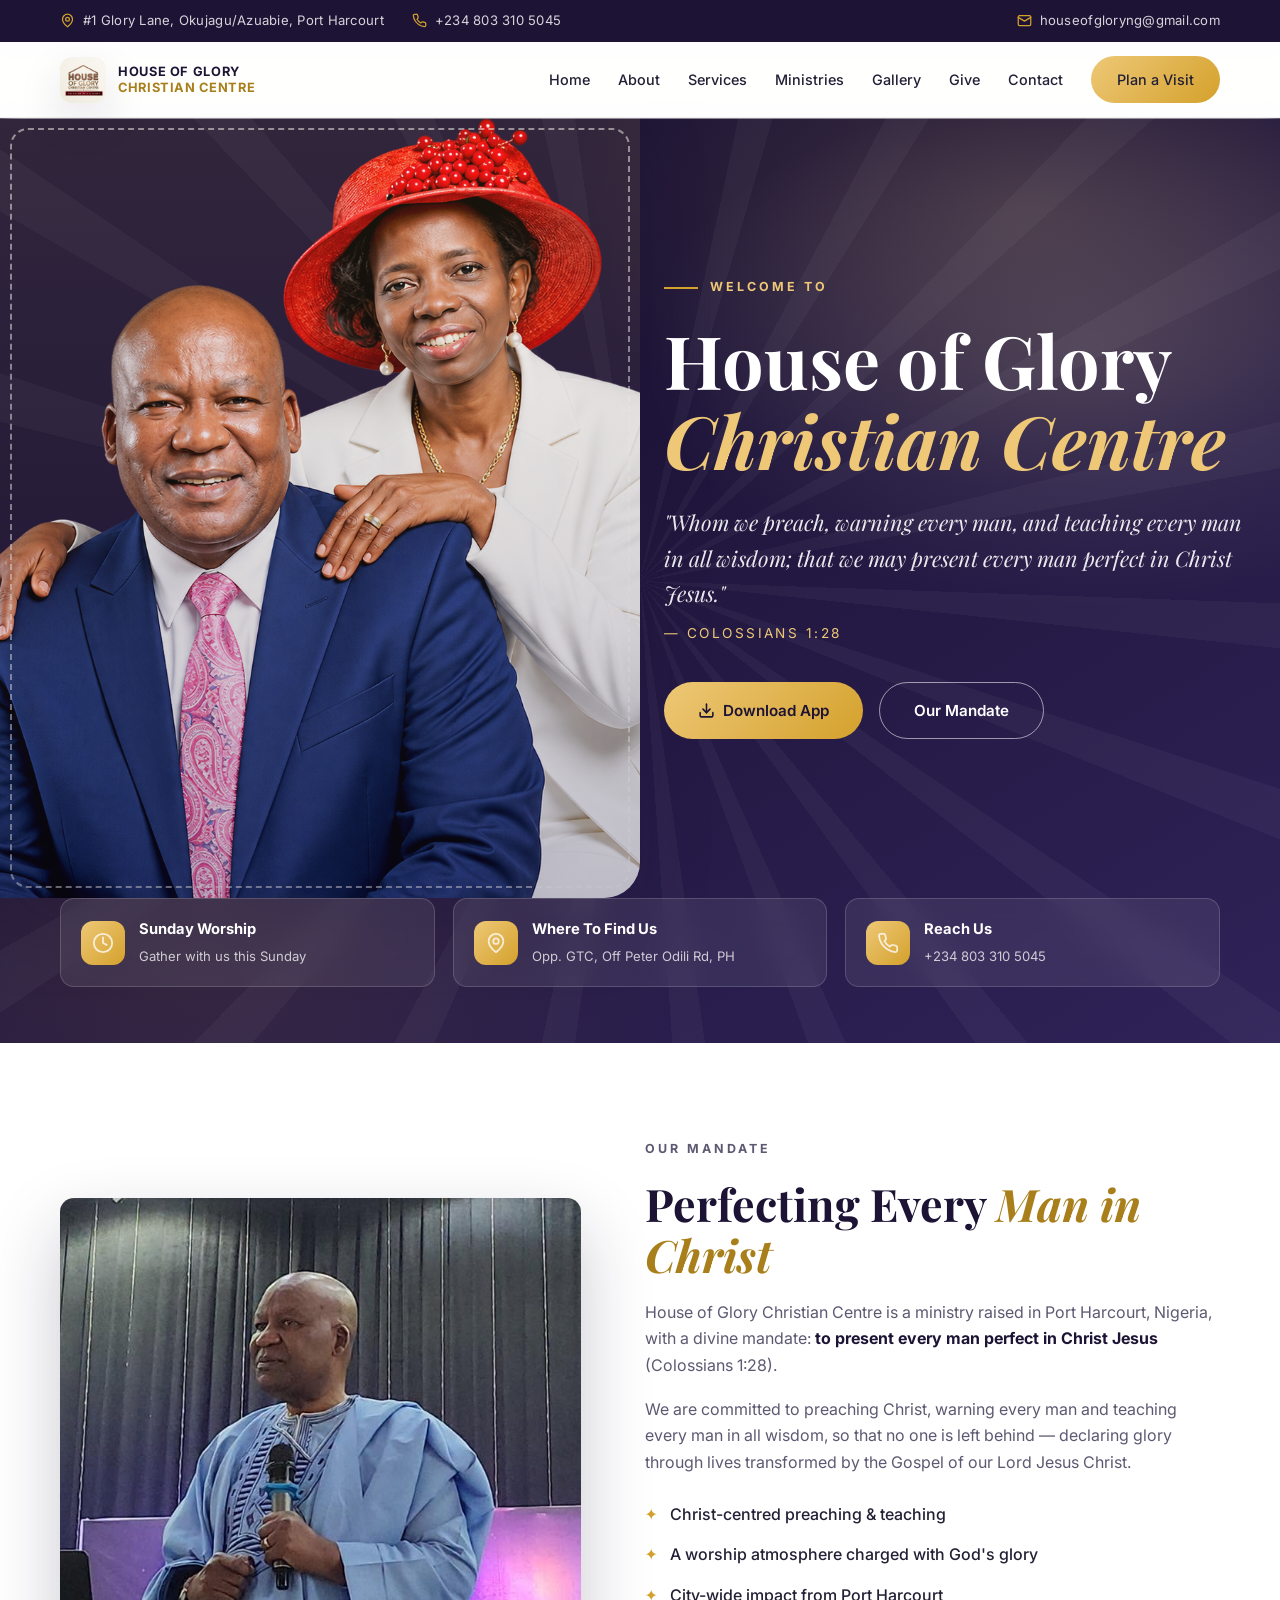
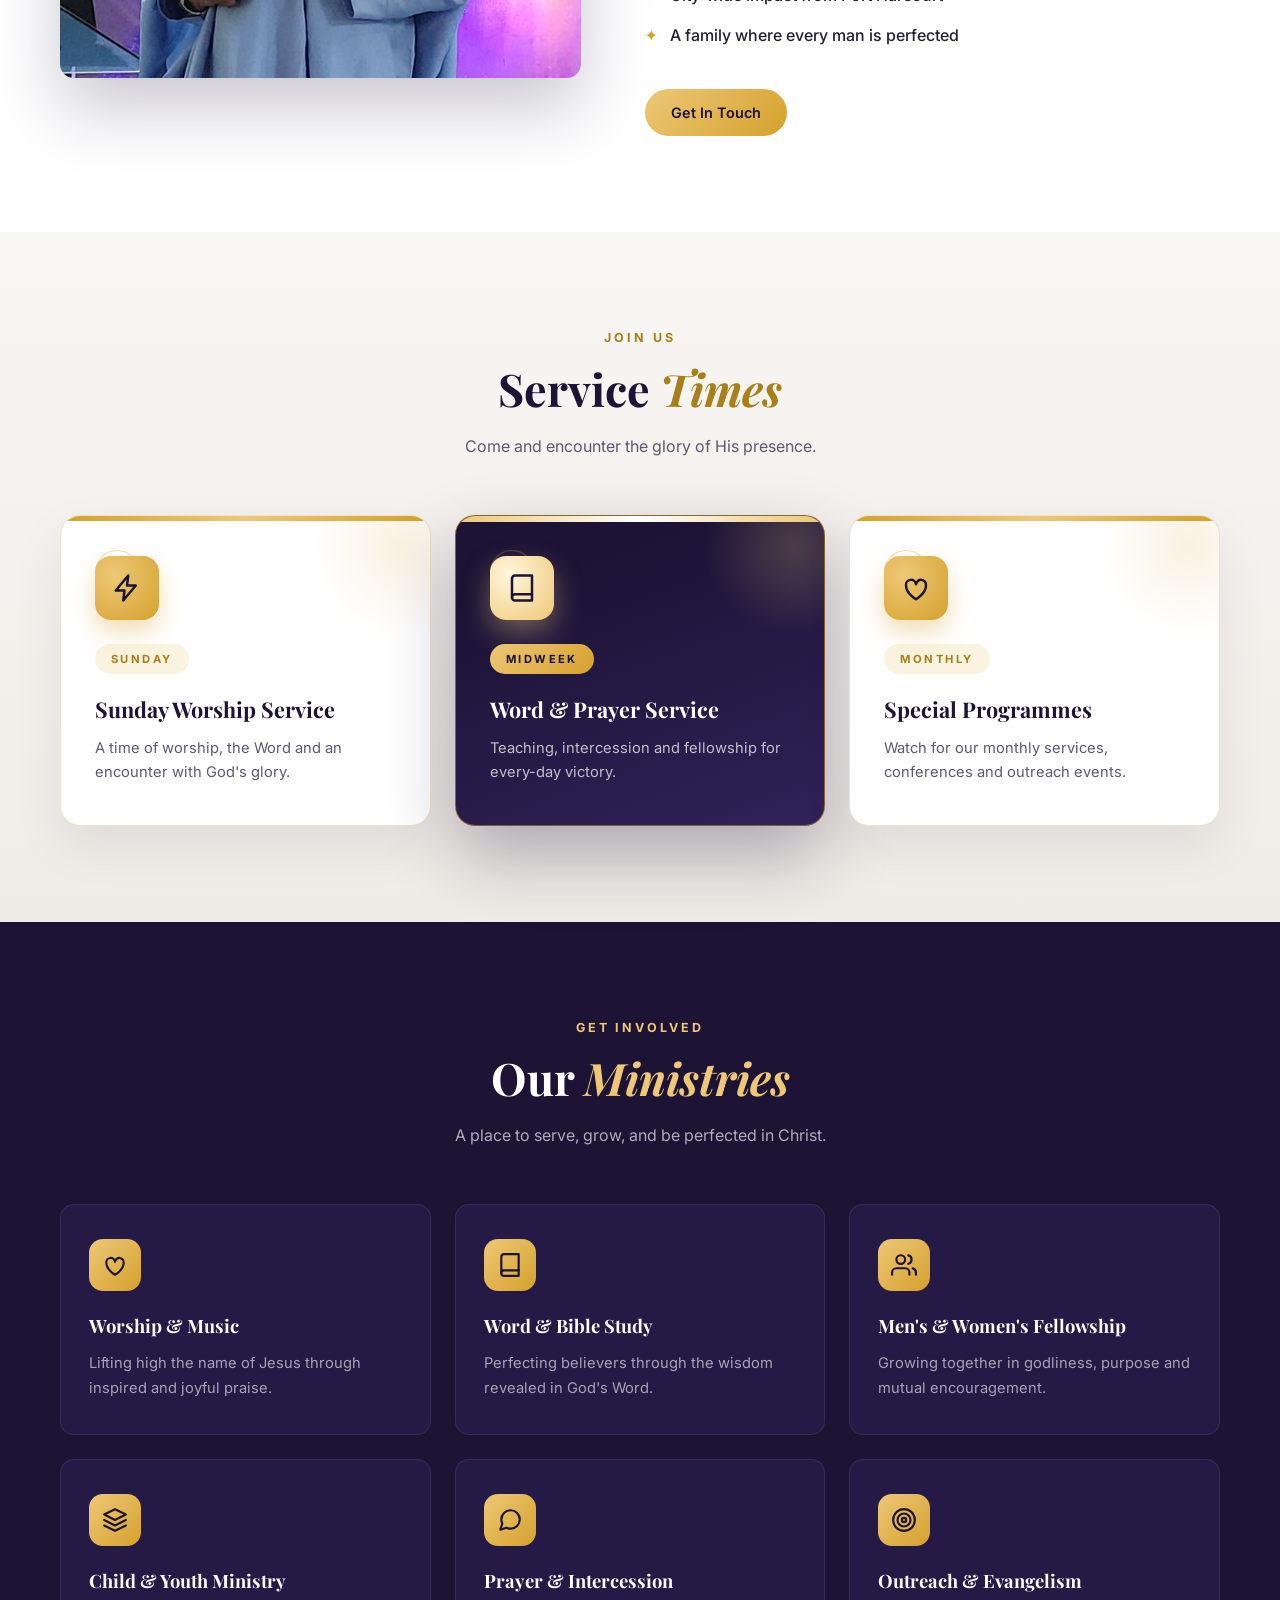
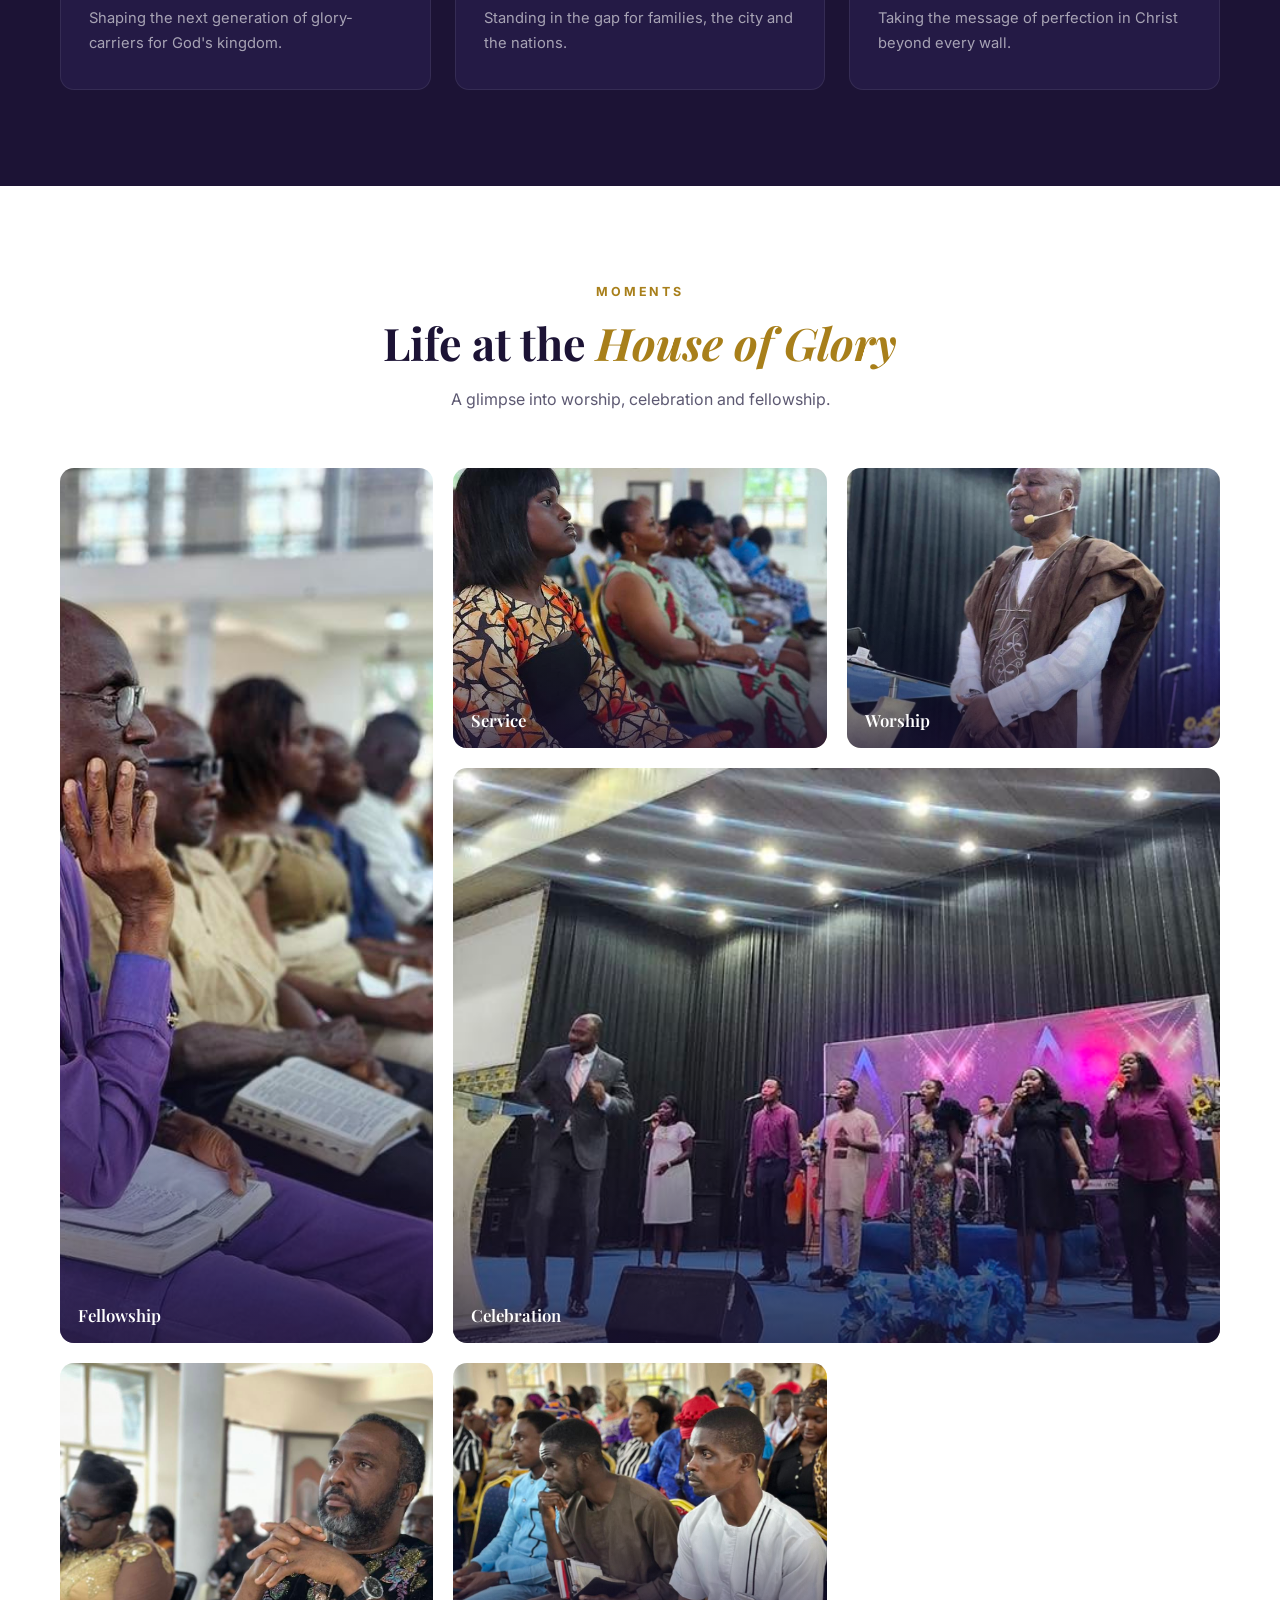
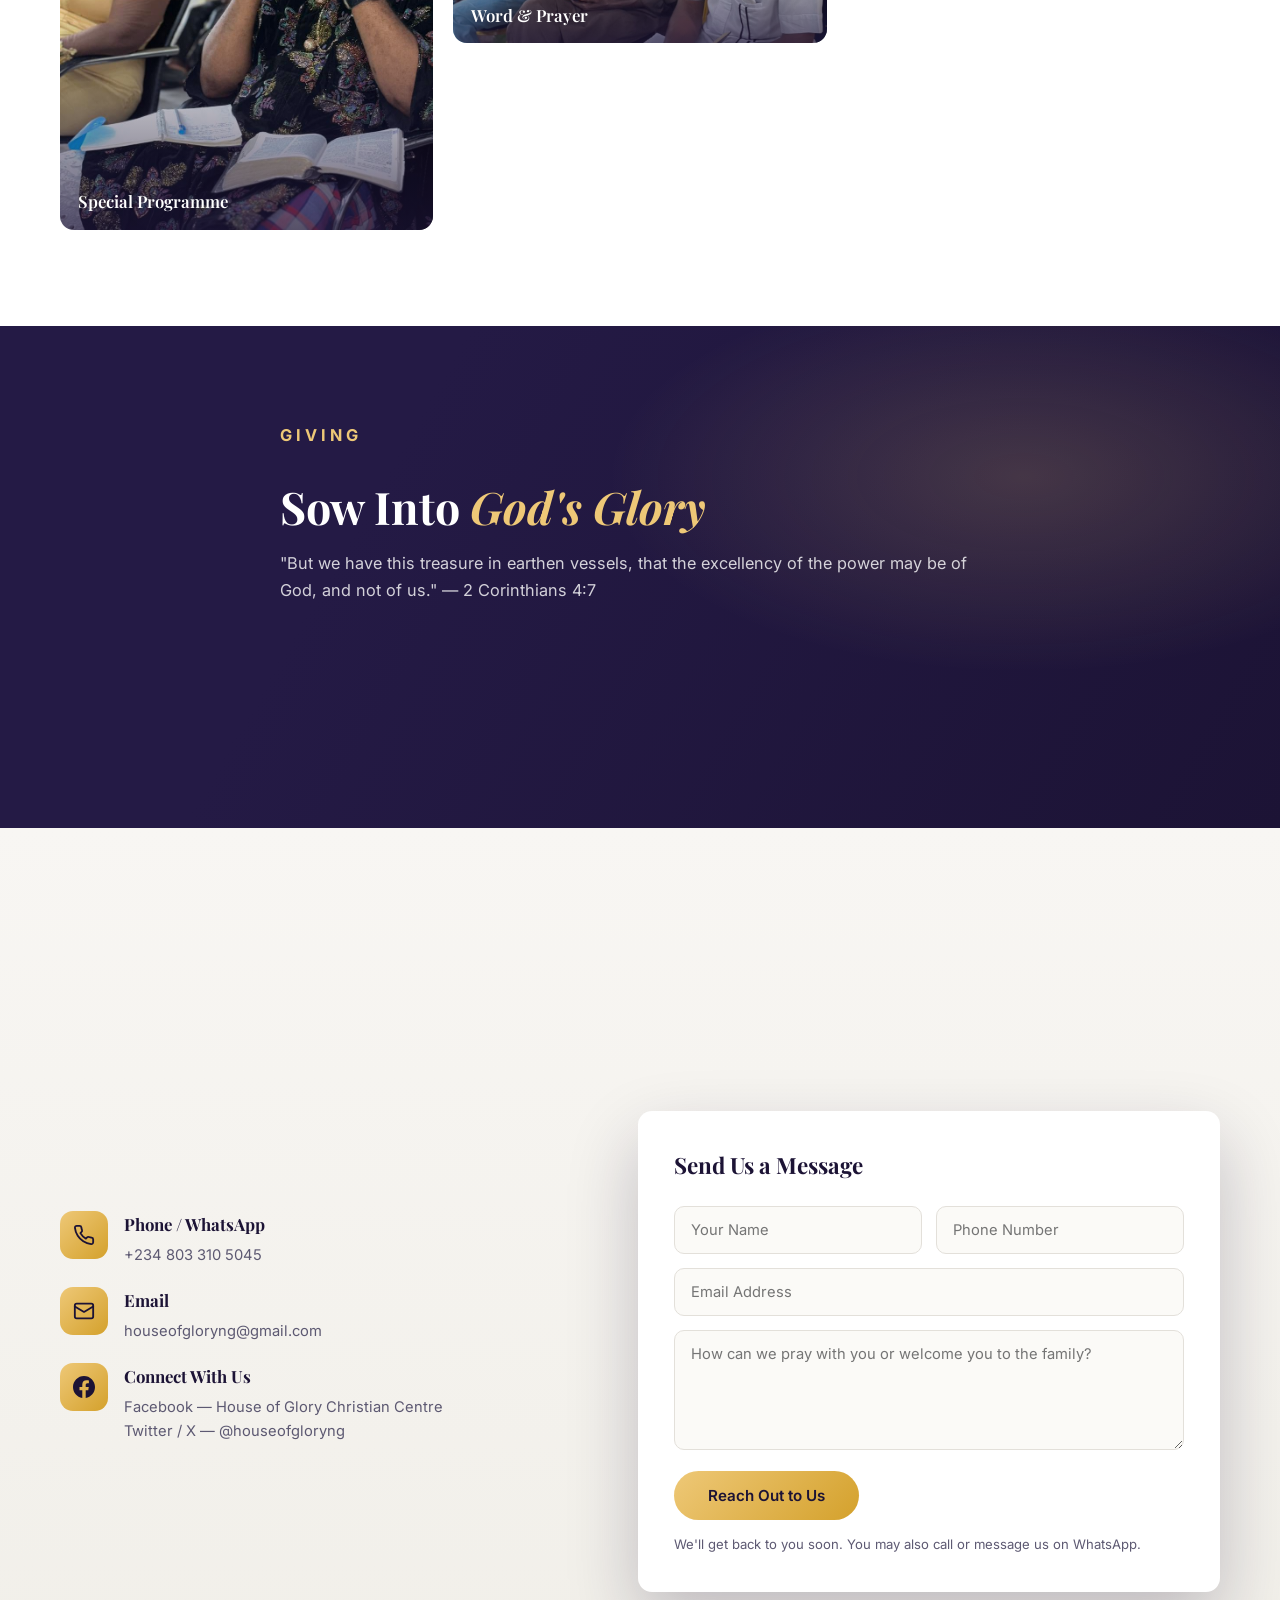
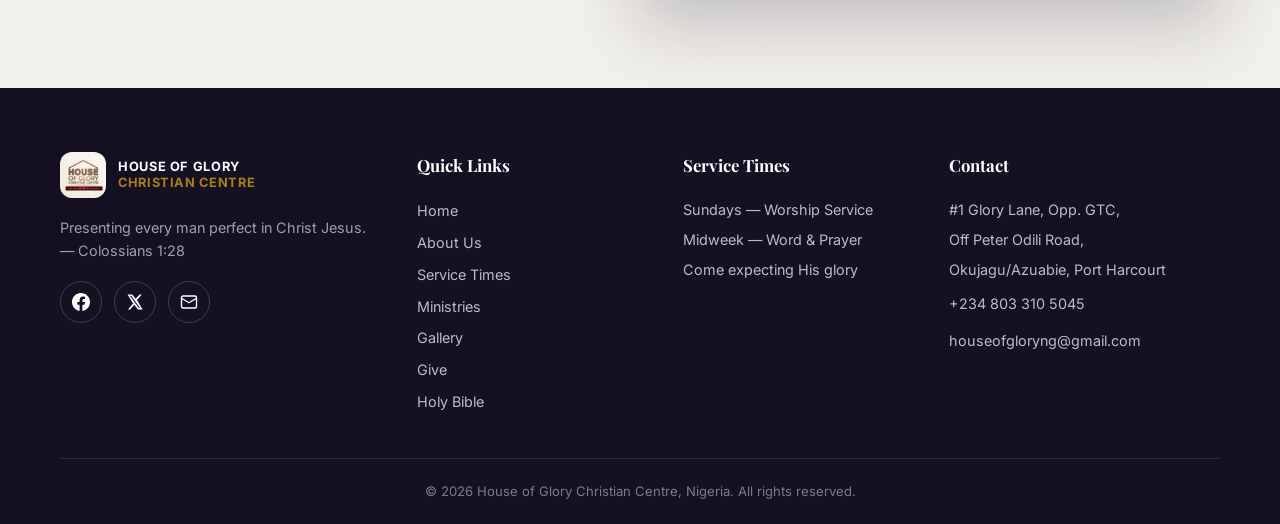
<file: index.html>
<!DOCTYPE html>
<html lang="en">
<head>
  <meta charset="UTF-8" />
  <meta name="viewport" content="width=device-width, initial-scale=1.0" />
  <title>House of Glory Christian Centre | Port Harcourt</title>
  <link rel="icon" type="image/jpeg" href="logo.jpg" />
  <meta name="description" content="House of Glory Christian Centre, Port Harcourt. Presenting every man perfect in Christ Jesus — Colossians 1:28. Join us for worship in Port Harcourt, Nigeria." />
  <meta name="theme-color" content="#1c1335" />
  <link rel="manifest" href="manifest.json" />
  <link rel="apple-touch-icon" href="apple-touch-icon.png" />
  <link rel="apple-touch-startup-image" href="img/splash/apple-splash-1320x2868.jpg" media="(device-width: 440px) and (device-height: 956px) and (-webkit-device-pixel-ratio: 3)">
  <link rel="apple-touch-startup-image" href="img/splash/apple-splash-1290x2796.jpg" media="(device-width: 430px) and (device-height: 932px) and (-webkit-device-pixel-ratio: 3)">
  <link rel="apple-touch-startup-image" href="img/splash/apple-splash-1284x2778.jpg" media="(device-width: 428px) and (device-height: 926px) and (-webkit-device-pixel-ratio: 3)">
  <link rel="apple-touch-startup-image" href="img/splash/apple-splash-1242x2688.jpg" media="(device-width: 414px) and (device-height: 896px) and (-webkit-device-pixel-ratio: 3)">
  <link rel="apple-touch-startup-image" href="img/splash/apple-splash-1179x2556.jpg" media="(device-width: 393px) and (device-height: 852px) and (-webkit-device-pixel-ratio: 3)">
  <link rel="apple-touch-startup-image" href="img/splash/apple-splash-1170x2532.jpg" media="(device-width: 390px) and (device-height: 844px) and (-webkit-device-pixel-ratio: 3)">
  <link rel="apple-touch-startup-image" href="img/splash/apple-splash-1125x2436.jpg" media="(device-width: 375px) and (device-height: 812px) and (-webkit-device-pixel-ratio: 3)">
  <link rel="apple-touch-startup-image" href="img/splash/apple-splash-828x1792.jpg" media="(device-width: 414px) and (device-height: 896px) and (-webkit-device-pixel-ratio: 2)">
  <link rel="apple-touch-startup-image" href="img/splash/apple-splash-750x1334.jpg" media="(device-width: 375px) and (device-height: 667px) and (-webkit-device-pixel-ratio: 2)">
  <link rel="apple-touch-startup-image" href="img/splash/apple-splash-2048x2732.jpg" media="(device-width: 1024px) and (device-height: 1366px) and (-webkit-device-pixel-ratio: 2)">
  <link rel="apple-touch-startup-image" href="img/splash/apple-splash-1668x2388.jpg" media="(device-width: 834px) and (device-height: 1194px) and (-webkit-device-pixel-ratio: 2)">
  <link rel="apple-touch-startup-image" href="img/splash/apple-splash-1640x2360.jpg" media="(device-width: 820px) and (device-height: 1180px) and (-webkit-device-pixel-ratio: 2)">
  <link rel="apple-touch-startup-image" href="img/splash/apple-splash-1536x2048.jpg" media="(device-width: 768px) and (device-height: 1024px) and (-webkit-device-pixel-ratio: 2)">
  <meta name="mobile-web-app-capable" content="yes">
  <meta name="apple-mobile-web-app-capable" content="yes">
  <meta name="apple-mobile-web-app-status-bar-style" content="black-translucent">
  <meta name="apple-mobile-web-app-title" content="House of Glory">
  <link rel="preconnect" href="https://fonts.googleapis.com" />
  <link rel="preconnect" href="https://fonts.gstatic.com" crossorigin />
  <link href="https://fonts.googleapis.com/css2?family=Playfair+Display:ital,wght@0,500;0,700;1,500&family=Inter:wght@300;400;500;600;700&display=swap" rel="stylesheet" />
  <link rel="stylesheet" href="css/styles.css" />
</head>
<body>

  <!-- Top bar -->
  <div class="topbar">
    <div class="container topbar-inner">
      <div class="topbar-item">
        <svg viewBox="0 0 24 24" fill="none" stroke="currentColor" stroke-width="2" stroke-linecap="round" stroke-linejoin="round"><path d="M20 10c0 6-8 12-8 12s-8-6-8-12a8 8 0 0 1 16 0Z"/><circle cx="12" cy="10" r="3"/></svg>
        <span>#1 Glory Lane, Okujagu/Azuabie, Port Harcourt</span>
      </div>
      <div class="topbar-item">
        <svg viewBox="0 0 24 24" fill="none" stroke="currentColor" stroke-width="2" stroke-linecap="round" stroke-linejoin="round"><path d="M22 16.92v3a2 2 0 0 1-2.18 2 19.79 19.79 0 0 1-8.63-3.07 19.5 19.5 0 0 1-6-6 19.79 19.79 0 0 1-3.07-8.67A2 2 0 0 1 4.11 2h3a2 2 0 0 1 2 1.72 12.84 12.84 0 0 0 .7 2.81 2 2 0 0 1-.45 2.11L8.09 9.91a16 16 0 0 0 6 6l1.27-1.27a2 2 0 0 1 2.11-.45 12.84 12.84 0 0 0 2.81.7A2 2 0 0 1 22 16.92z"/></svg>
        <span><a href="tel:+2348033105045">+234 803 310 5045</a></span>
      </div>
      <a class="topbar-item topbar-link" href="mailto:houseofgloryng@gmail.com">
        <svg viewBox="0 0 24 24" fill="none" stroke="currentColor" stroke-width="2" stroke-linecap="round" stroke-linejoin="round"><rect x="2" y="4" width="20" height="16" rx="2"/><path d="m22 7-10 6L2 7"/></svg>
        <span>houseofgloryng@gmail.com</span>
      </a>
    </div>
  </div>

  <!-- Navigation -->
  <header class="nav" id="nav">
    <div class="container nav-inner">
      <a href="index.html" class="brand">
        <img src="logo.jpg" alt="House of Glory Christian Centre logo" class="brand-logo" />
        <span class="brand-text">House of Glory<br /><em>Christian Centre</em></span>
      </a>
      <nav class="nav-links" id="navLinks">
        <a href="index.html">Home</a>
        <a href="about.html">About</a>
        <a href="services.html">Services</a>
        <a href="ministries.html">Ministries</a>
        <a href="gallery.html">Gallery</a>
        <a href="give.html">Give</a>
        <a href="contact.html">Contact</a>
        <a href="contact.html" class="btn btn-primary nav-cta">Plan a Visit</a>
      </nav>
      <button class="nav-toggle" id="navToggle" aria-label="Toggle navigation">
        <span></span><span></span><span></span>
      </button>
    </div>
  </header>

  <!-- Hero -->
  <section class="hero" id="home">
    <div class="hero-rays" aria-hidden="true"></div>
    <div class="hero-glow" aria-hidden="true"></div>
    <div class="container hero-grid">
      <div class="hero-media reveal">
        <img src="images/h.png" alt="Pastor and his wife at House of Glory Christian Centre" />
      </div>
      <div class="hero-content">
        <p class="hero-eyebrow reveal">Welcome to</p>
        <h1 class="hero-title reveal">
          House of Glory <br /><em>Christian Centre</em>
        </h1>
        <p class="hero-scripture reveal">
          "Whom we preach, warning every man, and teaching every man in all wisdom;
          that we may present every man perfect in Christ Jesus."
        </p>
        <p class="hero-reference reveal">— Colossians 1:28</p>
        <div class="hero-actions reveal">
          <a href="#" class="btn btn-primary btn-lg" data-install-app aria-haspopup="dialog">
            <svg width="17" height="17" viewBox="0 0 24 24" fill="none" stroke="currentColor" stroke-width="2.2" stroke-linecap="round" stroke-linejoin="round"><path d="M21 15v4a2 2 0 0 1-2 2H5a2 2 0 0 1-2-2v-4"/><path d="M7 10l5 5 5-5"/><path d="M12 15V3"/></svg>
            Download App
          </a>
          <a href="about.html" class="btn btn-ghost btn-lg">Our Mandate</a>
        </div>
      </div>
    </div>
    <div class="container hero-ticker reveal">
      <div class="ticker-card">
        <span class="ticker-icon">
          <svg viewBox="0 0 24 24" fill="none" stroke="currentColor" stroke-width="2" stroke-linecap="round" stroke-linejoin="round"><circle cx="12" cy="12" r="10"/><polyline points="12 6 12 12 16 14"/></svg>
        </span>
        <div>
          <strong>Sunday Worship</strong>
          <span>Gather with us this Sunday</span>
        </div>
      </div>
      <div class="ticker-card">
        <span class="ticker-icon">
          <svg viewBox="0 0 24 24" fill="none" stroke="currentColor" stroke-width="2" stroke-linecap="round" stroke-linejoin="round"><path d="M20 10c0 6-8 12-8 12s-8-6-8-12a8 8 0 0 1 16 0Z"/><circle cx="12" cy="10" r="3"/></svg>
        </span>
        <div>
          <strong>Where To Find Us</strong>
          <span>Opp. GTC, Off Peter Odili Rd, PH</span>
        </div>
      </div>
      <div class="ticker-card">
        <span class="ticker-icon">
          <svg viewBox="0 0 24 24" fill="none" stroke="currentColor" stroke-width="2" stroke-linecap="round" stroke-linejoin="round"><path d="M22 16.92v3a2 2 0 0 1-2.18 2 19.79 19.79 0 0 1-8.63-3.07 19.5 19.5 0 0 1-6-6 19.79 19.79 0 0 1-3.07-8.67A2 2 0 0 1 4.11 2h3a2 2 0 0 1 2 1.72 12.84 12.84 0 0 0 .7 2.81 2 2 0 0 1-.45 2.11L8.09 9.91a16 16 0 0 0 6 6l1.27-1.27a2 2 0 0 1 2.11-.45 12.84 12.84 0 0 0 2.81.7A2 2 0 0 1 22 16.92z"/></svg>
        </span>
        <div>
          <strong>Reach Us</strong>
          <span>+234 803 310 5045</span>
        </div>
      </div>
    </div>
  </section>

  <!-- About / Mandate -->
  <section class="about section" id="about">
    <div class="container about-grid">
      <div class="about-visual reveal">
        <img src="1.jpg" alt="House of Glory Christian Centre" loading="lazy" />
      </div>
      <div class="about-text">
        <p class="section-eyebrow reveal">Our Mandate</p>
        <h2 class="section-title reveal">Perfecting Every <em>Man in Christ</em></h2>
        <p class="reveal">
          House of Glory Christian Centre is a ministry raised in Port Harcourt,
          Nigeria, with a divine mandate: <strong>to present every man perfect in Christ Jesus</strong> (Colossians 1:28).
        </p>
        <p class="reveal">
          We are committed to preaching Christ, warning every man and teaching every man
          in all wisdom, so that no one is left behind — declaring glory through lives
          transformed by the Gospel of our Lord Jesus Christ.
        </p>
        <ul class="about-list">
          <li class="reveal"><span>✦</span> Christ-centred preaching &amp; teaching</li>
          <li class="reveal"><span>✦</span> A worship atmosphere charged with God's glory</li>
          <li class="reveal"><span>✦</span> City-wide impact from Port Harcourt</li>
          <li class="reveal"><span>✦</span> A family where every man is perfected</li>
        </ul>
        <a href="about.html" class="btn btn-primary reveal">Get In Touch</a>
      </div>
    </div>
  </section>

  <!-- Services -->
  <section class="services section" id="services">
    <div class="container">
      <div class="section-head center">
        <p class="section-eyebrow reveal">Join Us</p>
        <h2 class="section-title reveal">Service <em>Times</em></h2>
        <p class="section-sub reveal">Come and encounter the glory of His presence.</p>
      </div>
      <div class="services-grid">
        <article class="service-card reveal">
          <span class="card-ornament" aria-hidden="true"></span>
          <span class="card-icon">
            <svg viewBox="0 0 24 24" fill="none" stroke="currentColor" stroke-width="2" stroke-linecap="round" stroke-linejoin="round"><path d="M13 2 3 14h7l-1 8 10-12h-7l1-8Z"/></svg>
          </span>
          <span class="service-day">Sunday</span>
          <h3>Sunday Worship Service</h3>
          <p class="service-desc">A time of worship, the Word and an encounter with God's glory.</p>
        </article>
        <article class="service-card featured reveal">
          <span class="card-ornament" aria-hidden="true"></span>
          <span class="card-icon">
            <svg viewBox="0 0 24 24" fill="none" stroke="currentColor" stroke-width="2" stroke-linecap="round" stroke-linejoin="round"><path d="M4 19.5A2.5 2.5 0 0 1 6.5 17H20V2H6.5A2.5 2.5 0 0 0 4 4.5v15z"/><path d="M4 19.5A2.5 2.5 0 0 0 6.5 22H20v-5"/></svg>
          </span>
          <span class="service-day">Midweek</span>
          <h3>Word &amp; Prayer Service</h3>
          <p class="service-desc">Teaching, intercession and fellowship for every-day victory.</p>
        </article>
        <article class="service-card reveal">
          <span class="card-ornament" aria-hidden="true"></span>
          <span class="card-icon">
            <svg viewBox="0 0 24 24" fill="none" stroke="currentColor" stroke-width="2" stroke-linecap="round" stroke-linejoin="round"><path d="M12 21s-8-4.5-8-11a4 4 0 0 1 8-1 4 4 0 0 1 8 1c0 6.5-8 11-8 11Z"/></svg>
          </span>
          <span class="service-day">Monthly</span>
          <h3>Special Programmes</h3>
          <p class="service-desc">Watch for our monthly services, conferences and outreach events.</p>
        </article>
      </div>
    </div>
  </section>

  <!-- Ministries -->
  <section class="ministries section" id="ministries">
    <div class="container">
      <div class="section-head center">
        <p class="section-eyebrow reveal">Get Involved</p>
        <h2 class="section-title reveal">Our <em>Ministries</em></h2>
        <p class="section-sub reveal">A place to serve, grow, and be perfected in Christ.</p>
      </div>
      <div class="ministries-grid">
        <article class="ministry reveal">
          <span class="ministry-icon">
            <svg viewBox="0 0 24 24" fill="none" stroke="currentColor" stroke-width="2" stroke-linecap="round" stroke-linejoin="round"><path d="M12 21s-8-4.5-8-11a4 4 0 0 1 8-1 4 4 0 0 1 8 1c0 6.5-8 11-8 11Z"/></svg>
          </span>
          <h3>Worship &amp; Music</h3>
          <p>Lifting high the name of Jesus through inspired and joyful praise.</p>
        </article>
        <article class="ministry reveal">
          <span class="ministry-icon">
            <svg viewBox="0 0 24 24" fill="none" stroke="currentColor" stroke-width="2" stroke-linecap="round" stroke-linejoin="round"><path d="M4 19.5A2.5 2.5 0 0 1 6.5 17H20V2H6.5A2.5 2.5 0 0 0 4 4.5v15z"/><path d="M4 19.5A2.5 2.5 0 0 0 6.5 22H20v-5"/></svg>
          </span>
          <h3>Word &amp; Bible Study</h3>
          <p>Perfecting believers through the wisdom revealed in God's Word.</p>
        </article>
        <article class="ministry reveal">
          <span class="ministry-icon">
            <svg viewBox="0 0 24 24" fill="none" stroke="currentColor" stroke-width="2" stroke-linecap="round" stroke-linejoin="round"><path d="M17 21v-2a4 4 0 0 0-4-4H5a4 4 0 0 0-4 4v2"/><circle cx="9" cy="7" r="4"/><path d="M23 21v-2a4 4 0 0 0-3-3.87"/><path d="M16 3.13a4 4 0 0 1 0 7.75"/></svg>
          </span>
          <h3>Men's &amp; Women's Fellowship</h3>
          <p>Growing together in godliness, purpose and mutual encouragement.</p>
        </article>
        <article class="ministry reveal">
          <span class="ministry-icon">
            <svg viewBox="0 0 24 24" fill="none" stroke="currentColor" stroke-width="2" stroke-linecap="round" stroke-linejoin="round"><path d="M12 2 2 7l10 5 10-5-10-5Z"/><path d="M2 17l10 5 10-5"/><path d="M2 12l10 5 10-5"/></svg>
          </span>
          <h3>Child &amp; Youth Ministry</h3>
          <p>Shaping the next generation of glory-carriers for God's kingdom.</p>
        </article>
        <article class="ministry reveal">
          <span class="ministry-icon">
            <svg viewBox="0 0 24 24" fill="none" stroke="currentColor" stroke-width="2" stroke-linecap="round" stroke-linejoin="round"><path d="M21 11.5a8.38 8.38 0 0 1-8.5 8.5 8.5 8.5 0 0 1-3.8-.9L3 21l1.9-5.7a8.38 8.38 0 0 1-.9-3.8 8.5 8.5 0 0 1 8.5-8.5 8.38 8.38 0 0 1 8.5 8.5Z"/></svg>
          </span>
          <h3>Prayer &amp; Intercession</h3>
          <p>Standing in the gap for families, the city and the nations.</p>
        </article>
        <article class="ministry reveal">
          <span class="ministry-icon">
            <svg viewBox="0 0 24 24" fill="none" stroke="currentColor" stroke-width="2" stroke-linecap="round" stroke-linejoin="round"><circle cx="12" cy="12" r="10"/><circle cx="12" cy="12" r="6"/><circle cx="12" cy="12" r="2"/></svg>
          </span>
          <h3>Outreach &amp; Evangelism</h3>
          <p>Taking the message of perfection in Christ beyond every wall.</p>
        </article>
      </div>
    </div>
  </section>

  <!-- Gallery -->
  <section class="gallery section" id="gallery">
    <div class="container">
      <div class="section-head center">
        <p class="section-eyebrow reveal">Moments</p>
        <h2 class="section-title reveal">Life at the <em>House of Glory</em></h2>
        <p class="section-sub reveal">A glimpse into worship, celebration and fellowship.</p>
      </div>
      <div class="gallery-grid">
        <figure class="gallery-item tall reveal">
          <img src="2.jpg" alt="Fellowship at House of Glory Christian Centre" loading="lazy" />
          <figcaption>Fellowship</figcaption>
        </figure>
        <figure class="gallery-item reveal">
          <img src="3.jpg" alt="Church gathering" loading="lazy" />
          <figcaption>Service</figcaption>
        </figure>
        <figure class="gallery-item wide reveal">
          <img src="5.jpg" alt="Celebration at House of Glory" loading="lazy" />
          <figcaption>Celebration</figcaption>
        </figure>
        <figure class="gallery-item tall reveal">
          <img src="6.jpg" alt="Special programme at House of Glory" loading="lazy" />
          <figcaption>Special Programme</figcaption>
        </figure>
        <figure class="gallery-item reveal">
          <img src="7.jpg" alt="Worship at House of Glory" loading="lazy" />
          <figcaption>Worship</figcaption>
        </figure>
        <figure class="gallery-item reveal">
          <img src="8.jpg" alt="Bible study at House of Glory" loading="lazy" />
          <figcaption>Word &amp; Prayer</figcaption>
        </figure>
      </div>
    </div>
  </section>

  <!-- Quote / Give -->
  <section class="give section" id="give">
    <div class="give-glow" aria-hidden="true"></div>
    <div class="container give-inner">
      <p class="section-eyebrow reveal">Giving</p>
      <h2 class="section-title light reveal">Sow Into <em>God's Glory</em></h2>
      <p class="reveal">
        "But we have this treasure in earthen vessels, that the excellency of the
        power may be of God, and not of us." — 2 Corinthians 4:7
      </p>
      <form class="give-form reveal" id="giveForm">
        <select name="offering" required>
          <option value="">Select an offering</option>
          <option>Sunday Tithe</option>
          <option>First Fruit / Thanksgiving</option>
          <option>Building &amp; Project Partnership</option>
          <option>Mission &amp; Outreach</option>
          <option>Seed of Faith</option>
        </select>
        <button type="submit" class="btn btn-primary btn-lg">Proceed to Give</button>
      </form>
      <p class="give-note reveal" id="giveNote">Kindly contact the church office for our official giving account details.</p>
    </div>
  </section>

  <!-- Contact -->
  <section class="contact section" id="contact">
    <div class="container">
      <div class="section-head center">
        <p class="section-eyebrow reveal">Reach Us</p>
        <h2 class="section-title reveal">Visit &amp; <em>Contact</em></h2>
        <p class="section-sub reveal">We would be honoured to welcome you to the House of Glory.</p>
      </div>
      <div class="contact-grid">
        <div class="contact-info">
          <div class="contact-item reveal">
            <span class="contact-icon">
              <svg viewBox="0 0 24 24" fill="none" stroke="currentColor" stroke-width="2" stroke-linecap="round" stroke-linejoin="round"><path d="M20 10c0 6-8 12-8 12s-8-6-8-12a8 8 0 0 1 16 0Z"/><circle cx="12" cy="10" r="3"/></svg>
            </span>
            <div>
              <h4>Address</h4>
              <p>#1 Glory Lane, Opp. GTC, Off Peter Odili Road, Okujagu/Azuabie, Port Harcourt, Rivers State, Nigeria</p>
            </div>
          </div>
          <div class="contact-item reveal">
            <span class="contact-icon">
              <svg viewBox="0 0 24 24" fill="none" stroke="currentColor" stroke-width="2" stroke-linecap="round" stroke-linejoin="round"><path d="M22 16.92v3a2 2 0 0 1-2.18 2 19.79 19.79 0 0 1-8.63-3.07 19.5 19.5 0 0 1-6-6 19.79 19.79 0 0 1-3.07-8.67A2 2 0 0 1 4.11 2h3a2 2 0 0 1 2 1.72 12.84 12.84 0 0 0 .7 2.81 2 2 0 0 1-.45 2.11L8.09 9.91a16 16 0 0 0 6 6l1.27-1.27a2 2 0 0 1 2.11-.45 12.84 12.84 0 0 0 2.81.7A2 2 0 0 1 22 16.92z"/></svg>
            </span>
            <div>
              <h4>Phone / WhatsApp</h4>
              <p><a href="tel:+2348033105045">+234 803 310 5045</a></p>
            </div>
          </div>
          <div class="contact-item reveal">
            <span class="contact-icon">
              <svg viewBox="0 0 24 24" fill="none" stroke="currentColor" stroke-width="2" stroke-linecap="round" stroke-linejoin="round"><rect x="2" y="4" width="20" height="16" rx="2"/><path d="m22 7-10 6L2 7"/></svg>
            </span>
            <div>
              <h4>Email</h4>
              <p><a href="mailto:houseofgloryng@gmail.com">houseofgloryng@gmail.com</a></p>
            </div>
          </div>
          <div class="contact-item reveal">
            <span class="contact-icon">
              <svg viewBox="0 0 24 24" fill="currentColor"><path d="M24 12.07C24 5.41 18.63 0 12 0S0 5.41 0 12.07C0 18.1 4.39 23.09 10.13 24v-8.44H7.08v-3.49h3.05V9.41c0-3.02 1.79-4.69 4.53-4.69 1.31 0 2.68.24 2.68.24v2.97h-1.51c-1.49 0-1.96.93-1.96 1.89v2.25h3.33l-.53 3.49h-2.8V24C19.61 23.09 24 18.1 24 12.07z"/></svg>
            </span>
            <div>
              <h4>Connect With Us</h4>
              <p><a href="https://web.facebook.com/houseofgloryng/" target="_blank" rel="noopener">Facebook — House of Glory Christian Centre</a></p>
              <p><a href="https://twitter.com/houseofgloryng" target="_blank" rel="noopener">Twitter / X — @houseofgloryng</a></p>
            </div>
          </div>
        </div>
        <form class="contact-form reveal" id="contactForm">
          <h3>Send Us a Message</h3>
          <div class="form-row">
            <input type="text" name="name" placeholder="Your Name" required />
            <input type="tel" name="phone" placeholder="Phone Number" />
          </div>
          <input type="email" name="email" placeholder="Email Address" required />
          <textarea name="message" rows="5" placeholder="How can we pray with you or welcome you to the family?" required></textarea>
          <button type="submit" class="btn btn-primary btn-lg">Reach Out to Us</button>
          <p class="form-note" id="formNote">We'll get back to you soon. You may also call or message us on WhatsApp.</p>
        </form>
      </div>
    </div>
  </section>

  <!-- Footer -->
  <footer class="footer">
    <div class="container footer-grid">
      <div class="footer-brand">
        <a href="index.html" class="brand">
          <img src="logo.jpg" alt="House of Glory Christian Centre logo" class="brand-logo" />
          <span class="brand-text">House of Glory<br /><em>Christian Centre</em></span>
        </a>
        <p>Presenting every man perfect in Christ Jesus. — Colossians 1:28</p>
        <div class="footer-social">
          <a href="https://web.facebook.com/houseofgloryng/" target="_blank" rel="noopener" aria-label="Facebook">
            <svg viewBox="0 0 24 24" fill="currentColor"><path d="M24 12.07C24 5.41 18.63 0 12 0S0 5.41 0 12.07C0 18.1 4.39 23.09 10.13 24v-8.44H7.08v-3.49h3.05V9.41c0-3.02 1.79-4.69 4.53-4.69 1.31 0 2.68.24 2.68.24v2.97h-1.51c-1.49 0-1.96.93-1.96 1.89v2.25h3.33l-.53 3.49h-2.8V24C19.61 23.09 24 18.1 24 12.07z"/></svg>
          </a>
          <a href="https://twitter.com/houseofgloryng" target="_blank" rel="noopener" aria-label="Twitter">
            <svg viewBox="0 0 24 24" fill="currentColor"><path d="M18.2 2H21l-6.4 7.3L22.2 22h-6.3l-4.9-6.4L5.4 22H2.6l6.9-7.9L2 2h6.4l4.4 5.8L18.2 2Zm-1 18h1.6L6.9 3.8H5.2L17.2 20Z"/></svg>
          </a>
          <a href="mailto:houseofgloryng@gmail.com" aria-label="Email">
            <svg viewBox="0 0 24 24" fill="none" stroke="currentColor" stroke-width="1.8" stroke-linecap="round" stroke-linejoin="round"><rect x="2" y="4" width="20" height="16" rx="2"/><path d="m22 7-10 6L2 7"/></svg>
          </a>
        </div>
      </div>
      <div class="footer-col">
        <h4>Quick Links</h4>
        <a href="index.html">Home</a>
        <a href="about.html">About Us</a>
        <a href="services.html">Service Times</a>
        <a href="ministries.html">Ministries</a>
        <a href="gallery.html">Gallery</a>
        <a href="give.html">Give</a>
        <a href="bible.html">Holy Bible</a>
      </div>
      <div class="footer-col">
        <h4>Service Times</h4>
        <p>Sundays — Worship Service</p>
        <p>Midweek — Word &amp; Prayer</p>
        <p>Come expecting His glory</p>
      </div>
      <div class="footer-col">
        <h4>Contact</h4>
        <p>#1 Glory Lane, Opp. GTC,</p>
        <p>Off Peter Odili Road,</p>
        <p>Okujagu/Azuabie, Port Harcourt</p>
        <p><a href="tel:+2348033105045">+234 803 310 5045</a></p>
        <p><a href="mailto:houseofgloryng@gmail.com">houseofgloryng@gmail.com</a></p>
      </div>
    </div>
    <div class="container footer-bottom">
      <p>© <span id="year"></span> House of Glory Christian Centre, Nigeria. All rights reserved.</p>
    </div>
  </footer>

  <script src="js/main.js"></script>
</body>
</html>
</file>
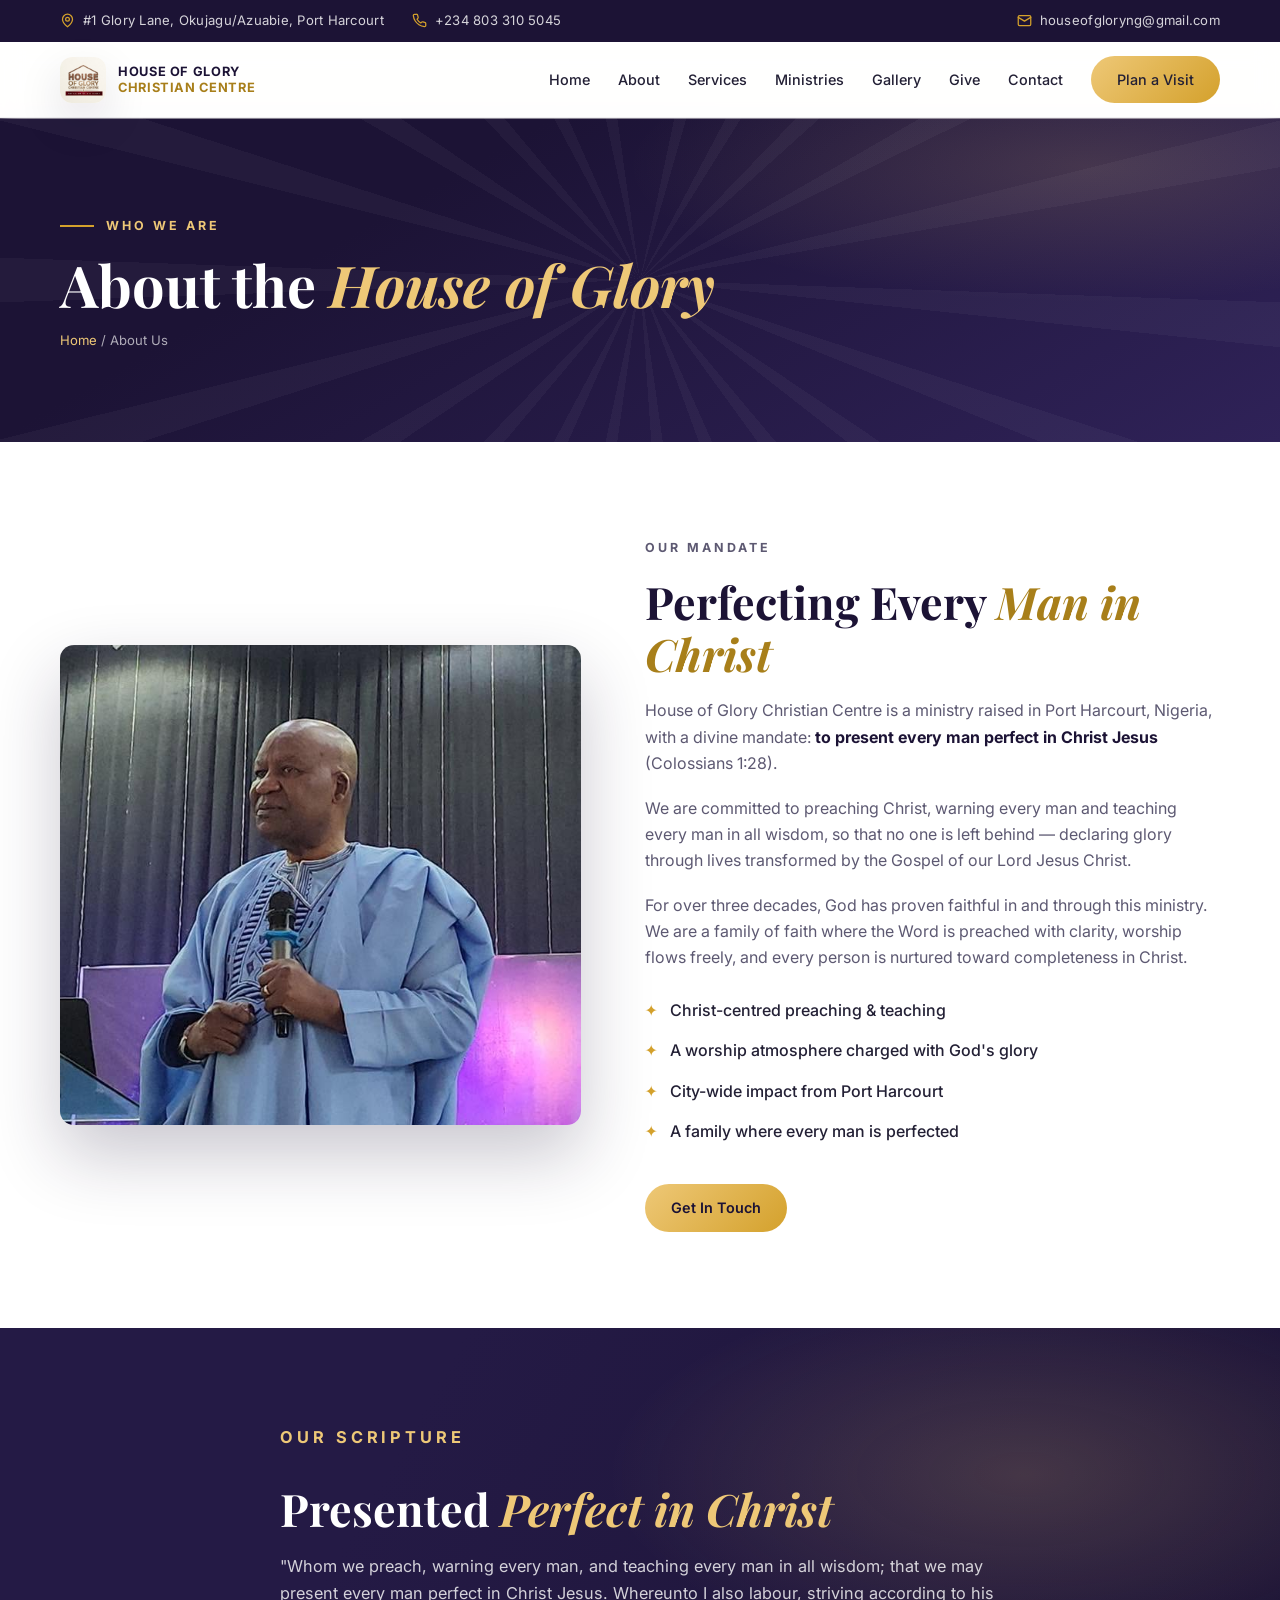
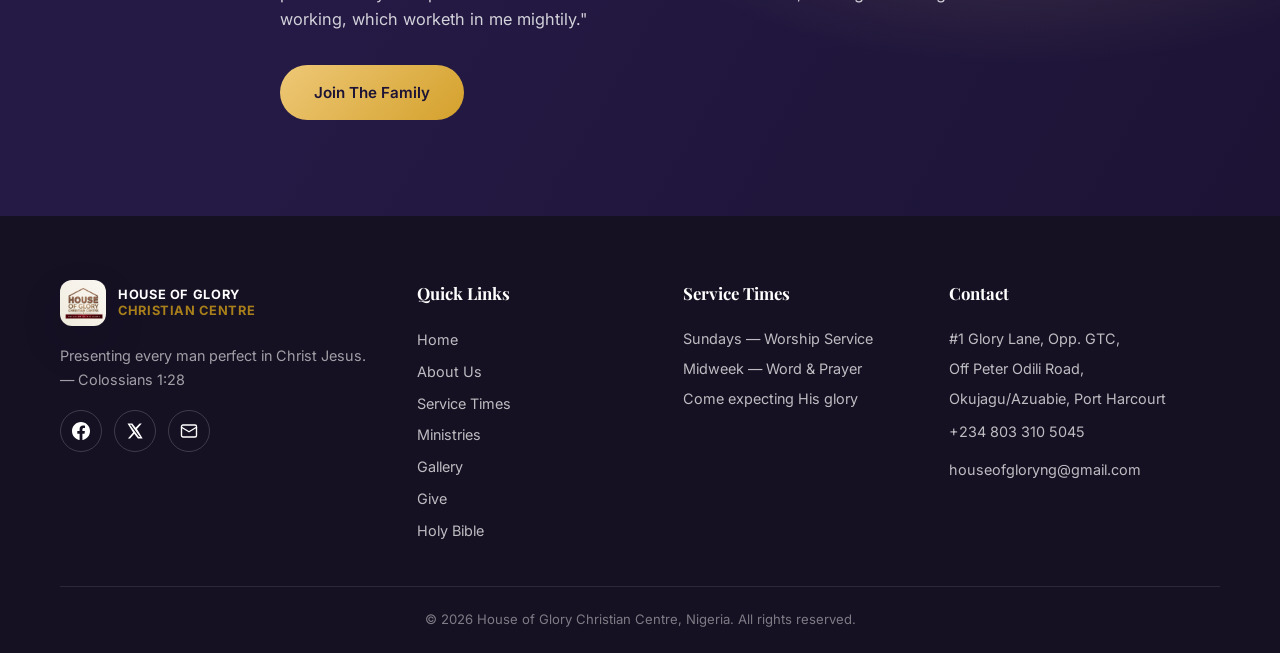
<file: about.html>
<!DOCTYPE html>
<html lang="en">
<head>
  <meta charset="UTF-8" />
  <meta name="viewport" content="width=device-width, initial-scale=1.0" />
  <title>About Us | House of Glory Christian Centre</title>
  <link rel="icon" type="image/jpeg" href="logo.jpg" />
  <meta name="description" content="Learn about House of Glory Christian Centre, Port Harcourt — our mandate to present every man perfect in Christ Jesus." />
  <meta name="theme-color" content="#1c1335" />
  <link rel="manifest" href="manifest.json" />
  <link rel="apple-touch-icon" href="apple-touch-icon.png" />
  <link rel="apple-touch-startup-image" href="img/splash/apple-splash-1320x2868.jpg" media="(device-width: 440px) and (device-height: 956px) and (-webkit-device-pixel-ratio: 3)">
  <link rel="apple-touch-startup-image" href="img/splash/apple-splash-1290x2796.jpg" media="(device-width: 430px) and (device-height: 932px) and (-webkit-device-pixel-ratio: 3)">
  <link rel="apple-touch-startup-image" href="img/splash/apple-splash-1284x2778.jpg" media="(device-width: 428px) and (device-height: 926px) and (-webkit-device-pixel-ratio: 3)">
  <link rel="apple-touch-startup-image" href="img/splash/apple-splash-1242x2688.jpg" media="(device-width: 414px) and (device-height: 896px) and (-webkit-device-pixel-ratio: 3)">
  <link rel="apple-touch-startup-image" href="img/splash/apple-splash-1179x2556.jpg" media="(device-width: 393px) and (device-height: 852px) and (-webkit-device-pixel-ratio: 3)">
  <link rel="apple-touch-startup-image" href="img/splash/apple-splash-1170x2532.jpg" media="(device-width: 390px) and (device-height: 844px) and (-webkit-device-pixel-ratio: 3)">
  <link rel="apple-touch-startup-image" href="img/splash/apple-splash-1125x2436.jpg" media="(device-width: 375px) and (device-height: 812px) and (-webkit-device-pixel-ratio: 3)">
  <link rel="apple-touch-startup-image" href="img/splash/apple-splash-828x1792.jpg" media="(device-width: 414px) and (device-height: 896px) and (-webkit-device-pixel-ratio: 2)">
  <link rel="apple-touch-startup-image" href="img/splash/apple-splash-750x1334.jpg" media="(device-width: 375px) and (device-height: 667px) and (-webkit-device-pixel-ratio: 2)">
  <link rel="apple-touch-startup-image" href="img/splash/apple-splash-2048x2732.jpg" media="(device-width: 1024px) and (device-height: 1366px) and (-webkit-device-pixel-ratio: 2)">
  <link rel="apple-touch-startup-image" href="img/splash/apple-splash-1668x2388.jpg" media="(device-width: 834px) and (device-height: 1194px) and (-webkit-device-pixel-ratio: 2)">
  <link rel="apple-touch-startup-image" href="img/splash/apple-splash-1640x2360.jpg" media="(device-width: 820px) and (device-height: 1180px) and (-webkit-device-pixel-ratio: 2)">
  <link rel="apple-touch-startup-image" href="img/splash/apple-splash-1536x2048.jpg" media="(device-width: 768px) and (device-height: 1024px) and (-webkit-device-pixel-ratio: 2)">
  <meta name="mobile-web-app-capable" content="yes">
  <meta name="apple-mobile-web-app-capable" content="yes">
  <meta name="apple-mobile-web-app-status-bar-style" content="black-translucent">
  <meta name="apple-mobile-web-app-title" content="House of Glory">  <link rel="preconnect" href="https://fonts.googleapis.com" />
  <link rel="preconnect" href="https://fonts.gstatic.com" crossorigin />
  <link href="https://fonts.googleapis.com/css2?family=Playfair+Display:ital,wght@0,500;0,700;1,500&family=Inter:wght@300;400;500;600;700&display=swap" rel="stylesheet" />
  <link rel="stylesheet" href="css/styles.css" />
</head>
<body>

  <!-- Top bar -->
  <div class="topbar">
    <div class="container topbar-inner">
      <div class="topbar-item">
        <svg viewBox="0 0 24 24" fill="none" stroke="currentColor" stroke-width="2" stroke-linecap="round" stroke-linejoin="round"><path d="M20 10c0 6-8 12-8 12s-8-6-8-12a8 8 0 0 1 16 0Z"/><circle cx="12" cy="10" r="3"/></svg>
        <span>#1 Glory Lane, Okujagu/Azuabie, Port Harcourt</span>
      </div>
      <div class="topbar-item">
        <svg viewBox="0 0 24 24" fill="none" stroke="currentColor" stroke-width="2" stroke-linecap="round" stroke-linejoin="round"><path d="M22 16.92v3a2 2 0 0 1-2.18 2 19.79 19.79 0 0 1-8.63-3.07 19.5 19.5 0 0 1-6-6 19.79 19.79 0 0 1-3.07-8.67A2 2 0 0 1 4.11 2h3a2 2 0 0 1 2 1.72 12.84 12.84 0 0 0 .7 2.81 2 2 0 0 1-.45 2.11L8.09 9.91a16 16 0 0 0 6 6l1.27-1.27a2 2 0 0 1 2.11-.45 12.84 12.84 0 0 0 2.81.7A2 2 0 0 1 22 16.92z"/></svg>
        <span><a href="tel:+2348033105045">+234 803 310 5045</a></span>
      </div>
      <a class="topbar-item topbar-link" href="mailto:houseofgloryng@gmail.com">
        <svg viewBox="0 0 24 24" fill="none" stroke="currentColor" stroke-width="2" stroke-linecap="round" stroke-linejoin="round"><rect x="2" y="4" width="20" height="16" rx="2"/><path d="m22 7-10 6L2 7"/></svg>
        <span>houseofgloryng@gmail.com</span>
      </a>
    </div>
  </div>

  <!-- Navigation -->
  <header class="nav" id="nav">
    <div class="container nav-inner">
      <a href="index.html" class="brand">
        <img src="logo.jpg" alt="House of Glory Christian Centre logo" class="brand-logo" />
        <span class="brand-text">House of Glory<br /><em>Christian Centre</em></span>
      </a>
      <nav class="nav-links" id="navLinks">
        <a href="index.html">Home</a>
        <a href="about.html">About</a>
        <a href="services.html">Services</a>
        <a href="ministries.html">Ministries</a>
        <a href="gallery.html">Gallery</a>
        <a href="give.html">Give</a>
        <a href="contact.html">Contact</a>
        <a href="contact.html" class="btn btn-primary nav-cta">Plan a Visit</a>
      </nav>
      <button class="nav-toggle" id="navToggle" aria-label="Toggle navigation">
        <span></span><span></span><span></span>
      </button>
    </div>
  </header>

  <!-- Page hero -->
  <section class="page-hero">
    <div class="hero-rays" aria-hidden="true"></div>
    <div class="container page-hero-inner">
      <p class="page-eyebrow reveal">Who We Are</p>
      <h1 class="page-title reveal">About the <em>House of Glory</em></h1>
      <p class="page-crumb reveal"><a href="index.html">Home</a> / About Us</p>
    </div>
  </section>

  <!-- About -->
  <section class="about section">
    <div class="container about-grid">
      <div class="about-visual reveal">
        <img src="1.jpg" alt="House of Glory Christian Centre" loading="lazy" />
      </div>
      <div class="about-text">
        <p class="section-eyebrow reveal">Our Mandate</p>
        <h2 class="section-title reveal">Perfecting Every <em>Man in Christ</em></h2>
        <p class="reveal">
          House of Glory Christian Centre is a ministry raised in Port Harcourt,
          Nigeria, with a divine mandate: <strong>to present every man perfect in Christ Jesus</strong> (Colossians 1:28).
        </p>
        <p class="reveal">
          We are committed to preaching Christ, warning every man and teaching every man
          in all wisdom, so that no one is left behind — declaring glory through lives
          transformed by the Gospel of our Lord Jesus Christ.
        </p>
        <p class="reveal">
          For over three decades, God has proven faithful in and through this ministry.
          We are a family of faith where the Word is preached with clarity, worship
          flows freely, and every person is nurtured toward completeness in Christ.
        </p>
        <ul class="about-list">
          <li class="reveal"><span>✦</span> Christ-centred preaching &amp; teaching</li>
          <li class="reveal"><span>✦</span> A worship atmosphere charged with God's glory</li>
          <li class="reveal"><span>✦</span> City-wide impact from Port Harcourt</li>
          <li class="reveal"><span>✦</span> A family where every man is perfected</li>
        </ul>
        <a href="contact.html" class="btn btn-primary reveal">Get In Touch</a>
      </div>
    </div>
  </section>

  <!-- Mandate quote -->
  <section class="give section">
    <div class="give-glow" aria-hidden="true"></div>
    <div class="container give-inner">
      <p class="section-eyebrow reveal">Our Scripture</p>
      <h2 class="section-title light reveal">Presented <em>Perfect in Christ</em></h2>
      <p class="reveal">
        "Whom we preach, warning every man, and teaching every man in all wisdom;
        that we may present every man perfect in Christ Jesus. Whereunto I also labour,
        striving according to his working, which worketh in me mightily."
      </p>
      <a href="contact.html" class="btn btn-primary btn-lg reveal">Join The Family</a>
    </div>
  </section>

  <!-- Footer -->
  <footer class="footer">
    <div class="container footer-grid">
      <div class="footer-brand">
        <a href="index.html" class="brand">
          <img src="logo.jpg" alt="House of Glory Christian Centre logo" class="brand-logo" />
          <span class="brand-text">House of Glory<br /><em>Christian Centre</em></span>
        </a>
        <p>Presenting every man perfect in Christ Jesus. — Colossians 1:28</p>
        <div class="footer-social">
          <a href="https://web.facebook.com/houseofgloryng/" target="_blank" rel="noopener" aria-label="Facebook">
            <svg viewBox="0 0 24 24" fill="currentColor"><path d="M24 12.07C24 5.41 18.63 0 12 0S0 5.41 0 12.07C0 18.1 4.39 23.09 10.13 24v-8.44H7.08v-3.49h3.05V9.41c0-3.02 1.79-4.69 4.53-4.69 1.31 0 2.68.24 2.68.24v2.97h-1.51c-1.49 0-1.96.93-1.96 1.89v2.25h3.33l-.53 3.49h-2.8V24C19.61 23.09 24 18.1 24 12.07z"/></svg>
          </a>
          <a href="https://twitter.com/houseofgloryng" target="_blank" rel="noopener" aria-label="Twitter">
            <svg viewBox="0 0 24 24" fill="currentColor"><path d="M18.2 2H21l-6.4 7.3L22.2 22h-6.3l-4.9-6.4L5.4 22H2.6l6.9-7.9L2 2h6.4l4.4 5.8L18.2 2Zm-1 18h1.6L6.9 3.8H5.2L17.2 20Z"/></svg>
          </a>
          <a href="mailto:houseofgloryng@gmail.com" aria-label="Email">
            <svg viewBox="0 0 24 24" fill="none" stroke="currentColor" stroke-width="1.8" stroke-linecap="round" stroke-linejoin="round"><rect x="2" y="4" width="20" height="16" rx="2"/><path d="m22 7-10 6L2 7"/></svg>
          </a>
        </div>
      </div>
      <div class="footer-col">
        <h4>Quick Links</h4>
        <a href="index.html">Home</a>
        <a href="about.html">About Us</a>
        <a href="services.html">Service Times</a>
        <a href="ministries.html">Ministries</a>
        <a href="gallery.html">Gallery</a>
        <a href="give.html">Give</a>
        <a href="bible.html">Holy Bible</a>
      </div>
      <div class="footer-col">
        <h4>Service Times</h4>
        <p>Sundays — Worship Service</p>
        <p>Midweek — Word &amp; Prayer</p>
        <p>Come expecting His glory</p>
      </div>
      <div class="footer-col">
        <h4>Contact</h4>
        <p>#1 Glory Lane, Opp. GTC,</p>
        <p>Off Peter Odili Road,</p>
        <p>Okujagu/Azuabie, Port Harcourt</p>
        <p><a href="tel:+2348033105045">+234 803 310 5045</a></p>
        <p><a href="mailto:houseofgloryng@gmail.com">houseofgloryng@gmail.com</a></p>
      </div>
    </div>
    <div class="container footer-bottom">
      <p>© <span id="year"></span> House of Glory Christian Centre, Nigeria. All rights reserved.</p>
    </div>
  </footer>

  <script src="js/main.js"></script>
</body>
</html>
</file>
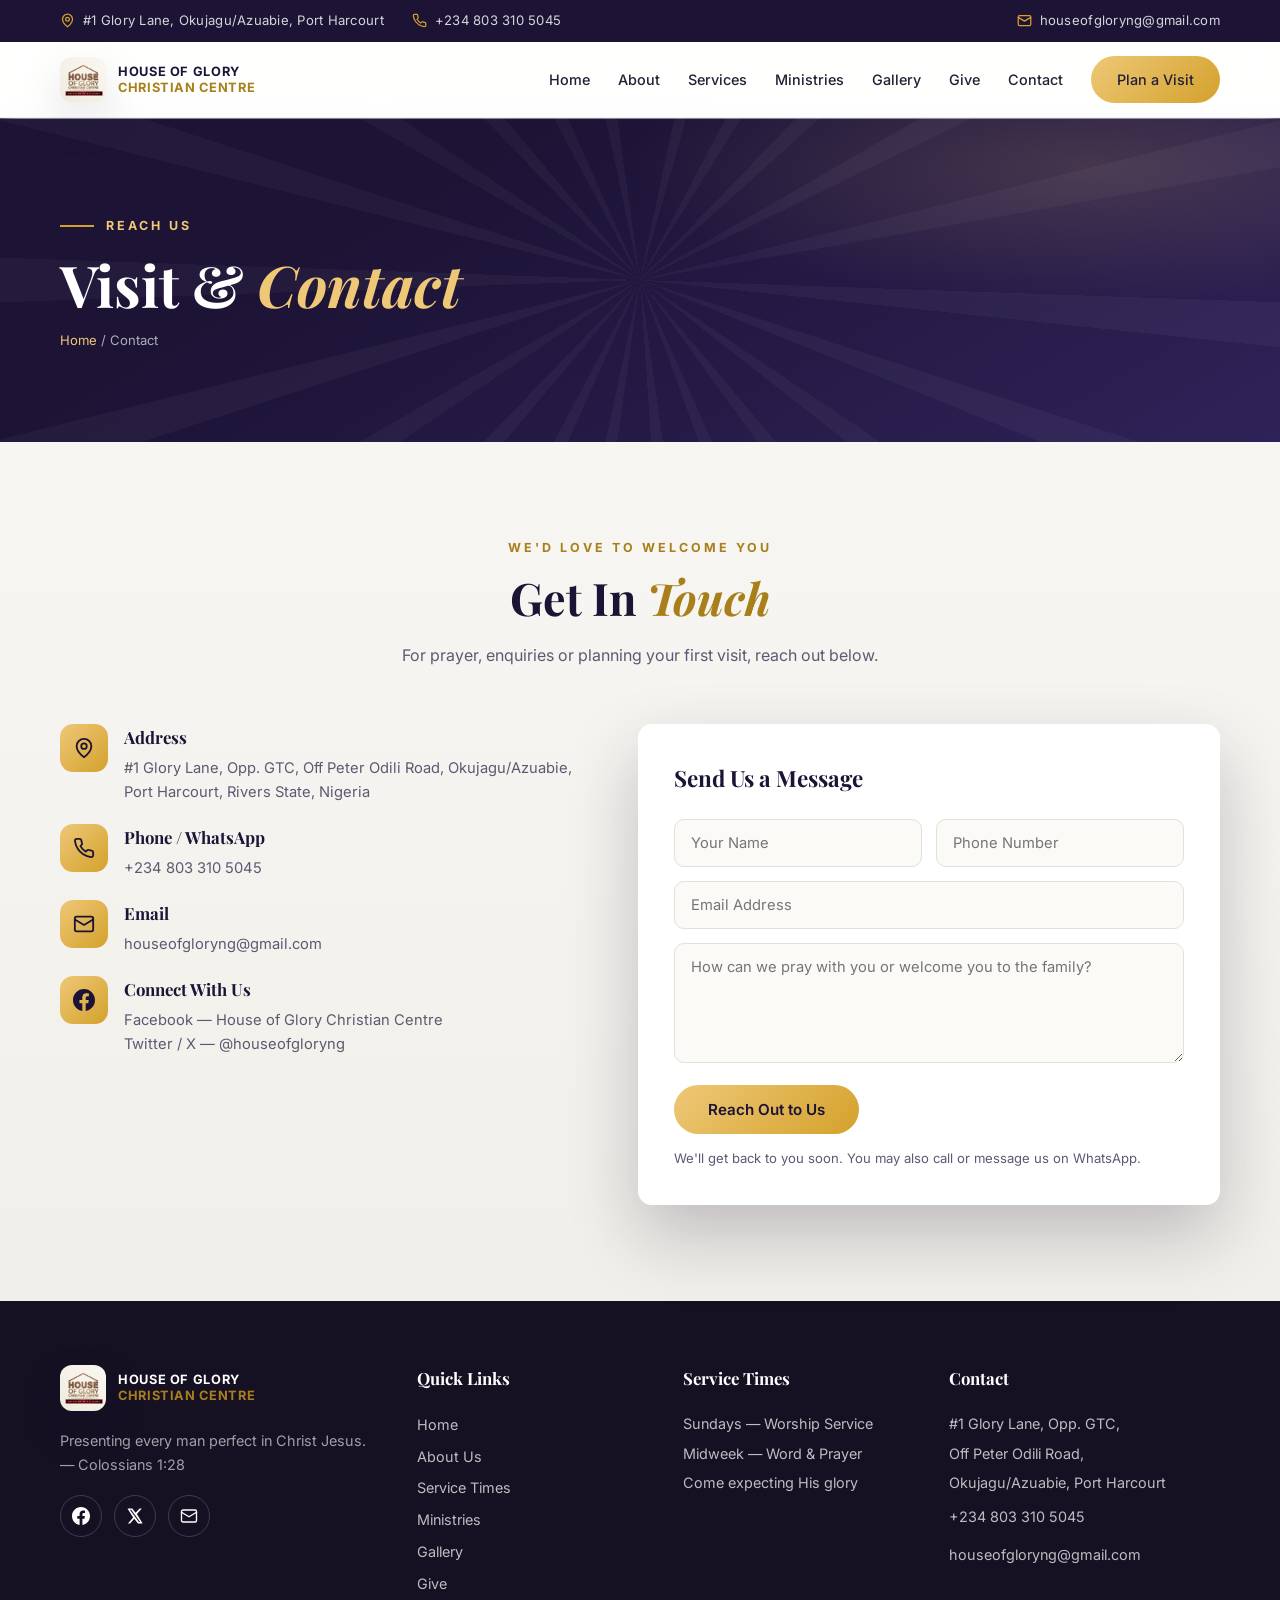
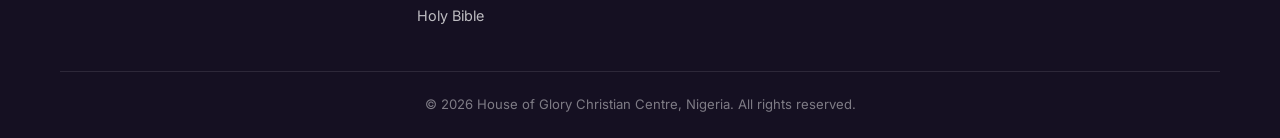
<file: contact.html>
<!DOCTYPE html>
<html lang="en">
<head>
  <meta charset="UTF-8" />
  <meta name="viewport" content="width=device-width, initial-scale=1.0" />
  <title>Contact | House of Glory Christian Centre</title>
  <link rel="icon" type="image/jpeg" href="logo.jpg" />
  <meta name="description" content="Visit or contact House of Glory Christian Centre at #1 Glory Lane, Okujagu/Azuabie, Port Harcourt. We would love to welcome you." />
  <meta name="theme-color" content="#1c1335" />
  <link rel="manifest" href="manifest.json" />
  <link rel="apple-touch-icon" href="apple-touch-icon.png" />
  <link rel="apple-touch-startup-image" href="img/splash/apple-splash-1320x2868.jpg" media="(device-width: 440px) and (device-height: 956px) and (-webkit-device-pixel-ratio: 3)">
  <link rel="apple-touch-startup-image" href="img/splash/apple-splash-1290x2796.jpg" media="(device-width: 430px) and (device-height: 932px) and (-webkit-device-pixel-ratio: 3)">
  <link rel="apple-touch-startup-image" href="img/splash/apple-splash-1284x2778.jpg" media="(device-width: 428px) and (device-height: 926px) and (-webkit-device-pixel-ratio: 3)">
  <link rel="apple-touch-startup-image" href="img/splash/apple-splash-1242x2688.jpg" media="(device-width: 414px) and (device-height: 896px) and (-webkit-device-pixel-ratio: 3)">
  <link rel="apple-touch-startup-image" href="img/splash/apple-splash-1179x2556.jpg" media="(device-width: 393px) and (device-height: 852px) and (-webkit-device-pixel-ratio: 3)">
  <link rel="apple-touch-startup-image" href="img/splash/apple-splash-1170x2532.jpg" media="(device-width: 390px) and (device-height: 844px) and (-webkit-device-pixel-ratio: 3)">
  <link rel="apple-touch-startup-image" href="img/splash/apple-splash-1125x2436.jpg" media="(device-width: 375px) and (device-height: 812px) and (-webkit-device-pixel-ratio: 3)">
  <link rel="apple-touch-startup-image" href="img/splash/apple-splash-828x1792.jpg" media="(device-width: 414px) and (device-height: 896px) and (-webkit-device-pixel-ratio: 2)">
  <link rel="apple-touch-startup-image" href="img/splash/apple-splash-750x1334.jpg" media="(device-width: 375px) and (device-height: 667px) and (-webkit-device-pixel-ratio: 2)">
  <link rel="apple-touch-startup-image" href="img/splash/apple-splash-2048x2732.jpg" media="(device-width: 1024px) and (device-height: 1366px) and (-webkit-device-pixel-ratio: 2)">
  <link rel="apple-touch-startup-image" href="img/splash/apple-splash-1668x2388.jpg" media="(device-width: 834px) and (device-height: 1194px) and (-webkit-device-pixel-ratio: 2)">
  <link rel="apple-touch-startup-image" href="img/splash/apple-splash-1640x2360.jpg" media="(device-width: 820px) and (device-height: 1180px) and (-webkit-device-pixel-ratio: 2)">
  <link rel="apple-touch-startup-image" href="img/splash/apple-splash-1536x2048.jpg" media="(device-width: 768px) and (device-height: 1024px) and (-webkit-device-pixel-ratio: 2)">
  <meta name="mobile-web-app-capable" content="yes">
  <meta name="apple-mobile-web-app-capable" content="yes">
  <meta name="apple-mobile-web-app-status-bar-style" content="black-translucent">
  <meta name="apple-mobile-web-app-title" content="House of Glory">  <link rel="preconnect" href="https://fonts.googleapis.com" />
  <link rel="preconnect" href="https://fonts.gstatic.com" crossorigin />
  <link href="https://fonts.googleapis.com/css2?family=Playfair+Display:ital,wght@0,500;0,700;1,500&family=Inter:wght@300;400;500;600;700&display=swap" rel="stylesheet" />
  <link rel="stylesheet" href="css/styles.css" />
</head>
<body>

  <!-- Top bar -->
  <div class="topbar">
    <div class="container topbar-inner">
      <div class="topbar-item">
        <svg viewBox="0 0 24 24" fill="none" stroke="currentColor" stroke-width="2" stroke-linecap="round" stroke-linejoin="round"><path d="M20 10c0 6-8 12-8 12s-8-6-8-12a8 8 0 0 1 16 0Z"/><circle cx="12" cy="10" r="3"/></svg>
        <span>#1 Glory Lane, Okujagu/Azuabie, Port Harcourt</span>
      </div>
      <div class="topbar-item">
        <svg viewBox="0 0 24 24" fill="none" stroke="currentColor" stroke-width="2" stroke-linecap="round" stroke-linejoin="round"><path d="M22 16.92v3a2 2 0 0 1-2.18 2 19.79 19.79 0 0 1-8.63-3.07 19.5 19.5 0 0 1-6-6 19.79 19.79 0 0 1-3.07-8.67A2 2 0 0 1 4.11 2h3a2 2 0 0 1 2 1.72 12.84 12.84 0 0 0 .7 2.81 2 2 0 0 1-.45 2.11L8.09 9.91a16 16 0 0 0 6 6l1.27-1.27a2 2 0 0 1 2.11-.45 12.84 12.84 0 0 0 2.81.7A2 2 0 0 1 22 16.92z"/></svg>
        <span><a href="tel:+2348033105045">+234 803 310 5045</a></span>
      </div>
      <a class="topbar-item topbar-link" href="mailto:houseofgloryng@gmail.com">
        <svg viewBox="0 0 24 24" fill="none" stroke="currentColor" stroke-width="2" stroke-linecap="round" stroke-linejoin="round"><rect x="2" y="4" width="20" height="16" rx="2"/><path d="m22 7-10 6L2 7"/></svg>
        <span>houseofgloryng@gmail.com</span>
      </a>
    </div>
  </div>

  <!-- Navigation -->
  <header class="nav" id="nav">
    <div class="container nav-inner">
      <a href="index.html" class="brand">
        <img src="logo.jpg" alt="House of Glory Christian Centre logo" class="brand-logo" />
        <span class="brand-text">House of Glory<br /><em>Christian Centre</em></span>
      </a>
      <nav class="nav-links" id="navLinks">
        <a href="index.html">Home</a>
        <a href="about.html">About</a>
        <a href="services.html">Services</a>
        <a href="ministries.html">Ministries</a>
        <a href="gallery.html">Gallery</a>
        <a href="give.html">Give</a>
        <a href="contact.html">Contact</a>
        <a href="contact.html" class="btn btn-primary nav-cta">Plan a Visit</a>
      </nav>
      <button class="nav-toggle" id="navToggle" aria-label="Toggle navigation">
        <span></span><span></span><span></span>
      </button>
    </div>
  </header>

  <!-- Page hero -->
  <section class="page-hero">
    <div class="hero-rays" aria-hidden="true"></div>
    <div class="container page-hero-inner">
      <p class="page-eyebrow reveal">Reach Us</p>
      <h1 class="page-title reveal">Visit &amp; <em>Contact</em></h1>
      <p class="page-crumb reveal"><a href="index.html">Home</a> / Contact</p>
    </div>
  </section>

  <!-- Contact -->
  <section class="contact section">
    <div class="container">
      <div class="section-head center">
        <p class="section-eyebrow reveal">We'd Love To Welcome You</p>
        <h2 class="section-title reveal">Get In <em>Touch</em></h2>
        <p class="section-sub reveal">For prayer, enquiries or planning your first visit, reach out below.</p>
      </div>
      <div class="contact-grid">
        <div class="contact-info">
          <div class="contact-item reveal">
            <span class="contact-icon">
              <svg viewBox="0 0 24 24" fill="none" stroke="currentColor" stroke-width="2" stroke-linecap="round" stroke-linejoin="round"><path d="M20 10c0 6-8 12-8 12s-8-6-8-12a8 8 0 0 1 16 0Z"/><circle cx="12" cy="10" r="3"/></svg>
            </span>
            <div>
              <h4>Address</h4>
              <p>#1 Glory Lane, Opp. GTC, Off Peter Odili Road, Okujagu/Azuabie, Port Harcourt, Rivers State, Nigeria</p>
            </div>
          </div>
          <div class="contact-item reveal">
            <span class="contact-icon">
              <svg viewBox="0 0 24 24" fill="none" stroke="currentColor" stroke-width="2" stroke-linecap="round" stroke-linejoin="round"><path d="M22 16.92v3a2 2 0 0 1-2.18 2 19.79 19.79 0 0 1-8.63-3.07 19.5 19.5 0 0 1-6-6 19.79 19.79 0 0 1-3.07-8.67A2 2 0 0 1 4.11 2h3a2 2 0 0 1 2 1.72 12.84 12.84 0 0 0 .7 2.81 2 2 0 0 1-.45 2.11L8.09 9.91a16 16 0 0 0 6 6l1.27-1.27a2 2 0 0 1 2.11-.45 12.84 12.84 0 0 0 2.81.7A2 2 0 0 1 22 16.92z"/></svg>
            </span>
            <div>
              <h4>Phone / WhatsApp</h4>
              <p><a href="tel:+2348033105045">+234 803 310 5045</a></p>
            </div>
          </div>
          <div class="contact-item reveal">
            <span class="contact-icon">
              <svg viewBox="0 0 24 24" fill="none" stroke="currentColor" stroke-width="2" stroke-linecap="round" stroke-linejoin="round"><rect x="2" y="4" width="20" height="16" rx="2"/><path d="m22 7-10 6L2 7"/></svg>
            </span>
            <div>
              <h4>Email</h4>
              <p><a href="mailto:houseofgloryng@gmail.com">houseofgloryng@gmail.com</a></p>
            </div>
          </div>
          <div class="contact-item reveal">
            <span class="contact-icon">
              <svg viewBox="0 0 24 24" fill="currentColor"><path d="M24 12.07C24 5.41 18.63 0 12 0S0 5.41 0 12.07C0 18.1 4.39 23.09 10.13 24v-8.44H7.08v-3.49h3.05V9.41c0-3.02 1.79-4.69 4.53-4.69 1.31 0 2.68.24 2.68.24v2.97h-1.51c-1.49 0-1.96.93-1.96 1.89v2.25h3.33l-.53 3.49h-2.8V24C19.61 23.09 24 18.1 24 12.07z"/></svg>
            </span>
            <div>
              <h4>Connect With Us</h4>
              <p><a href="https://web.facebook.com/houseofgloryng/" target="_blank" rel="noopener">Facebook — House of Glory Christian Centre</a></p>
              <p><a href="https://twitter.com/houseofgloryng" target="_blank" rel="noopener">Twitter / X — @houseofgloryng</a></p>
            </div>
          </div>
        </div>
        <form class="contact-form reveal" id="contactForm">
          <h3>Send Us a Message</h3>
          <div class="form-row">
            <input type="text" name="name" placeholder="Your Name" required />
            <input type="tel" name="phone" placeholder="Phone Number" />
          </div>
          <input type="email" name="email" placeholder="Email Address" required />
          <textarea name="message" rows="5" placeholder="How can we pray with you or welcome you to the family?" required></textarea>
          <button type="submit" class="btn btn-primary btn-lg">Reach Out to Us</button>
          <p class="form-note" id="formNote">We'll get back to you soon. You may also call or message us on WhatsApp.</p>
        </form>
      </div>
    </div>
  </section>

  <!-- Footer -->
  <footer class="footer">
    <div class="container footer-grid">
      <div class="footer-brand">
        <a href="index.html" class="brand">
          <img src="logo.jpg" alt="House of Glory Christian Centre logo" class="brand-logo" />
          <span class="brand-text">House of Glory<br /><em>Christian Centre</em></span>
        </a>
        <p>Presenting every man perfect in Christ Jesus. — Colossians 1:28</p>
        <div class="footer-social">
          <a href="https://web.facebook.com/houseofgloryng/" target="_blank" rel="noopener" aria-label="Facebook">
            <svg viewBox="0 0 24 24" fill="currentColor"><path d="M24 12.07C24 5.41 18.63 0 12 0S0 5.41 0 12.07C0 18.1 4.39 23.09 10.13 24v-8.44H7.08v-3.49h3.05V9.41c0-3.02 1.79-4.69 4.53-4.69 1.31 0 2.68.24 2.68.24v2.97h-1.51c-1.49 0-1.96.93-1.96 1.89v2.25h3.33l-.53 3.49h-2.8V24C19.61 23.09 24 18.1 24 12.07z"/></svg>
          </a>
          <a href="https://twitter.com/houseofgloryng" target="_blank" rel="noopener" aria-label="Twitter">
            <svg viewBox="0 0 24 24" fill="currentColor"><path d="M18.2 2H21l-6.4 7.3L22.2 22h-6.3l-4.9-6.4L5.4 22H2.6l6.9-7.9L2 2h6.4l4.4 5.8L18.2 2Zm-1 18h1.6L6.9 3.8H5.2L17.2 20Z"/></svg>
          </a>
          <a href="mailto:houseofgloryng@gmail.com" aria-label="Email">
            <svg viewBox="0 0 24 24" fill="none" stroke="currentColor" stroke-width="1.8" stroke-linecap="round" stroke-linejoin="round"><rect x="2" y="4" width="20" height="16" rx="2"/><path d="m22 7-10 6L2 7"/></svg>
          </a>
        </div>
      </div>
      <div class="footer-col">
        <h4>Quick Links</h4>
        <a href="index.html">Home</a>
        <a href="about.html">About Us</a>
        <a href="services.html">Service Times</a>
        <a href="ministries.html">Ministries</a>
        <a href="gallery.html">Gallery</a>
        <a href="give.html">Give</a>
        <a href="bible.html">Holy Bible</a>
      </div>
      <div class="footer-col">
        <h4>Service Times</h4>
        <p>Sundays — Worship Service</p>
        <p>Midweek — Word &amp; Prayer</p>
        <p>Come expecting His glory</p>
      </div>
      <div class="footer-col">
        <h4>Contact</h4>
        <p>#1 Glory Lane, Opp. GTC,</p>
        <p>Off Peter Odili Road,</p>
        <p>Okujagu/Azuabie, Port Harcourt</p>
        <p><a href="tel:+2348033105045">+234 803 310 5045</a></p>
        <p><a href="mailto:houseofgloryng@gmail.com">houseofgloryng@gmail.com</a></p>
      </div>
    </div>
    <div class="container footer-bottom">
      <p>© <span id="year"></span> House of Glory Christian Centre, Nigeria. All rights reserved.</p>
    </div>
  </footer>

  <script src="js/main.js"></script>
</body>
</html>
</file>
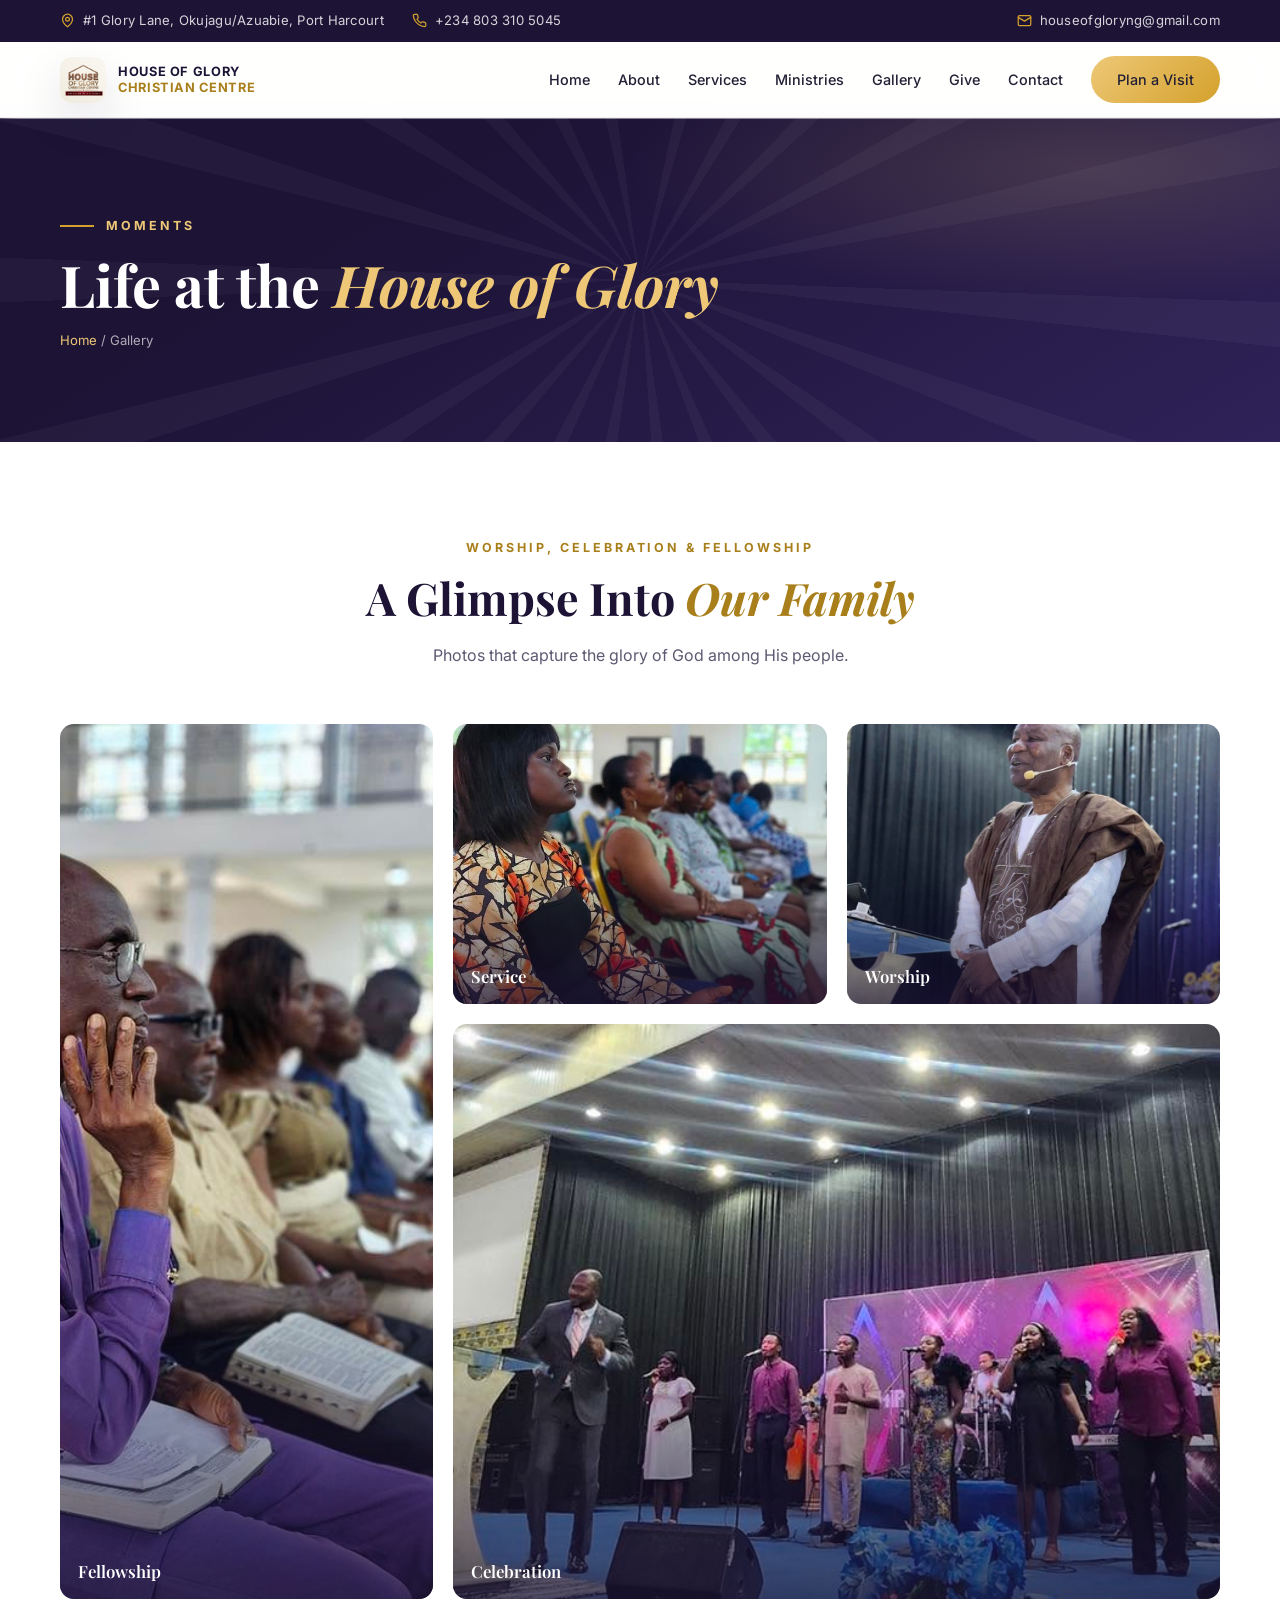
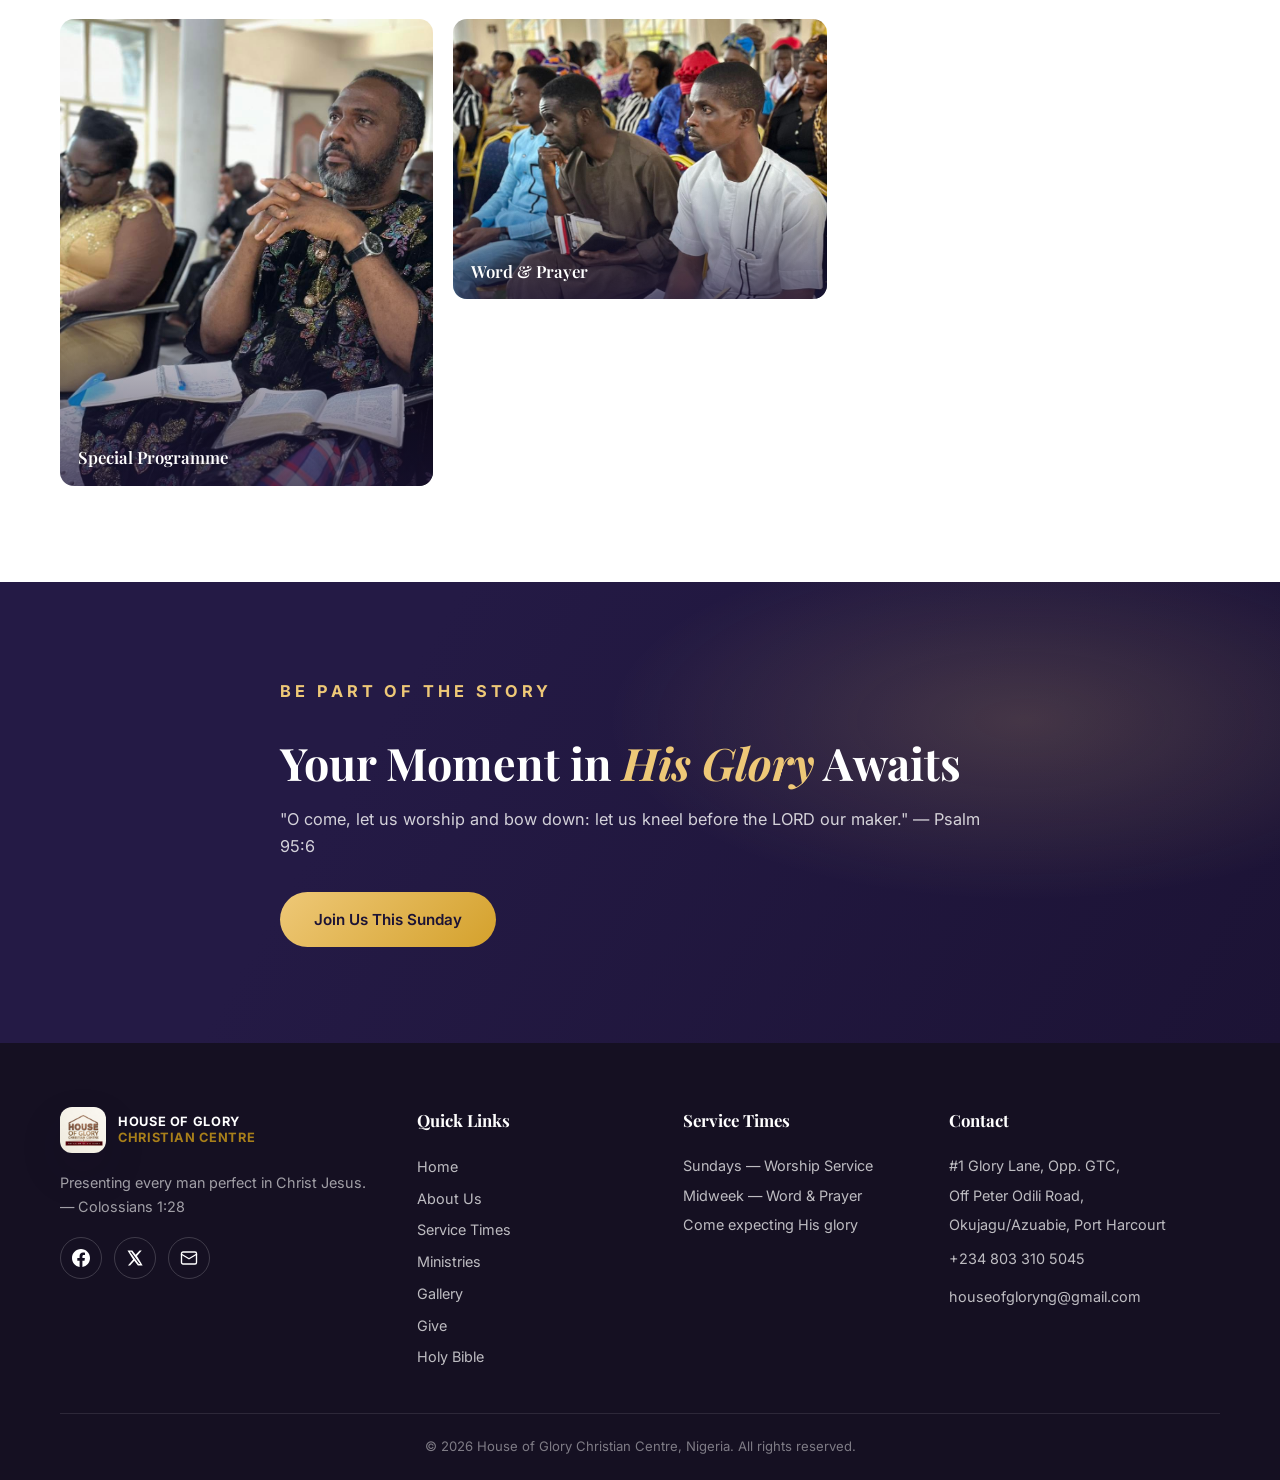
<file: gallery.html>
<!DOCTYPE html>
<html lang="en">
<head>
  <meta charset="UTF-8" />
  <meta name="viewport" content="width=device-width, initial-scale=1.0" />
  <title>Gallery | House of Glory Christian Centre</title>
  <link rel="icon" type="image/jpeg" href="logo.jpg" />
  <meta name="description" content="Moments of worship, fellowship and celebration at House of Glory Christian Centre, Port Harcourt." />
  <meta name="theme-color" content="#1c1335" />
  <link rel="manifest" href="manifest.json" />
  <link rel="apple-touch-icon" href="apple-touch-icon.png" />
  <link rel="apple-touch-startup-image" href="img/splash/apple-splash-1320x2868.jpg" media="(device-width: 440px) and (device-height: 956px) and (-webkit-device-pixel-ratio: 3)">
  <link rel="apple-touch-startup-image" href="img/splash/apple-splash-1290x2796.jpg" media="(device-width: 430px) and (device-height: 932px) and (-webkit-device-pixel-ratio: 3)">
  <link rel="apple-touch-startup-image" href="img/splash/apple-splash-1284x2778.jpg" media="(device-width: 428px) and (device-height: 926px) and (-webkit-device-pixel-ratio: 3)">
  <link rel="apple-touch-startup-image" href="img/splash/apple-splash-1242x2688.jpg" media="(device-width: 414px) and (device-height: 896px) and (-webkit-device-pixel-ratio: 3)">
  <link rel="apple-touch-startup-image" href="img/splash/apple-splash-1179x2556.jpg" media="(device-width: 393px) and (device-height: 852px) and (-webkit-device-pixel-ratio: 3)">
  <link rel="apple-touch-startup-image" href="img/splash/apple-splash-1170x2532.jpg" media="(device-width: 390px) and (device-height: 844px) and (-webkit-device-pixel-ratio: 3)">
  <link rel="apple-touch-startup-image" href="img/splash/apple-splash-1125x2436.jpg" media="(device-width: 375px) and (device-height: 812px) and (-webkit-device-pixel-ratio: 3)">
  <link rel="apple-touch-startup-image" href="img/splash/apple-splash-828x1792.jpg" media="(device-width: 414px) and (device-height: 896px) and (-webkit-device-pixel-ratio: 2)">
  <link rel="apple-touch-startup-image" href="img/splash/apple-splash-750x1334.jpg" media="(device-width: 375px) and (device-height: 667px) and (-webkit-device-pixel-ratio: 2)">
  <link rel="apple-touch-startup-image" href="img/splash/apple-splash-2048x2732.jpg" media="(device-width: 1024px) and (device-height: 1366px) and (-webkit-device-pixel-ratio: 2)">
  <link rel="apple-touch-startup-image" href="img/splash/apple-splash-1668x2388.jpg" media="(device-width: 834px) and (device-height: 1194px) and (-webkit-device-pixel-ratio: 2)">
  <link rel="apple-touch-startup-image" href="img/splash/apple-splash-1640x2360.jpg" media="(device-width: 820px) and (device-height: 1180px) and (-webkit-device-pixel-ratio: 2)">
  <link rel="apple-touch-startup-image" href="img/splash/apple-splash-1536x2048.jpg" media="(device-width: 768px) and (device-height: 1024px) and (-webkit-device-pixel-ratio: 2)">
  <meta name="mobile-web-app-capable" content="yes">
  <meta name="apple-mobile-web-app-capable" content="yes">
  <meta name="apple-mobile-web-app-status-bar-style" content="black-translucent">
  <meta name="apple-mobile-web-app-title" content="House of Glory">  <link rel="preconnect" href="https://fonts.googleapis.com" />
  <link rel="preconnect" href="https://fonts.gstatic.com" crossorigin />
  <link href="https://fonts.googleapis.com/css2?family=Playfair+Display:ital,wght@0,500;0,700;1,500&family=Inter:wght@300;400;500;600;700&display=swap" rel="stylesheet" />
  <link rel="stylesheet" href="css/styles.css" />
</head>
<body>

  <!-- Top bar -->
  <div class="topbar">
    <div class="container topbar-inner">
      <div class="topbar-item">
        <svg viewBox="0 0 24 24" fill="none" stroke="currentColor" stroke-width="2" stroke-linecap="round" stroke-linejoin="round"><path d="M20 10c0 6-8 12-8 12s-8-6-8-12a8 8 0 0 1 16 0Z"/><circle cx="12" cy="10" r="3"/></svg>
        <span>#1 Glory Lane, Okujagu/Azuabie, Port Harcourt</span>
      </div>
      <div class="topbar-item">
        <svg viewBox="0 0 24 24" fill="none" stroke="currentColor" stroke-width="2" stroke-linecap="round" stroke-linejoin="round"><path d="M22 16.92v3a2 2 0 0 1-2.18 2 19.79 19.79 0 0 1-8.63-3.07 19.5 19.5 0 0 1-6-6 19.79 19.79 0 0 1-3.07-8.67A2 2 0 0 1 4.11 2h3a2 2 0 0 1 2 1.72 12.84 12.84 0 0 0 .7 2.81 2 2 0 0 1-.45 2.11L8.09 9.91a16 16 0 0 0 6 6l1.27-1.27a2 2 0 0 1 2.11-.45 12.84 12.84 0 0 0 2.81.7A2 2 0 0 1 22 16.92z"/></svg>
        <span><a href="tel:+2348033105045">+234 803 310 5045</a></span>
      </div>
      <a class="topbar-item topbar-link" href="mailto:houseofgloryng@gmail.com">
        <svg viewBox="0 0 24 24" fill="none" stroke="currentColor" stroke-width="2" stroke-linecap="round" stroke-linejoin="round"><rect x="2" y="4" width="20" height="16" rx="2"/><path d="m22 7-10 6L2 7"/></svg>
        <span>houseofgloryng@gmail.com</span>
      </a>
    </div>
  </div>

  <!-- Navigation -->
  <header class="nav" id="nav">
    <div class="container nav-inner">
      <a href="index.html" class="brand">
        <img src="logo.jpg" alt="House of Glory Christian Centre logo" class="brand-logo" />
        <span class="brand-text">House of Glory<br /><em>Christian Centre</em></span>
      </a>
      <nav class="nav-links" id="navLinks">
        <a href="index.html">Home</a>
        <a href="about.html">About</a>
        <a href="services.html">Services</a>
        <a href="ministries.html">Ministries</a>
        <a href="gallery.html">Gallery</a>
        <a href="give.html">Give</a>
        <a href="contact.html">Contact</a>
        <a href="contact.html" class="btn btn-primary nav-cta">Plan a Visit</a>
      </nav>
      <button class="nav-toggle" id="navToggle" aria-label="Toggle navigation">
        <span></span><span></span><span></span>
      </button>
    </div>
  </header>

  <!-- Page hero -->
  <section class="page-hero">
    <div class="hero-rays" aria-hidden="true"></div>
    <div class="container page-hero-inner">
      <p class="page-eyebrow reveal">Moments</p>
      <h1 class="page-title reveal">Life at the <em>House of Glory</em></h1>
      <p class="page-crumb reveal"><a href="index.html">Home</a> / Gallery</p>
    </div>
  </section>

  <!-- Gallery -->
  <section class="gallery section">
    <div class="container">
      <div class="section-head center">
        <p class="section-eyebrow reveal">Worship, Celebration &amp; Fellowship</p>
        <h2 class="section-title reveal">A Glimpse Into <em>Our Family</em></h2>
        <p class="section-sub reveal">Photos that capture the glory of God among His people.</p>
      </div>
      <div class="gallery-grid">
        <figure class="gallery-item tall reveal">
          <img src="2.jpg" alt="Fellowship at House of Glory Christian Centre" loading="lazy" />
          <figcaption>Fellowship</figcaption>
        </figure>
        <figure class="gallery-item reveal">
          <img src="3.jpg" alt="Church gathering" loading="lazy" />
          <figcaption>Service</figcaption>
        </figure>
        <figure class="gallery-item wide reveal">
          <img src="5.jpg" alt="Celebration at House of Glory" loading="lazy" />
          <figcaption>Celebration</figcaption>
        </figure>
        <figure class="gallery-item tall reveal">
          <img src="6.jpg" alt="Special programme at House of Glory" loading="lazy" />
          <figcaption>Special Programme</figcaption>
        </figure>
        <figure class="gallery-item reveal">
          <img src="7.jpg" alt="Worship at House of Glory" loading="lazy" />
          <figcaption>Worship</figcaption>
        </figure>
        <figure class="gallery-item reveal">
          <img src="8.jpg" alt="Bible study at House of Glory" loading="lazy" />
          <figcaption>Word &amp; Prayer</figcaption>
        </figure>
      </div>
    </div>
  </section>

  <!-- CTA -->
  <section class="give section">
    <div class="give-glow" aria-hidden="true"></div>
    <div class="container give-inner">
      <p class="section-eyebrow reveal">Be Part of the Story</p>
      <h2 class="section-title light reveal">Your Moment in <em>His Glory</em> Awaits</h2>
      <p class="reveal">
        "O come, let us worship and bow down: let us kneel before the LORD our maker."
        — Psalm 95:6
      </p>
      <a href="services.html" class="btn btn-primary btn-lg reveal">Join Us This Sunday</a>
    </div>
  </section>

  <!-- Footer -->
  <footer class="footer">
    <div class="container footer-grid">
      <div class="footer-brand">
        <a href="index.html" class="brand">
          <img src="logo.jpg" alt="House of Glory Christian Centre logo" class="brand-logo" />
          <span class="brand-text">House of Glory<br /><em>Christian Centre</em></span>
        </a>
        <p>Presenting every man perfect in Christ Jesus. — Colossians 1:28</p>
        <div class="footer-social">
          <a href="https://web.facebook.com/houseofgloryng/" target="_blank" rel="noopener" aria-label="Facebook">
            <svg viewBox="0 0 24 24" fill="currentColor"><path d="M24 12.07C24 5.41 18.63 0 12 0S0 5.41 0 12.07C0 18.1 4.39 23.09 10.13 24v-8.44H7.08v-3.49h3.05V9.41c0-3.02 1.79-4.69 4.53-4.69 1.31 0 2.68.24 2.68.24v2.97h-1.51c-1.49 0-1.96.93-1.96 1.89v2.25h3.33l-.53 3.49h-2.8V24C19.61 23.09 24 18.1 24 12.07z"/></svg>
          </a>
          <a href="https://twitter.com/houseofgloryng" target="_blank" rel="noopener" aria-label="Twitter">
            <svg viewBox="0 0 24 24" fill="currentColor"><path d="M18.2 2H21l-6.4 7.3L22.2 22h-6.3l-4.9-6.4L5.4 22H2.6l6.9-7.9L2 2h6.4l4.4 5.8L18.2 2Zm-1 18h1.6L6.9 3.8H5.2L17.2 20Z"/></svg>
          </a>
          <a href="mailto:houseofgloryng@gmail.com" aria-label="Email">
            <svg viewBox="0 0 24 24" fill="none" stroke="currentColor" stroke-width="1.8" stroke-linecap="round" stroke-linejoin="round"><rect x="2" y="4" width="20" height="16" rx="2"/><path d="m22 7-10 6L2 7"/></svg>
          </a>
        </div>
      </div>
      <div class="footer-col">
        <h4>Quick Links</h4>
        <a href="index.html">Home</a>
        <a href="about.html">About Us</a>
        <a href="services.html">Service Times</a>
        <a href="ministries.html">Ministries</a>
        <a href="gallery.html">Gallery</a>
        <a href="give.html">Give</a>
        <a href="bible.html">Holy Bible</a>
      </div>
      <div class="footer-col">
        <h4>Service Times</h4>
        <p>Sundays — Worship Service</p>
        <p>Midweek — Word &amp; Prayer</p>
        <p>Come expecting His glory</p>
      </div>
      <div class="footer-col">
        <h4>Contact</h4>
        <p>#1 Glory Lane, Opp. GTC,</p>
        <p>Off Peter Odili Road,</p>
        <p>Okujagu/Azuabie, Port Harcourt</p>
        <p><a href="tel:+2348033105045">+234 803 310 5045</a></p>
        <p><a href="mailto:houseofgloryng@gmail.com">houseofgloryng@gmail.com</a></p>
      </div>
    </div>
    <div class="container footer-bottom">
      <p>© <span id="year"></span> House of Glory Christian Centre, Nigeria. All rights reserved.</p>
    </div>
  </footer>

  <script src="js/main.js"></script>
</body>
</html>
</file>
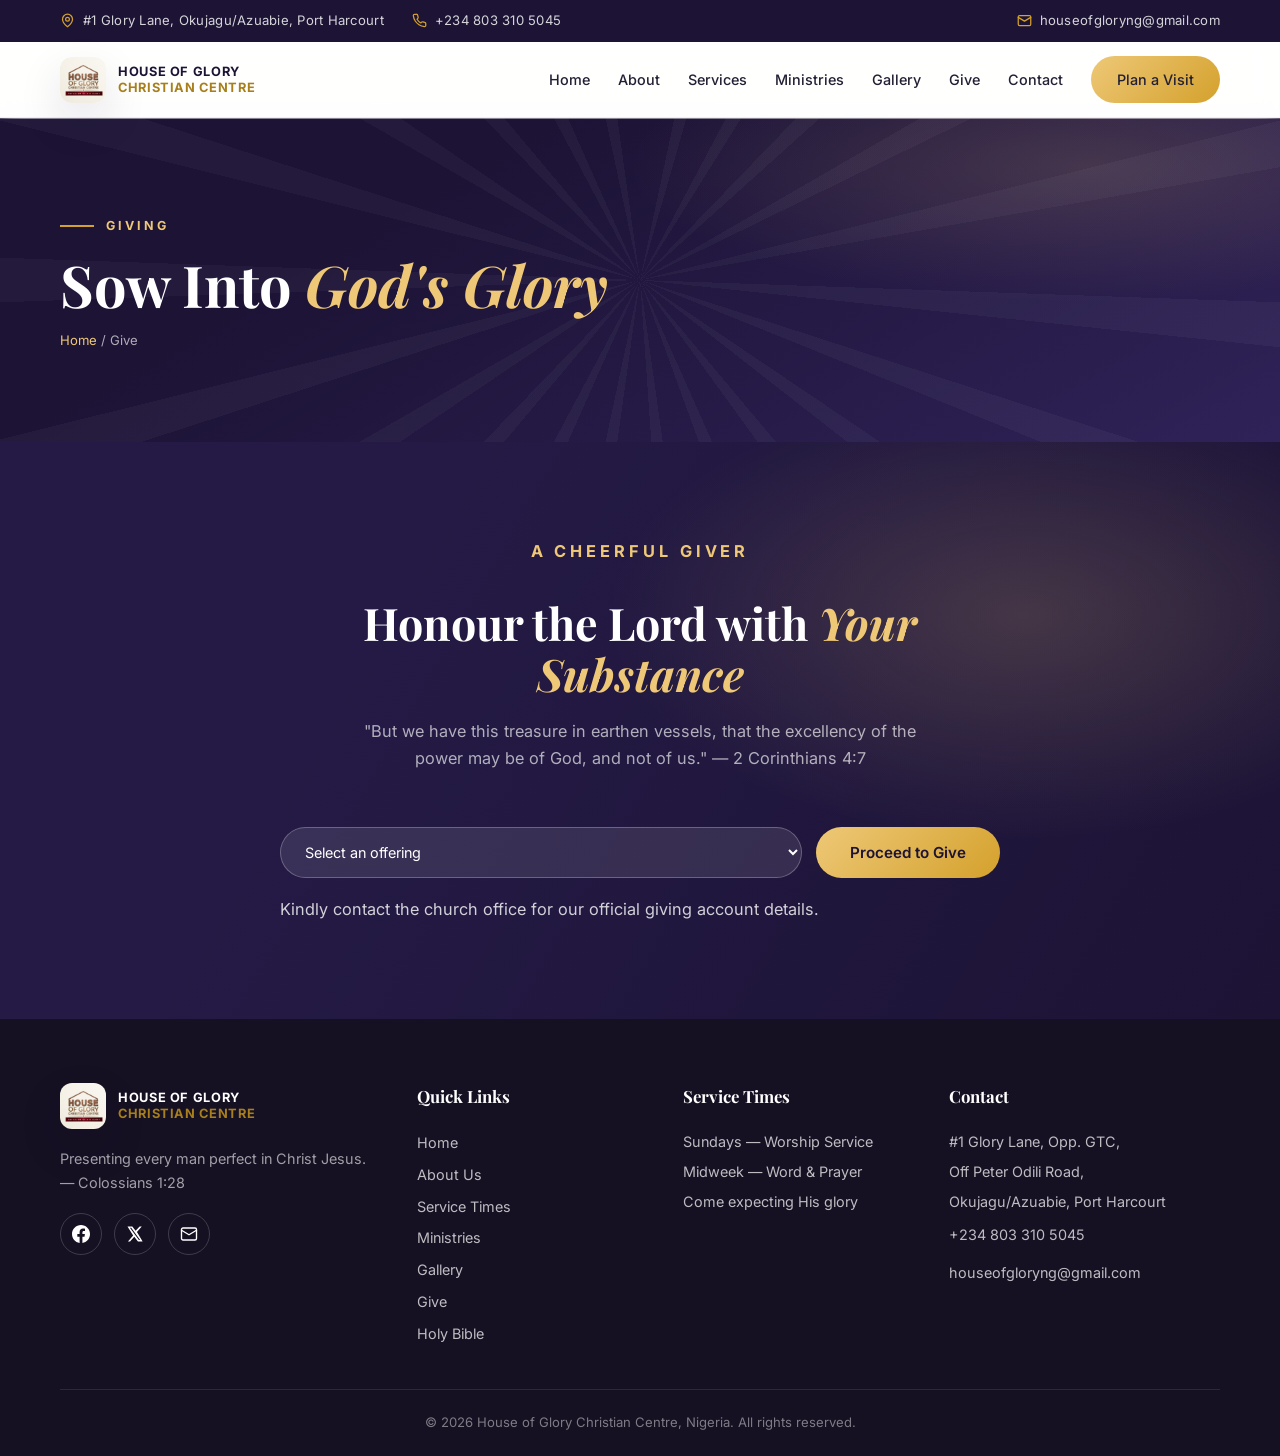
<file: give.html>
<!DOCTYPE html>
<html lang="en">
<head>
  <meta charset="UTF-8" />
  <meta name="viewport" content="width=device-width, initial-scale=1.0" />
  <title>Give | House of Glory Christian Centre</title>
  <link rel="icon" type="image/jpeg" href="logo.jpg" />
  <meta name="description" content="Support the work of House of Glory Christian Centre, Port Harcourt through tithes, offerings and partnership." />
  <meta name="theme-color" content="#1c1335" />
  <link rel="manifest" href="manifest.json" />
  <link rel="apple-touch-icon" href="apple-touch-icon.png" />
  <link rel="apple-touch-startup-image" href="img/splash/apple-splash-1320x2868.jpg" media="(device-width: 440px) and (device-height: 956px) and (-webkit-device-pixel-ratio: 3)">
  <link rel="apple-touch-startup-image" href="img/splash/apple-splash-1290x2796.jpg" media="(device-width: 430px) and (device-height: 932px) and (-webkit-device-pixel-ratio: 3)">
  <link rel="apple-touch-startup-image" href="img/splash/apple-splash-1284x2778.jpg" media="(device-width: 428px) and (device-height: 926px) and (-webkit-device-pixel-ratio: 3)">
  <link rel="apple-touch-startup-image" href="img/splash/apple-splash-1242x2688.jpg" media="(device-width: 414px) and (device-height: 896px) and (-webkit-device-pixel-ratio: 3)">
  <link rel="apple-touch-startup-image" href="img/splash/apple-splash-1179x2556.jpg" media="(device-width: 393px) and (device-height: 852px) and (-webkit-device-pixel-ratio: 3)">
  <link rel="apple-touch-startup-image" href="img/splash/apple-splash-1170x2532.jpg" media="(device-width: 390px) and (device-height: 844px) and (-webkit-device-pixel-ratio: 3)">
  <link rel="apple-touch-startup-image" href="img/splash/apple-splash-1125x2436.jpg" media="(device-width: 375px) and (device-height: 812px) and (-webkit-device-pixel-ratio: 3)">
  <link rel="apple-touch-startup-image" href="img/splash/apple-splash-828x1792.jpg" media="(device-width: 414px) and (device-height: 896px) and (-webkit-device-pixel-ratio: 2)">
  <link rel="apple-touch-startup-image" href="img/splash/apple-splash-750x1334.jpg" media="(device-width: 375px) and (device-height: 667px) and (-webkit-device-pixel-ratio: 2)">
  <link rel="apple-touch-startup-image" href="img/splash/apple-splash-2048x2732.jpg" media="(device-width: 1024px) and (device-height: 1366px) and (-webkit-device-pixel-ratio: 2)">
  <link rel="apple-touch-startup-image" href="img/splash/apple-splash-1668x2388.jpg" media="(device-width: 834px) and (device-height: 1194px) and (-webkit-device-pixel-ratio: 2)">
  <link rel="apple-touch-startup-image" href="img/splash/apple-splash-1640x2360.jpg" media="(device-width: 820px) and (device-height: 1180px) and (-webkit-device-pixel-ratio: 2)">
  <link rel="apple-touch-startup-image" href="img/splash/apple-splash-1536x2048.jpg" media="(device-width: 768px) and (device-height: 1024px) and (-webkit-device-pixel-ratio: 2)">
  <meta name="mobile-web-app-capable" content="yes">
  <meta name="apple-mobile-web-app-capable" content="yes">
  <meta name="apple-mobile-web-app-status-bar-style" content="black-translucent">
  <meta name="apple-mobile-web-app-title" content="House of Glory">  <link rel="preconnect" href="https://fonts.googleapis.com" />
  <link rel="preconnect" href="https://fonts.gstatic.com" crossorigin />
  <link href="https://fonts.googleapis.com/css2?family=Playfair+Display:ital,wght@0,500;0,700;1,500&family=Inter:wght@300;400;500;600;700&display=swap" rel="stylesheet" />
  <link rel="stylesheet" href="css/styles.css" />
</head>
<body>

  <!-- Top bar -->
  <div class="topbar">
    <div class="container topbar-inner">
      <div class="topbar-item">
        <svg viewBox="0 0 24 24" fill="none" stroke="currentColor" stroke-width="2" stroke-linecap="round" stroke-linejoin="round"><path d="M20 10c0 6-8 12-8 12s-8-6-8-12a8 8 0 0 1 16 0Z"/><circle cx="12" cy="10" r="3"/></svg>
        <span>#1 Glory Lane, Okujagu/Azuabie, Port Harcourt</span>
      </div>
      <div class="topbar-item">
        <svg viewBox="0 0 24 24" fill="none" stroke="currentColor" stroke-width="2" stroke-linecap="round" stroke-linejoin="round"><path d="M22 16.92v3a2 2 0 0 1-2.18 2 19.79 19.79 0 0 1-8.63-3.07 19.5 19.5 0 0 1-6-6 19.79 19.79 0 0 1-3.07-8.67A2 2 0 0 1 4.11 2h3a2 2 0 0 1 2 1.72 12.84 12.84 0 0 0 .7 2.81 2 2 0 0 1-.45 2.11L8.09 9.91a16 16 0 0 0 6 6l1.27-1.27a2 2 0 0 1 2.11-.45 12.84 12.84 0 0 0 2.81.7A2 2 0 0 1 22 16.92z"/></svg>
        <span><a href="tel:+2348033105045">+234 803 310 5045</a></span>
      </div>
      <a class="topbar-item topbar-link" href="mailto:houseofgloryng@gmail.com">
        <svg viewBox="0 0 24 24" fill="none" stroke="currentColor" stroke-width="2" stroke-linecap="round" stroke-linejoin="round"><rect x="2" y="4" width="20" height="16" rx="2"/><path d="m22 7-10 6L2 7"/></svg>
        <span>houseofgloryng@gmail.com</span>
      </a>
    </div>
  </div>

  <!-- Navigation -->
  <header class="nav" id="nav">
    <div class="container nav-inner">
      <a href="index.html" class="brand">
        <img src="logo.jpg" alt="House of Glory Christian Centre logo" class="brand-logo" />
        <span class="brand-text">House of Glory<br /><em>Christian Centre</em></span>
      </a>
      <nav class="nav-links" id="navLinks">
        <a href="index.html">Home</a>
        <a href="about.html">About</a>
        <a href="services.html">Services</a>
        <a href="ministries.html">Ministries</a>
        <a href="gallery.html">Gallery</a>
        <a href="give.html">Give</a>
        <a href="contact.html">Contact</a>
        <a href="contact.html" class="btn btn-primary nav-cta">Plan a Visit</a>
      </nav>
      <button class="nav-toggle" id="navToggle" aria-label="Toggle navigation">
        <span></span><span></span><span></span>
      </button>
    </div>
  </header>

  <!-- Page hero -->
  <section class="page-hero">
    <div class="hero-rays" aria-hidden="true"></div>
    <div class="container page-hero-inner">
      <p class="page-eyebrow reveal">Giving</p>
      <h1 class="page-title reveal">Sow Into <em>God's Glory</em></h1>
      <p class="page-crumb reveal"><a href="index.html">Home</a> / Give</p>
    </div>
  </section>

  <!-- Give -->
  <section class="give section">
    <div class="give-glow" aria-hidden="true"></div>
    <div class="container give-inner">
      <div class="section-head center">
        <p class="section-eyebrow reveal">A Cheerful Giver</p>
        <h2 class="section-title light reveal">Honour the Lord with <em>Your Substance</em></h2>
        <p class="section-sub light reveal">
          "But we have this treasure in earthen vessels, that the excellency of the
          power may be of God, and not of us." — 2 Corinthians 4:7
        </p>
      </div>
      <form class="give-form reveal" id="giveForm">
        <select name="offering" required>
          <option value="">Select an offering</option>
          <option>Sunday Tithe</option>
          <option>First Fruit / Thanksgiving</option>
          <option>Building &amp; Project Partnership</option>
          <option>Mission &amp; Outreach</option>
          <option>Seed of Faith</option>
        </select>
        <button type="submit" class="btn btn-primary btn-lg">Proceed to Give</button>
      </form>
      <p class="give-note reveal" id="giveNote">Kindly contact the church office for our official giving account details.</p>
    </div>
  </section>

  <!-- Footer -->
  <footer class="footer">
    <div class="container footer-grid">
      <div class="footer-brand">
        <a href="index.html" class="brand">
          <img src="logo.jpg" alt="House of Glory Christian Centre logo" class="brand-logo" />
          <span class="brand-text">House of Glory<br /><em>Christian Centre</em></span>
        </a>
        <p>Presenting every man perfect in Christ Jesus. — Colossians 1:28</p>
        <div class="footer-social">
          <a href="https://web.facebook.com/houseofgloryng/" target="_blank" rel="noopener" aria-label="Facebook">
            <svg viewBox="0 0 24 24" fill="currentColor"><path d="M24 12.07C24 5.41 18.63 0 12 0S0 5.41 0 12.07C0 18.1 4.39 23.09 10.13 24v-8.44H7.08v-3.49h3.05V9.41c0-3.02 1.79-4.69 4.53-4.69 1.31 0 2.68.24 2.68.24v2.97h-1.51c-1.49 0-1.96.93-1.96 1.89v2.25h3.33l-.53 3.49h-2.8V24C19.61 23.09 24 18.1 24 12.07z"/></svg>
          </a>
          <a href="https://twitter.com/houseofgloryng" target="_blank" rel="noopener" aria-label="Twitter">
            <svg viewBox="0 0 24 24" fill="currentColor"><path d="M18.2 2H21l-6.4 7.3L22.2 22h-6.3l-4.9-6.4L5.4 22H2.6l6.9-7.9L2 2h6.4l4.4 5.8L18.2 2Zm-1 18h1.6L6.9 3.8H5.2L17.2 20Z"/></svg>
          </a>
          <a href="mailto:houseofgloryng@gmail.com" aria-label="Email">
            <svg viewBox="0 0 24 24" fill="none" stroke="currentColor" stroke-width="1.8" stroke-linecap="round" stroke-linejoin="round"><rect x="2" y="4" width="20" height="16" rx="2"/><path d="m22 7-10 6L2 7"/></svg>
          </a>
        </div>
      </div>
      <div class="footer-col">
        <h4>Quick Links</h4>
        <a href="index.html">Home</a>
        <a href="about.html">About Us</a>
        <a href="services.html">Service Times</a>
        <a href="ministries.html">Ministries</a>
        <a href="gallery.html">Gallery</a>
        <a href="give.html">Give</a>
        <a href="bible.html">Holy Bible</a>
      </div>
      <div class="footer-col">
        <h4>Service Times</h4>
        <p>Sundays — Worship Service</p>
        <p>Midweek — Word &amp; Prayer</p>
        <p>Come expecting His glory</p>
      </div>
      <div class="footer-col">
        <h4>Contact</h4>
        <p>#1 Glory Lane, Opp. GTC,</p>
        <p>Off Peter Odili Road,</p>
        <p>Okujagu/Azuabie, Port Harcourt</p>
        <p><a href="tel:+2348033105045">+234 803 310 5045</a></p>
        <p><a href="mailto:houseofgloryng@gmail.com">houseofgloryng@gmail.com</a></p>
      </div>
    </div>
    <div class="container footer-bottom">
      <p>© <span id="year"></span> House of Glory Christian Centre, Nigeria. All rights reserved.</p>
    </div>
  </footer>

  <script src="js/main.js"></script>
</body>
</html>
</file>
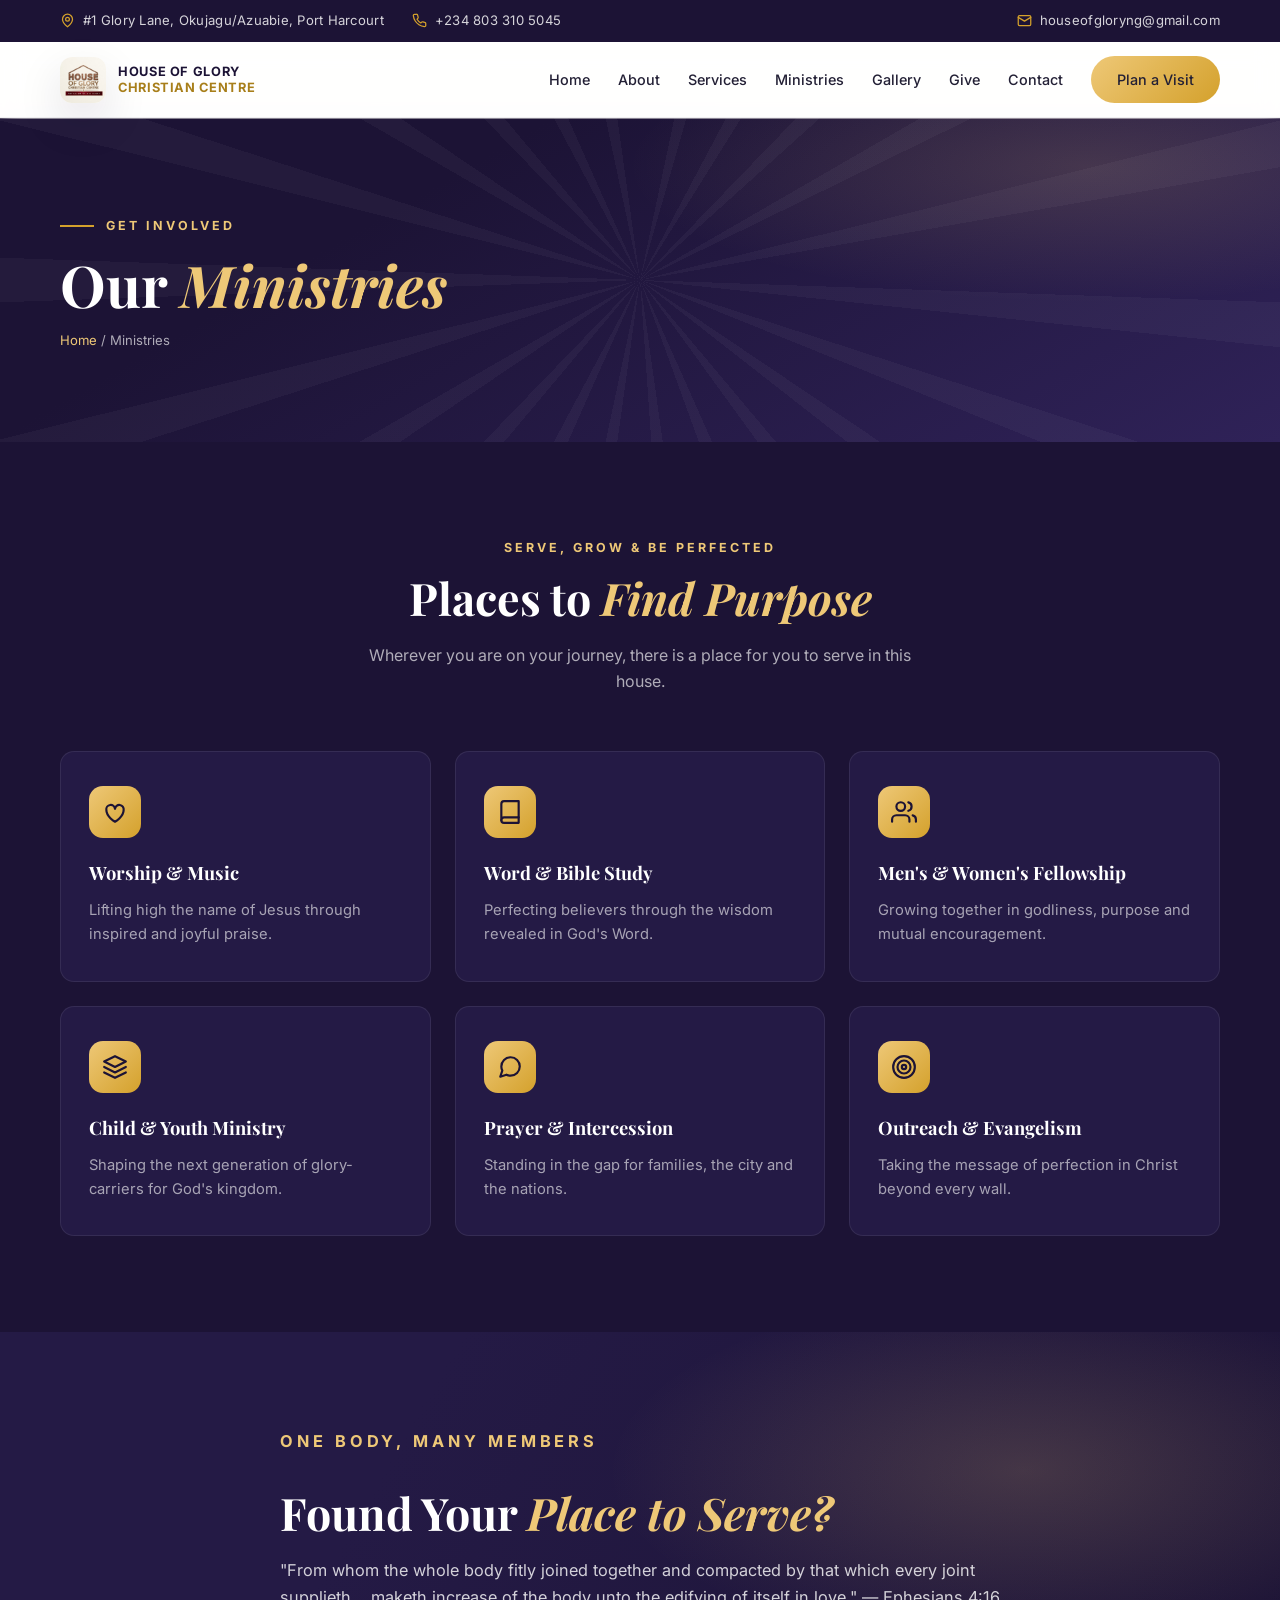
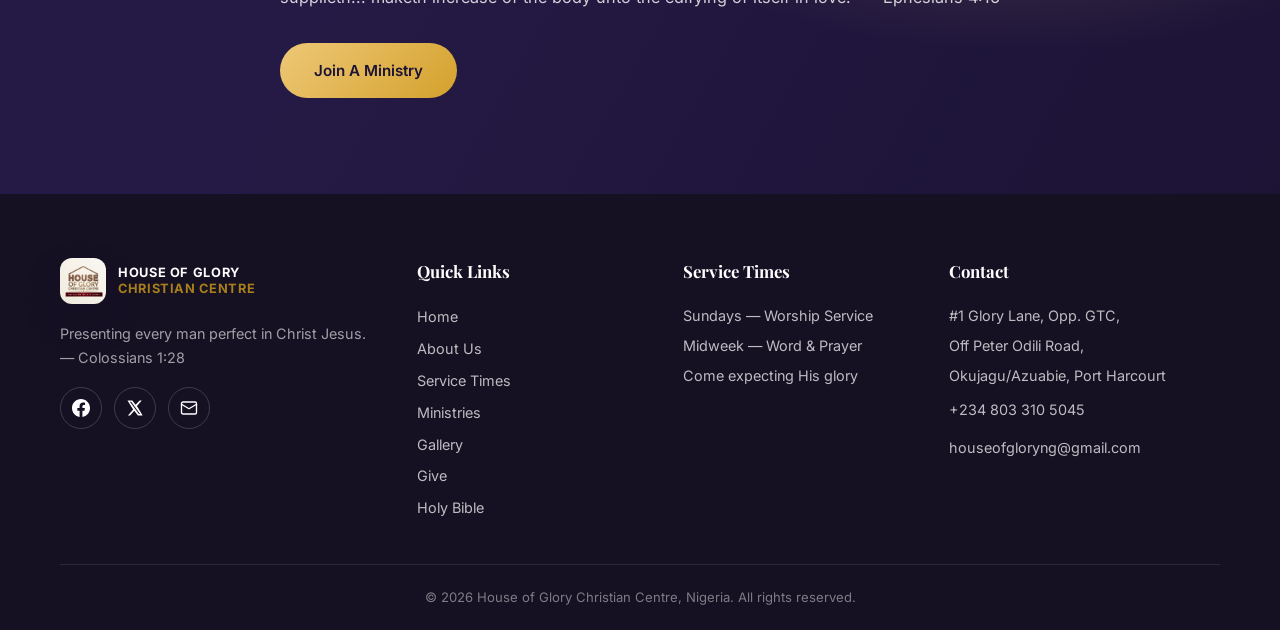
<file: ministries.html>
<!DOCTYPE html>
<html lang="en">
<head>
  <meta charset="UTF-8" />
  <meta name="viewport" content="width=device-width, initial-scale=1.0" />
  <title>Ministries | House of Glory Christian Centre</title>
  <link rel="icon" type="image/jpeg" href="logo.jpg" />
  <meta name="description" content="Explore the ministries of House of Glory Christian Centre — worship, Bible study, fellowship, prayer, children and youth, and outreach." />
  <meta name="theme-color" content="#1c1335" />
  <link rel="manifest" href="manifest.json" />
  <link rel="apple-touch-icon" href="apple-touch-icon.png" />
  <link rel="apple-touch-startup-image" href="img/splash/apple-splash-1320x2868.jpg" media="(device-width: 440px) and (device-height: 956px) and (-webkit-device-pixel-ratio: 3)">
  <link rel="apple-touch-startup-image" href="img/splash/apple-splash-1290x2796.jpg" media="(device-width: 430px) and (device-height: 932px) and (-webkit-device-pixel-ratio: 3)">
  <link rel="apple-touch-startup-image" href="img/splash/apple-splash-1284x2778.jpg" media="(device-width: 428px) and (device-height: 926px) and (-webkit-device-pixel-ratio: 3)">
  <link rel="apple-touch-startup-image" href="img/splash/apple-splash-1242x2688.jpg" media="(device-width: 414px) and (device-height: 896px) and (-webkit-device-pixel-ratio: 3)">
  <link rel="apple-touch-startup-image" href="img/splash/apple-splash-1179x2556.jpg" media="(device-width: 393px) and (device-height: 852px) and (-webkit-device-pixel-ratio: 3)">
  <link rel="apple-touch-startup-image" href="img/splash/apple-splash-1170x2532.jpg" media="(device-width: 390px) and (device-height: 844px) and (-webkit-device-pixel-ratio: 3)">
  <link rel="apple-touch-startup-image" href="img/splash/apple-splash-1125x2436.jpg" media="(device-width: 375px) and (device-height: 812px) and (-webkit-device-pixel-ratio: 3)">
  <link rel="apple-touch-startup-image" href="img/splash/apple-splash-828x1792.jpg" media="(device-width: 414px) and (device-height: 896px) and (-webkit-device-pixel-ratio: 2)">
  <link rel="apple-touch-startup-image" href="img/splash/apple-splash-750x1334.jpg" media="(device-width: 375px) and (device-height: 667px) and (-webkit-device-pixel-ratio: 2)">
  <link rel="apple-touch-startup-image" href="img/splash/apple-splash-2048x2732.jpg" media="(device-width: 1024px) and (device-height: 1366px) and (-webkit-device-pixel-ratio: 2)">
  <link rel="apple-touch-startup-image" href="img/splash/apple-splash-1668x2388.jpg" media="(device-width: 834px) and (device-height: 1194px) and (-webkit-device-pixel-ratio: 2)">
  <link rel="apple-touch-startup-image" href="img/splash/apple-splash-1640x2360.jpg" media="(device-width: 820px) and (device-height: 1180px) and (-webkit-device-pixel-ratio: 2)">
  <link rel="apple-touch-startup-image" href="img/splash/apple-splash-1536x2048.jpg" media="(device-width: 768px) and (device-height: 1024px) and (-webkit-device-pixel-ratio: 2)">
  <meta name="mobile-web-app-capable" content="yes">
  <meta name="apple-mobile-web-app-capable" content="yes">
  <meta name="apple-mobile-web-app-status-bar-style" content="black-translucent">
  <meta name="apple-mobile-web-app-title" content="House of Glory">  <link rel="preconnect" href="https://fonts.googleapis.com" />
  <link rel="preconnect" href="https://fonts.gstatic.com" crossorigin />
  <link href="https://fonts.googleapis.com/css2?family=Playfair+Display:ital,wght@0,500;0,700;1,500&family=Inter:wght@300;400;500;600;700&display=swap" rel="stylesheet" />
  <link rel="stylesheet" href="css/styles.css" />
</head>
<body>

  <!-- Top bar -->
  <div class="topbar">
    <div class="container topbar-inner">
      <div class="topbar-item">
        <svg viewBox="0 0 24 24" fill="none" stroke="currentColor" stroke-width="2" stroke-linecap="round" stroke-linejoin="round"><path d="M20 10c0 6-8 12-8 12s-8-6-8-12a8 8 0 0 1 16 0Z"/><circle cx="12" cy="10" r="3"/></svg>
        <span>#1 Glory Lane, Okujagu/Azuabie, Port Harcourt</span>
      </div>
      <div class="topbar-item">
        <svg viewBox="0 0 24 24" fill="none" stroke="currentColor" stroke-width="2" stroke-linecap="round" stroke-linejoin="round"><path d="M22 16.92v3a2 2 0 0 1-2.18 2 19.79 19.79 0 0 1-8.63-3.07 19.5 19.5 0 0 1-6-6 19.79 19.79 0 0 1-3.07-8.67A2 2 0 0 1 4.11 2h3a2 2 0 0 1 2 1.72 12.84 12.84 0 0 0 .7 2.81 2 2 0 0 1-.45 2.11L8.09 9.91a16 16 0 0 0 6 6l1.27-1.27a2 2 0 0 1 2.11-.45 12.84 12.84 0 0 0 2.81.7A2 2 0 0 1 22 16.92z"/></svg>
        <span><a href="tel:+2348033105045">+234 803 310 5045</a></span>
      </div>
      <a class="topbar-item topbar-link" href="mailto:houseofgloryng@gmail.com">
        <svg viewBox="0 0 24 24" fill="none" stroke="currentColor" stroke-width="2" stroke-linecap="round" stroke-linejoin="round"><rect x="2" y="4" width="20" height="16" rx="2"/><path d="m22 7-10 6L2 7"/></svg>
        <span>houseofgloryng@gmail.com</span>
      </a>
    </div>
  </div>

  <!-- Navigation -->
  <header class="nav" id="nav">
    <div class="container nav-inner">
      <a href="index.html" class="brand">
        <img src="logo.jpg" alt="House of Glory Christian Centre logo" class="brand-logo" />
        <span class="brand-text">House of Glory<br /><em>Christian Centre</em></span>
      </a>
      <nav class="nav-links" id="navLinks">
        <a href="index.html">Home</a>
        <a href="about.html">About</a>
        <a href="services.html">Services</a>
        <a href="ministries.html">Ministries</a>
        <a href="gallery.html">Gallery</a>
        <a href="give.html">Give</a>
        <a href="contact.html">Contact</a>
        <a href="contact.html" class="btn btn-primary nav-cta">Plan a Visit</a>
      </nav>
      <button class="nav-toggle" id="navToggle" aria-label="Toggle navigation">
        <span></span><span></span><span></span>
      </button>
    </div>
  </header>

  <!-- Page hero -->
  <section class="page-hero">
    <div class="hero-rays" aria-hidden="true"></div>
    <div class="container page-hero-inner">
      <p class="page-eyebrow reveal">Get Involved</p>
      <h1 class="page-title reveal">Our <em>Ministries</em></h1>
      <p class="page-crumb reveal"><a href="index.html">Home</a> / Ministries</p>
    </div>
  </section>

  <!-- Ministries -->
  <section class="ministries section">
    <div class="container">
      <div class="section-head center">
        <p class="section-eyebrow reveal">Serve, Grow &amp; Be Perfected</p>
        <h2 class="section-title reveal">Places to <em>Find Purpose</em></h2>
        <p class="section-sub reveal">Wherever you are on your journey, there is a place for you to serve in this house.</p>
      </div>
      <div class="ministries-grid">
        <article class="ministry reveal">
          <span class="ministry-icon">
            <svg viewBox="0 0 24 24" fill="none" stroke="currentColor" stroke-width="2" stroke-linecap="round" stroke-linejoin="round"><path d="M12 21s-8-4.5-8-11a4 4 0 0 1 8-1 4 4 0 0 1 8 1c0 6.5-8 11-8 11Z"/></svg>
          </span>
          <h3>Worship &amp; Music</h3>
          <p>Lifting high the name of Jesus through inspired and joyful praise.</p>
        </article>
        <article class="ministry reveal">
          <span class="ministry-icon">
            <svg viewBox="0 0 24 24" fill="none" stroke="currentColor" stroke-width="2" stroke-linecap="round" stroke-linejoin="round"><path d="M4 19.5A2.5 2.5 0 0 1 6.5 17H20V2H6.5A2.5 2.5 0 0 0 4 4.5v15z"/><path d="M4 19.5A2.5 2.5 0 0 0 6.5 22H20v-5"/></svg>
          </span>
          <h3>Word &amp; Bible Study</h3>
          <p>Perfecting believers through the wisdom revealed in God's Word.</p>
        </article>
        <article class="ministry reveal">
          <span class="ministry-icon">
            <svg viewBox="0 0 24 24" fill="none" stroke="currentColor" stroke-width="2" stroke-linecap="round" stroke-linejoin="round"><path d="M17 21v-2a4 4 0 0 0-4-4H5a4 4 0 0 0-4 4v2"/><circle cx="9" cy="7" r="4"/><path d="M23 21v-2a4 4 0 0 0-3-3.87"/><path d="M16 3.13a4 4 0 0 1 0 7.75"/></svg>
          </span>
          <h3>Men's &amp; Women's Fellowship</h3>
          <p>Growing together in godliness, purpose and mutual encouragement.</p>
        </article>
        <article class="ministry reveal">
          <span class="ministry-icon">
            <svg viewBox="0 0 24 24" fill="none" stroke="currentColor" stroke-width="2" stroke-linecap="round" stroke-linejoin="round"><path d="M12 2 2 7l10 5 10-5-10-5Z"/><path d="M2 17l10 5 10-5"/><path d="M2 12l10 5 10-5"/></svg>
          </span>
          <h3>Child &amp; Youth Ministry</h3>
          <p>Shaping the next generation of glory-carriers for God's kingdom.</p>
        </article>
        <article class="ministry reveal">
          <span class="ministry-icon">
            <svg viewBox="0 0 24 24" fill="none" stroke="currentColor" stroke-width="2" stroke-linecap="round" stroke-linejoin="round"><path d="M21 11.5a8.38 8.38 0 0 1-8.5 8.5 8.5 8.5 0 0 1-3.8-.9L3 21l1.9-5.7a8.38 8.38 0 0 1-.9-3.8 8.5 8.5 0 0 1 8.5-8.5 8.38 8.38 0 0 1 8.5 8.5Z"/></svg>
          </span>
          <h3>Prayer &amp; Intercession</h3>
          <p>Standing in the gap for families, the city and the nations.</p>
        </article>
        <article class="ministry reveal">
          <span class="ministry-icon">
            <svg viewBox="0 0 24 24" fill="none" stroke="currentColor" stroke-width="2" stroke-linecap="round" stroke-linejoin="round"><circle cx="12" cy="12" r="10"/><circle cx="12" cy="12" r="6"/><circle cx="12" cy="12" r="2"/></svg>
          </span>
          <h3>Outreach &amp; Evangelism</h3>
          <p>Taking the message of perfection in Christ beyond every wall.</p>
        </article>
      </div>
    </div>
  </section>

  <!-- CTA -->
  <section class="give section">
    <div class="give-glow" aria-hidden="true"></div>
    <div class="container give-inner">
      <p class="section-eyebrow reveal">One Body, Many Members</p>
      <h2 class="section-title light reveal">Found Your <em>Place to Serve?</em></h2>
      <p class="reveal">
        "From whom the whole body fitly joined together and compacted by that which
        every joint supplieth... maketh increase of the body unto the edifying of
        itself in love." — Ephesians 4:16
      </p>
      <a href="contact.html" class="btn btn-primary btn-lg reveal">Join A Ministry</a>
    </div>
  </section>

  <!-- Footer -->
  <footer class="footer">
    <div class="container footer-grid">
      <div class="footer-brand">
        <a href="index.html" class="brand">
          <img src="logo.jpg" alt="House of Glory Christian Centre logo" class="brand-logo" />
          <span class="brand-text">House of Glory<br /><em>Christian Centre</em></span>
        </a>
        <p>Presenting every man perfect in Christ Jesus. — Colossians 1:28</p>
        <div class="footer-social">
          <a href="https://web.facebook.com/houseofgloryng/" target="_blank" rel="noopener" aria-label="Facebook">
            <svg viewBox="0 0 24 24" fill="currentColor"><path d="M24 12.07C24 5.41 18.63 0 12 0S0 5.41 0 12.07C0 18.1 4.39 23.09 10.13 24v-8.44H7.08v-3.49h3.05V9.41c0-3.02 1.79-4.69 4.53-4.69 1.31 0 2.68.24 2.68.24v2.97h-1.51c-1.49 0-1.96.93-1.96 1.89v2.25h3.33l-.53 3.49h-2.8V24C19.61 23.09 24 18.1 24 12.07z"/></svg>
          </a>
          <a href="https://twitter.com/houseofgloryng" target="_blank" rel="noopener" aria-label="Twitter">
            <svg viewBox="0 0 24 24" fill="currentColor"><path d="M18.2 2H21l-6.4 7.3L22.2 22h-6.3l-4.9-6.4L5.4 22H2.6l6.9-7.9L2 2h6.4l4.4 5.8L18.2 2Zm-1 18h1.6L6.9 3.8H5.2L17.2 20Z"/></svg>
          </a>
          <a href="mailto:houseofgloryng@gmail.com" aria-label="Email">
            <svg viewBox="0 0 24 24" fill="none" stroke="currentColor" stroke-width="1.8" stroke-linecap="round" stroke-linejoin="round"><rect x="2" y="4" width="20" height="16" rx="2"/><path d="m22 7-10 6L2 7"/></svg>
          </a>
        </div>
      </div>
      <div class="footer-col">
        <h4>Quick Links</h4>
        <a href="index.html">Home</a>
        <a href="about.html">About Us</a>
        <a href="services.html">Service Times</a>
        <a href="ministries.html">Ministries</a>
        <a href="gallery.html">Gallery</a>
        <a href="give.html">Give</a>
        <a href="bible.html">Holy Bible</a>
      </div>
      <div class="footer-col">
        <h4>Service Times</h4>
        <p>Sundays — Worship Service</p>
        <p>Midweek — Word &amp; Prayer</p>
        <p>Come expecting His glory</p>
      </div>
      <div class="footer-col">
        <h4>Contact</h4>
        <p>#1 Glory Lane, Opp. GTC,</p>
        <p>Off Peter Odili Road,</p>
        <p>Okujagu/Azuabie, Port Harcourt</p>
        <p><a href="tel:+2348033105045">+234 803 310 5045</a></p>
        <p><a href="mailto:houseofgloryng@gmail.com">houseofgloryng@gmail.com</a></p>
      </div>
    </div>
    <div class="container footer-bottom">
      <p>© <span id="year"></span> House of Glory Christian Centre, Nigeria. All rights reserved.</p>
    </div>
  </footer>

  <script src="js/main.js"></script>
</body>
</html>
</file>
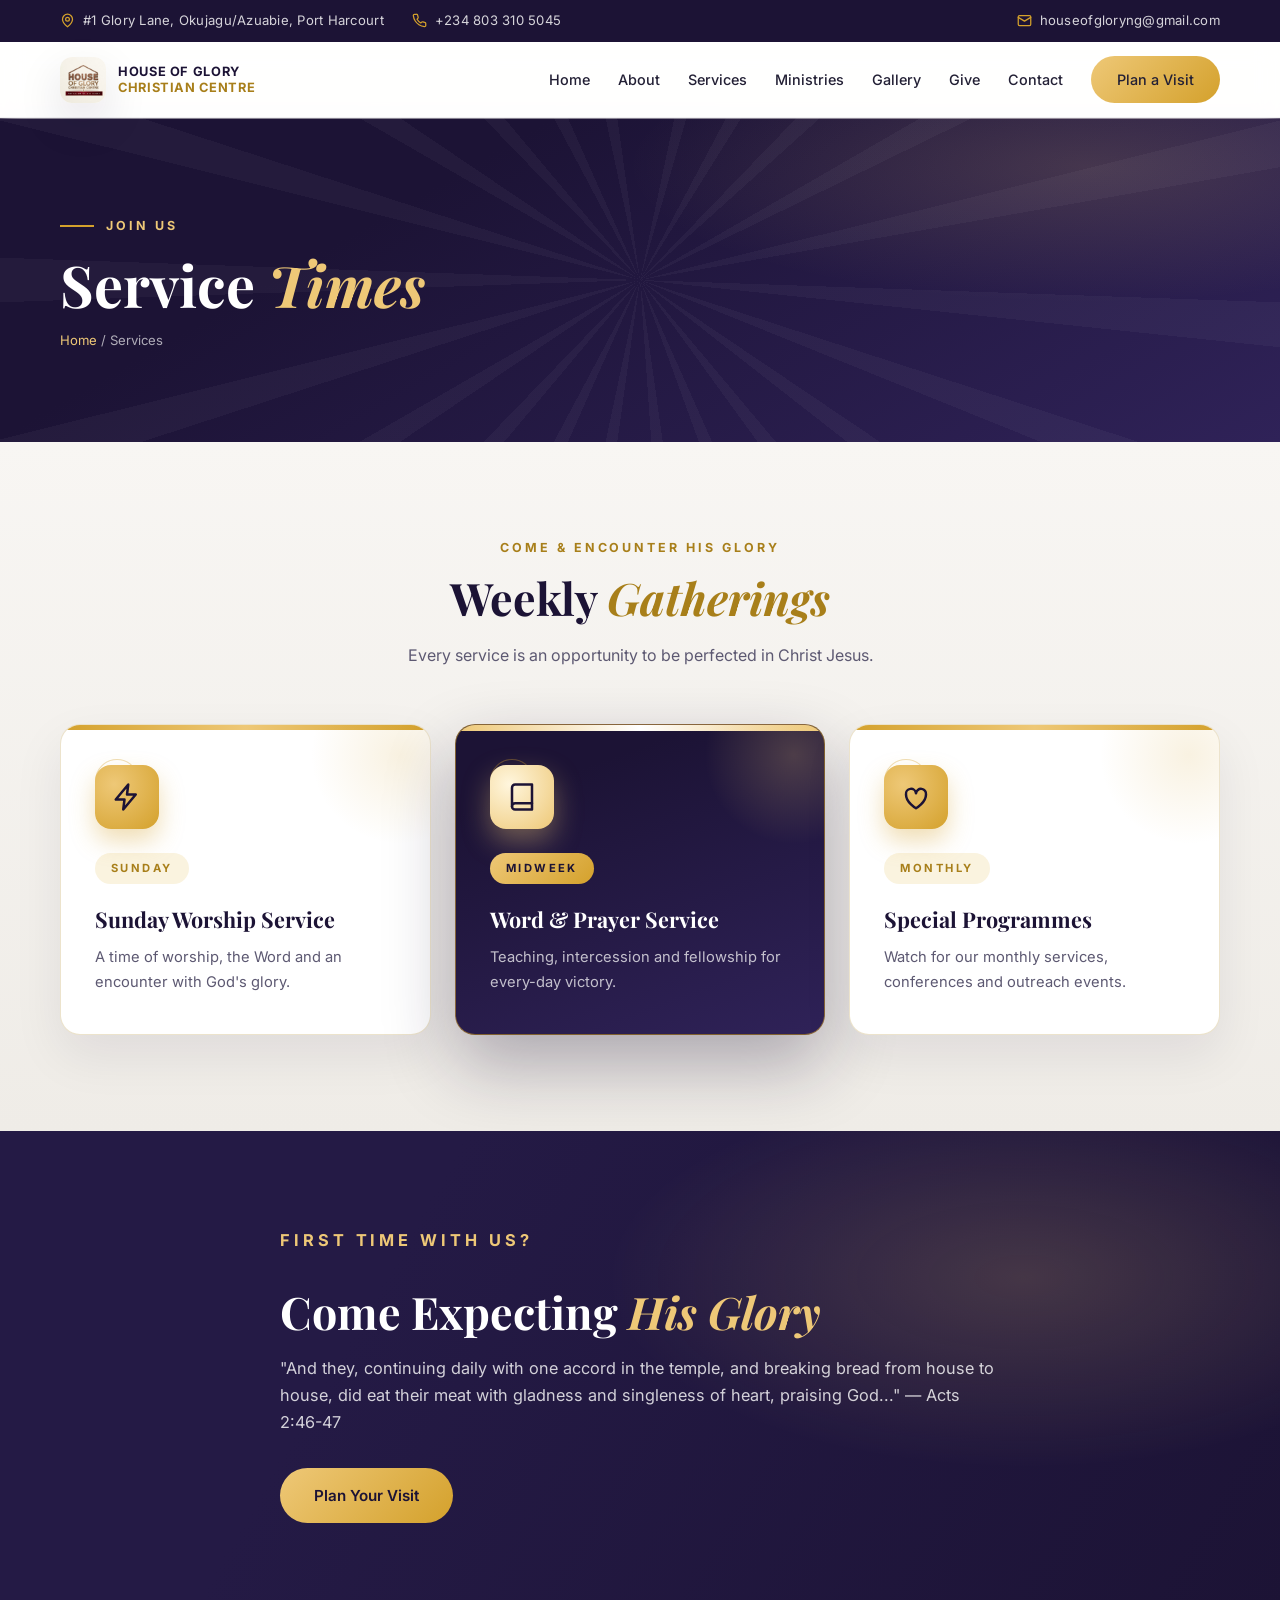
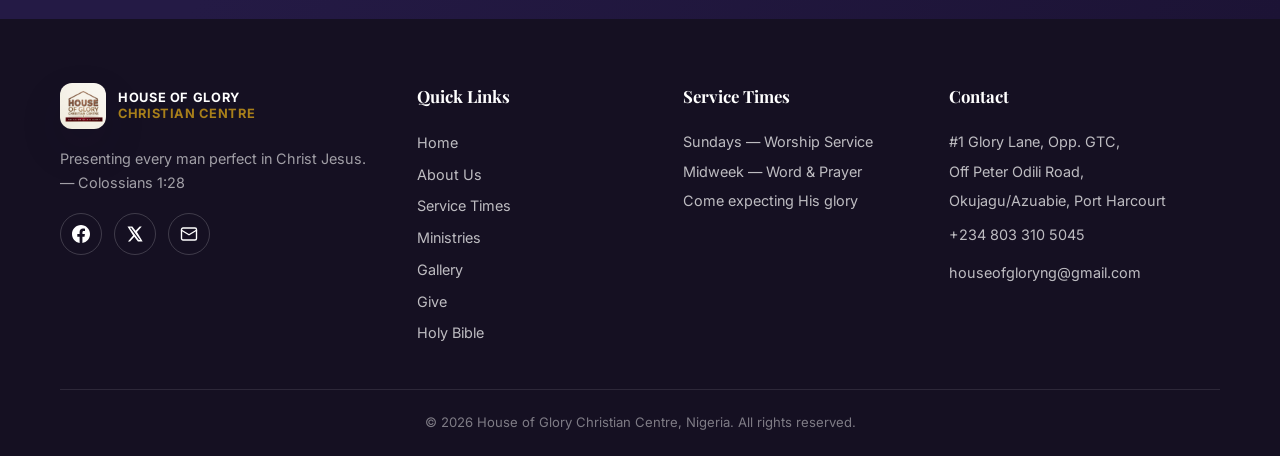
<file: services.html>
<!DOCTYPE html>
<html lang="en">
<head>
  <meta charset="UTF-8" />
  <meta name="viewport" content="width=device-width, initial-scale=1.0" />
  <title>Service Times | House of Glory Christian Centre</title>
  <link rel="icon" type="image/jpeg" href="logo.jpg" />
  <meta name="description" content="Join House of Glory Christian Centre in Port Harcourt for Sunday worship, midweek Word and Prayer service and monthly special programmes." />
  <meta name="theme-color" content="#1c1335" />
  <link rel="manifest" href="manifest.json" />
  <link rel="apple-touch-icon" href="apple-touch-icon.png" />
  <link rel="apple-touch-startup-image" href="img/splash/apple-splash-1320x2868.jpg" media="(device-width: 440px) and (device-height: 956px) and (-webkit-device-pixel-ratio: 3)">
  <link rel="apple-touch-startup-image" href="img/splash/apple-splash-1290x2796.jpg" media="(device-width: 430px) and (device-height: 932px) and (-webkit-device-pixel-ratio: 3)">
  <link rel="apple-touch-startup-image" href="img/splash/apple-splash-1284x2778.jpg" media="(device-width: 428px) and (device-height: 926px) and (-webkit-device-pixel-ratio: 3)">
  <link rel="apple-touch-startup-image" href="img/splash/apple-splash-1242x2688.jpg" media="(device-width: 414px) and (device-height: 896px) and (-webkit-device-pixel-ratio: 3)">
  <link rel="apple-touch-startup-image" href="img/splash/apple-splash-1179x2556.jpg" media="(device-width: 393px) and (device-height: 852px) and (-webkit-device-pixel-ratio: 3)">
  <link rel="apple-touch-startup-image" href="img/splash/apple-splash-1170x2532.jpg" media="(device-width: 390px) and (device-height: 844px) and (-webkit-device-pixel-ratio: 3)">
  <link rel="apple-touch-startup-image" href="img/splash/apple-splash-1125x2436.jpg" media="(device-width: 375px) and (device-height: 812px) and (-webkit-device-pixel-ratio: 3)">
  <link rel="apple-touch-startup-image" href="img/splash/apple-splash-828x1792.jpg" media="(device-width: 414px) and (device-height: 896px) and (-webkit-device-pixel-ratio: 2)">
  <link rel="apple-touch-startup-image" href="img/splash/apple-splash-750x1334.jpg" media="(device-width: 375px) and (device-height: 667px) and (-webkit-device-pixel-ratio: 2)">
  <link rel="apple-touch-startup-image" href="img/splash/apple-splash-2048x2732.jpg" media="(device-width: 1024px) and (device-height: 1366px) and (-webkit-device-pixel-ratio: 2)">
  <link rel="apple-touch-startup-image" href="img/splash/apple-splash-1668x2388.jpg" media="(device-width: 834px) and (device-height: 1194px) and (-webkit-device-pixel-ratio: 2)">
  <link rel="apple-touch-startup-image" href="img/splash/apple-splash-1640x2360.jpg" media="(device-width: 820px) and (device-height: 1180px) and (-webkit-device-pixel-ratio: 2)">
  <link rel="apple-touch-startup-image" href="img/splash/apple-splash-1536x2048.jpg" media="(device-width: 768px) and (device-height: 1024px) and (-webkit-device-pixel-ratio: 2)">
  <meta name="mobile-web-app-capable" content="yes">
  <meta name="apple-mobile-web-app-capable" content="yes">
  <meta name="apple-mobile-web-app-status-bar-style" content="black-translucent">
  <meta name="apple-mobile-web-app-title" content="House of Glory">  <link rel="preconnect" href="https://fonts.googleapis.com" />
  <link rel="preconnect" href="https://fonts.gstatic.com" crossorigin />
  <link href="https://fonts.googleapis.com/css2?family=Playfair+Display:ital,wght@0,500;0,700;1,500&family=Inter:wght@300;400;500;600;700&display=swap" rel="stylesheet" />
  <link rel="stylesheet" href="css/styles.css" />
</head>
<body>

  <!-- Top bar -->
  <div class="topbar">
    <div class="container topbar-inner">
      <div class="topbar-item">
        <svg viewBox="0 0 24 24" fill="none" stroke="currentColor" stroke-width="2" stroke-linecap="round" stroke-linejoin="round"><path d="M20 10c0 6-8 12-8 12s-8-6-8-12a8 8 0 0 1 16 0Z"/><circle cx="12" cy="10" r="3"/></svg>
        <span>#1 Glory Lane, Okujagu/Azuabie, Port Harcourt</span>
      </div>
      <div class="topbar-item">
        <svg viewBox="0 0 24 24" fill="none" stroke="currentColor" stroke-width="2" stroke-linecap="round" stroke-linejoin="round"><path d="M22 16.92v3a2 2 0 0 1-2.18 2 19.79 19.79 0 0 1-8.63-3.07 19.5 19.5 0 0 1-6-6 19.79 19.79 0 0 1-3.07-8.67A2 2 0 0 1 4.11 2h3a2 2 0 0 1 2 1.72 12.84 12.84 0 0 0 .7 2.81 2 2 0 0 1-.45 2.11L8.09 9.91a16 16 0 0 0 6 6l1.27-1.27a2 2 0 0 1 2.11-.45 12.84 12.84 0 0 0 2.81.7A2 2 0 0 1 22 16.92z"/></svg>
        <span><a href="tel:+2348033105045">+234 803 310 5045</a></span>
      </div>
      <a class="topbar-item topbar-link" href="mailto:houseofgloryng@gmail.com">
        <svg viewBox="0 0 24 24" fill="none" stroke="currentColor" stroke-width="2" stroke-linecap="round" stroke-linejoin="round"><rect x="2" y="4" width="20" height="16" rx="2"/><path d="m22 7-10 6L2 7"/></svg>
        <span>houseofgloryng@gmail.com</span>
      </a>
    </div>
  </div>

  <!-- Navigation -->
  <header class="nav" id="nav">
    <div class="container nav-inner">
      <a href="index.html" class="brand">
        <img src="logo.jpg" alt="House of Glory Christian Centre logo" class="brand-logo" />
        <span class="brand-text">House of Glory<br /><em>Christian Centre</em></span>
      </a>
      <nav class="nav-links" id="navLinks">
        <a href="index.html">Home</a>
        <a href="about.html">About</a>
        <a href="services.html">Services</a>
        <a href="ministries.html">Ministries</a>
        <a href="gallery.html">Gallery</a>
        <a href="give.html">Give</a>
        <a href="contact.html">Contact</a>
        <a href="contact.html" class="btn btn-primary nav-cta">Plan a Visit</a>
      </nav>
      <button class="nav-toggle" id="navToggle" aria-label="Toggle navigation">
        <span></span><span></span><span></span>
      </button>
    </div>
  </header>

  <!-- Page hero -->
  <section class="page-hero">
    <div class="hero-rays" aria-hidden="true"></div>
    <div class="container page-hero-inner">
      <p class="page-eyebrow reveal">Join Us</p>
      <h1 class="page-title reveal">Service <em>Times</em></h1>
      <p class="page-crumb reveal"><a href="index.html">Home</a> / Services</p>
    </div>
  </section>

  <!-- Services -->
  <section class="services section">
    <div class="container">
      <div class="section-head center">
        <p class="section-eyebrow reveal">Come &amp; Encounter His Glory</p>
        <h2 class="section-title reveal">Weekly <em>Gatherings</em></h2>
        <p class="section-sub reveal">Every service is an opportunity to be perfected in Christ Jesus.</p>
      </div>
      <div class="services-grid">
        <article class="service-card reveal">
          <span class="card-ornament" aria-hidden="true"></span>
          <span class="card-icon">
            <svg viewBox="0 0 24 24" fill="none" stroke="currentColor" stroke-width="2" stroke-linecap="round" stroke-linejoin="round"><path d="M13 2 3 14h7l-1 8 10-12h-7l1-8Z"/></svg>
          </span>
          <span class="service-day">Sunday</span>
          <h3>Sunday Worship Service</h3>
          <p class="service-desc">A time of worship, the Word and an encounter with God's glory.</p>
        </article>
        <article class="service-card featured reveal">
          <span class="card-ornament" aria-hidden="true"></span>
          <span class="card-icon">
            <svg viewBox="0 0 24 24" fill="none" stroke="currentColor" stroke-width="2" stroke-linecap="round" stroke-linejoin="round"><path d="M4 19.5A2.5 2.5 0 0 1 6.5 17H20V2H6.5A2.5 2.5 0 0 0 4 4.5v15z"/><path d="M4 19.5A2.5 2.5 0 0 0 6.5 22H20v-5"/></svg>
          </span>
          <span class="service-day">Midweek</span>
          <h3>Word &amp; Prayer Service</h3>
          <p class="service-desc">Teaching, intercession and fellowship for every-day victory.</p>
        </article>
        <article class="service-card reveal">
          <span class="card-ornament" aria-hidden="true"></span>
          <span class="card-icon">
            <svg viewBox="0 0 24 24" fill="none" stroke="currentColor" stroke-width="2" stroke-linecap="round" stroke-linejoin="round"><path d="M12 21s-8-4.5-8-11a4 4 0 0 1 8-1 4 4 0 0 1 8 1c0 6.5-8 11-8 11Z"/></svg>
          </span>
          <span class="service-day">Monthly</span>
          <h3>Special Programmes</h3>
          <p class="service-desc">Watch for our monthly services, conferences and outreach events.</p>
        </article>
      </div>
    </div>
  </section>

  <!-- Give CTA -->
  <section class="give section">
    <div class="give-glow" aria-hidden="true"></div>
    <div class="container give-inner">
      <p class="section-eyebrow reveal">First Time With Us?</p>
      <h2 class="section-title light reveal">Come Expecting <em>His Glory</em></h2>
      <p class="reveal">
        "And they, continuing daily with one accord in the temple, and breaking bread
        from house to house, did eat their meat with gladness and singleness of heart,
        praising God..." — Acts 2:46-47
      </p>
      <a href="contact.html" class="btn btn-primary btn-lg reveal">Plan Your Visit</a>
    </div>
  </section>

  <!-- Footer -->
  <footer class="footer">
    <div class="container footer-grid">
      <div class="footer-brand">
        <a href="index.html" class="brand">
          <img src="logo.jpg" alt="House of Glory Christian Centre logo" class="brand-logo" />
          <span class="brand-text">House of Glory<br /><em>Christian Centre</em></span>
        </a>
        <p>Presenting every man perfect in Christ Jesus. — Colossians 1:28</p>
        <div class="footer-social">
          <a href="https://web.facebook.com/houseofgloryng/" target="_blank" rel="noopener" aria-label="Facebook">
            <svg viewBox="0 0 24 24" fill="currentColor"><path d="M24 12.07C24 5.41 18.63 0 12 0S0 5.41 0 12.07C0 18.1 4.39 23.09 10.13 24v-8.44H7.08v-3.49h3.05V9.41c0-3.02 1.79-4.69 4.53-4.69 1.31 0 2.68.24 2.68.24v2.97h-1.51c-1.49 0-1.96.93-1.96 1.89v2.25h3.33l-.53 3.49h-2.8V24C19.61 23.09 24 18.1 24 12.07z"/></svg>
          </a>
          <a href="https://twitter.com/houseofgloryng" target="_blank" rel="noopener" aria-label="Twitter">
            <svg viewBox="0 0 24 24" fill="currentColor"><path d="M18.2 2H21l-6.4 7.3L22.2 22h-6.3l-4.9-6.4L5.4 22H2.6l6.9-7.9L2 2h6.4l4.4 5.8L18.2 2Zm-1 18h1.6L6.9 3.8H5.2L17.2 20Z"/></svg>
          </a>
          <a href="mailto:houseofgloryng@gmail.com" aria-label="Email">
            <svg viewBox="0 0 24 24" fill="none" stroke="currentColor" stroke-width="1.8" stroke-linecap="round" stroke-linejoin="round"><rect x="2" y="4" width="20" height="16" rx="2"/><path d="m22 7-10 6L2 7"/></svg>
          </a>
        </div>
      </div>
      <div class="footer-col">
        <h4>Quick Links</h4>
        <a href="index.html">Home</a>
        <a href="about.html">About Us</a>
        <a href="services.html">Service Times</a>
        <a href="ministries.html">Ministries</a>
        <a href="gallery.html">Gallery</a>
        <a href="give.html">Give</a>
        <a href="bible.html">Holy Bible</a>
      </div>
      <div class="footer-col">
        <h4>Service Times</h4>
        <p>Sundays — Worship Service</p>
        <p>Midweek — Word &amp; Prayer</p>
        <p>Come expecting His glory</p>
      </div>
      <div class="footer-col">
        <h4>Contact</h4>
        <p>#1 Glory Lane, Opp. GTC,</p>
        <p>Off Peter Odili Road,</p>
        <p>Okujagu/Azuabie, Port Harcourt</p>
        <p><a href="tel:+2348033105045">+234 803 310 5045</a></p>
        <p><a href="mailto:houseofgloryng@gmail.com">houseofgloryng@gmail.com</a></p>
      </div>
    </div>
    <div class="container footer-bottom">
      <p>© <span id="year"></span> House of Glory Christian Centre, Nigeria. All rights reserved.</p>
    </div>
  </footer>

  <script src="js/main.js"></script>
</body>
</html>
</file>
<file: css/styles.css>
:root {
  --gold: #d4a12c;
  --gold-light: #eec877;
  --gold-dark: #a87f1a;
  --royal: #1c1335;
  --royal-2: #241a45;
  --royal-3: #2f2258;
  --ink: #232035;
  --muted: #5d5972;
  --paper: #f8f6f3;
  --white: #ffffff;
  --radius: 14px;
  --shadow: 0 18px 45px rgba(28, 19, 53, 0.12);
  --shadow-lg: 0 30px 70px rgba(28, 19, 53, 0.24);
  --font-serif: 'Playfair Display', Georgia, serif;
  --font-sans: 'Inter', -apple-system, system-ui, 'Segoe UI', sans-serif;
}

* { margin: 0; padding: 0; box-sizing: border-box; }

html { scroll-behavior: smooth; }

body {
  font-family: var(--font-sans);
  color: var(--ink);
  background: var(--paper);
  line-height: 1.65;
  overflow-x: hidden;
}

img { max-width: 100%; display: block; }

a { color: inherit; text-decoration: none; }

.container { width: min(1160px, 92%); margin: 0 auto; }

.section { padding: 96px 0; }

/* ---------- Top bar ---------- */
.topbar {
  background: var(--royal);
  color: rgba(255, 255, 255, 0.82);
  font-size: 0.82rem;
  letter-spacing: 0.02em;
}
.topbar-inner { display: flex; align-items: center; gap: 28px; padding: 10px 0; }
.topbar-item { display: flex; align-items: center; gap: 8px; }
.topbar-item svg { width: 15px; height: 15px; color: var(--gold); flex: none; }
.topbar-link { margin-left: auto; transition: color .2s; }
.topbar-link:hover { color: var(--gold-light); }

/* ---------- Navigation ---------- */
.nav {
  position: sticky;
  top: 0;
  z-index: 100;
  background: rgba(255, 255, 255, 0.92);
  backdrop-filter: blur(12px);
  border-bottom: 1px solid rgba(28, 19, 53, 0.06);
  transition: box-shadow .25s;
}
.nav.scrolled { box-shadow: 0 10px 30px rgba(28, 19, 53, 0.1); }
.nav-inner { display: flex; align-items: center; justify-content: space-between; padding: 14px 0; }

.brand { display: flex; align-items: center; gap: 12px; }
.brand-logo {
  width: 46px; height: 46px; flex: none;
  border-radius: 12px;
  object-fit: cover;
  box-shadow: var(--shadow);
}
.brand-mark {
  width: 46px; height: 46px; flex: none;
  display: grid; place-items: center;
  background: linear-gradient(135deg, var(--royal-2), var(--royal));
  color: var(--gold-light);
  border-radius: 12px;
}
.brand-mark svg { width: 24px; height: 24px; }
.brand-text { font-weight: 700; font-size: 0.8rem; line-height: 1.25; text-transform: uppercase; letter-spacing: 0.05em; color: var(--royal); }
.brand-text em { color: var(--gold-dark); font-style: normal; }

.nav-links { display: flex; align-items: center; gap: 28px; }
.nav-links a { font-size: 0.9rem; font-weight: 500; color: var(--ink); position: relative; transition: color .2s; }
.nav-links a:not(.nav-cta)::after {
  content: ''; position: absolute; left: 0; bottom: -6px;
  width: 0; height: 2px; background: var(--gold);
  transition: width .25s;
}
.nav-links a:not(.nav-cta):hover::after { width: 100%; }
.nav-links a:hover { color: var(--gold-dark); }
.nav-cta { padding: 10px 22px; }

.nav-toggle { display: none; flex-direction: column; gap: 5px; background: none; border: 0; cursor: pointer; padding: 8px; }
.nav-toggle span { width: 26px; height: 2.5px; background: var(--royal); border-radius: 2px; transition: transform .3s, opacity .3s; }
.nav-toggle.open span:nth-child(1) { transform: translateY(7.5px) rotate(45deg); }
.nav-toggle.open span:nth-child(2) { opacity: 0; }
.nav-toggle.open span:nth-child(3) { transform: translateY(-7.5px) rotate(-45deg); }

/* ---------- Page hero (internal pages) ---------- */
.page-hero {
  position: relative;
  padding: 90px 0;
  color: var(--white);
  overflow: hidden;
  background:
    radial-gradient(60% 70% at 85% 15%, rgba(238, 200, 119, 0.16), transparent 60%),
    linear-gradient(150deg, var(--royal) 30%, var(--royal-3));
}
.page-hero .hero-rays {
  position: absolute; inset: -40% -20%;
  background: repeating-conic-gradient(from 0deg at 50% 50%, transparent 0deg 12deg, rgba(255, 255, 255, 0.035) 12deg 16deg);
  animation: rays 60s linear infinite;
  pointer-events: none;
}
.page-hero-inner { position: relative; z-index: 2; }
.page-eyebrow {
  display: inline-flex; align-items: center; gap: 12px;
  font-size: 0.78rem; font-weight: 700; letter-spacing: 0.24em; text-transform: uppercase;
  color: var(--gold-light); margin-bottom: 16px;
}
.page-eyebrow::before { content: ''; width: 34px; height: 2px; background: var(--gold); }
.page-title {
  font-family: var(--font-serif); font-weight: 700;
  font-size: clamp(2.2rem, 5vw, 3.6rem);
  line-height: 1.1; margin-bottom: 14px;
}
.page-title em { color: var(--gold-light); font-style: italic; }
.page-crumb { font-size: 0.82rem; color: rgba(255, 255, 255, 0.65); }
.page-crumb a { color: var(--gold-light); }

/* ---------- Buttons ---------- */.btn {
  display: inline-flex; align-items: center; justify-content: center; gap: 8px;
  font-family: var(--font-sans); font-weight: 600; font-size: 0.9rem;
  padding: 12px 26px; border-radius: 999px; border: 0; cursor: pointer;
  transition: transform .2s, box-shadow .2s, background .2s, color .2s;
}
.btn-lg { padding: 15px 34px; font-size: 0.95rem; }
.btn-primary {
  background: linear-gradient(135deg, var(--gold-light), var(--gold));
  color: var(--royal);
}
.btn-primary:hover { transform: translateY(-2px); box-shadow: 0 12px 28px rgba(212, 161, 44, 0.4); }
.btn-ghost { background: transparent; color: var(--white); border: 1.5px solid rgba(255, 255, 255, 0.55); }
.btn-ghost:hover { background: rgba(255, 255, 255, 0.12); border-color: var(--white); }

/* ---------- Hero ---------- */
.hero {
  position: relative;
  min-height: 100vh;
  display: flex; flex-direction: column;
  justify-content: center;
  color: var(--white);
  overflow: hidden;
  background:
    radial-gradient(60% 50% at 80% 10%, rgba(238, 200, 119, 0.16), transparent 60%),
    radial-gradient(70% 80% at 15% 90%, rgba(212, 161, 44, 0.1), transparent 55%),
    linear-gradient(150deg, var(--royal) 30%, var(--royal-3));
}
.hero-grid {
  display: grid;
  grid-template-columns: minmax(0, 1fr) minmax(0, 1fr);
  width: 100%;
  padding-top: 0;
  padding-bottom: 0;
  min-height: calc(100vh - 120px);
}
.hero-media {
  position: relative;
  min-height: 100%;
  height: 100%;
  border-radius: 0 0 36px 0;
  overflow: hidden;
  box-shadow: var(--shadow-lg);
  display: flex;
}
.hero-media::before {
  content: '';
  position: absolute; inset: 10px; z-index: 1;
  border: 2px dashed rgba(255, 255, 255, 0.5);
  border-radius: 18px;
  pointer-events: none;
}
.hero-media::after {
  content: '';
  position: absolute; inset: 0; z-index: 1;
  background: linear-gradient(180deg, rgba(238, 200, 119, 0.1) 0%, rgba(28, 19, 53, 0.25) 100%);
  pointer-events: none;
}
.hero-media img {
  width: 100%; height: 100%;
  object-fit: cover;
  object-position: center top;
}
.hero-rays {
  position: absolute; inset: -40% -20%; z-index: 0;
  background: repeating-conic-gradient(from 0deg at 50% 50%, transparent 0deg 12deg, rgba(255, 255, 255, 0.035) 12deg 16deg);
  animation: rays 60s linear infinite;
  pointer-events: none;
}
@keyframes rays { to { transform: rotate(360deg); } }
.hero-glow {
  position: absolute; inset: 0; z-index: 0;
  background: radial-gradient(50% 40% at 85% 25%, rgba(255, 240, 200, 0.14), transparent 70%);
  pointer-events: none;
}
.hero-content { position: relative; z-index: 2; display: flex; flex-direction: column; justify-content: center; padding: 60px clamp(8px, 2vw, 24px); }
.hero-eyebrow {
  display: inline-flex; align-items: center; gap: 12px;
  font-size: 0.78rem; font-weight: 700; letter-spacing: 0.24em; text-transform: uppercase;
  color: var(--gold-light); margin-bottom: 22px;
}
.hero-eyebrow::before { content: ''; width: 34px; height: 2px; background: var(--gold); }
.hero-title {
  font-family: var(--font-serif); font-weight: 700;
  font-size: clamp(2.5rem, 6vw, 4.6rem);
  line-height: 1.08; margin-bottom: 26px;
}
.hero-title em { color: var(--gold-light); font-style: italic; }
.hero-scripture {
  font-family: var(--font-serif); font-style: italic;
  font-size: clamp(1.05rem, 2.2vw, 1.35rem);
  color: rgba(255, 255, 255, 0.9);
  max-width: 660px; margin-bottom: 10px;
}
.hero-reference {
  font-size: 0.85rem; letter-spacing: 0.18em; text-transform: uppercase;
  color: var(--gold-light); margin-bottom: 38px;
}
.hero-actions { display: flex; gap: 16px; flex-wrap: wrap; }

/* ---------- Hero ticker ---------- */
.hero-ticker {
  position: relative; z-index: 2;
  padding-bottom: 56px;
  display: grid; grid-template-columns: repeat(3, 1fr); gap: 18px;
}
.ticker-card {
  display: flex; align-items: center; gap: 14px;
  background: rgba(255, 255, 255, 0.08);
  border: 1px solid rgba(255, 255, 255, 0.16);
  backdrop-filter: blur(14px);
  border-radius: var(--radius);
  padding: 18px 20px;
  transition: transform .25s, background .25s;
}
.ticker-card:hover { transform: translateY(-4px); background: rgba(255, 255, 255, 0.14); }
.ticker-icon {
  width: 44px; height: 44px; flex: none;
  display: grid; place-items: center;
  background: linear-gradient(135deg, var(--gold-light), var(--gold));
  color: var(--royal); border-radius: 12px;
}
.ticker-icon svg { width: 22px; height: 22px; }
.ticker-card strong { display: block; font-size: 0.92rem; }
.ticker-card span { font-size: 0.82rem; color: rgba(255, 255, 255, 0.75); }

/* ---------- Section headings ---------- */
.section-eyebrow {
  font-size: 0.78rem; font-weight: 700; letter-spacing: 0.24em; text-transform: uppercase;
  color: var(--gold-dark); margin-bottom: 14px;
}
.section-title {
  font-family: var(--font-serif); font-weight: 700; font-size: clamp(2rem, 4vw, 2.8rem);
  line-height: 1.15; margin-bottom: 18px; color: var(--royal);
}
.section-title em { color: var(--gold-dark); font-style: italic; }
.section-title.light { color: var(--white); }
.section-title.light em { color: var(--gold-light); }
.section-sub { color: var(--muted); max-width: 560px; }
.section-sub.light { color: rgba(255, 255, 255, 0.65); }
.section-head.center { text-align: center; margin-bottom: 56px; }
.section-head.center .section-sub { margin: 0 auto; }

/* ---------- About / Mandate ---------- */
.about { background: var(--white); }
.about-grid { display: grid; grid-template-columns: 0.95fr 1.05fr; gap: 64px; align-items: center; }
.about-visual {
  position: relative;
  min-height: 480px;
  border-radius: var(--radius);
  box-shadow: var(--shadow-lg);
  display: flex; align-items: center; justify-content: center;
  overflow: hidden;
}
.about-visual > img {
  position: absolute; inset: 0;
  width: 100%; height: 100%;
  object-fit: cover; object-position: center top;
}
.mandate-card {
  position: relative; z-index: 2;
  text-align: center;
  padding: 40px 34px;
  max-width: 320px;
}
.mandate-star {
  width: 62px; height: 62px; margin: 0 auto 20px;
  display: grid; place-items: center;
  background: linear-gradient(135deg, var(--gold-light), var(--gold));
  color: var(--royal); border-radius: 50%;
  animation: pulseGlow 3s ease-in-out infinite;
}
.mandate-star svg { width: 28px; height: 28px; }
@keyframes pulseGlow {
  0%, 100% { box-shadow: 0 0 0 0 rgba(238, 200, 119, 0.45); }
  50% { box-shadow: 0 0 0 16px rgba(238, 200, 119, 0); }
}
.mandate-card blockquote {
  font-family: var(--font-serif); font-style: italic;
  font-size: 1.35rem; color: var(--white);
  line-height: 1.45; margin-bottom: 14px;
  text-shadow: 0 2px 14px rgba(28, 19, 53, 0.7);
}
.mandate-card p { color: var(--gold-light); font-size: 0.85rem; letter-spacing: 0.16em; text-transform: uppercase; }

.about-text p { color: var(--muted); margin-bottom: 18px; }
.about-text strong { color: var(--royal); }
.about-list { list-style: none; margin: 26px 0 34px; display: grid; gap: 14px; }
.about-list li { display: flex; align-items: center; gap: 12px; font-weight: 500; }
.about-list span { color: var(--gold); font-size: 1rem; }
.about-text .btn { margin-top: 6px; }

/* ---------- Services ---------- */
.services { background: linear-gradient(180deg, var(--paper), #efece7); }
.services-grid { display: grid; grid-template-columns: repeat(3, 1fr); gap: 24px; }
.service-card {
  position: relative;
  background: var(--white); border-radius: 20px;
  padding: 40px 34px;
  border: 1px solid rgba(168, 127, 26, 0.22);
  box-shadow: 0 20px 50px rgba(28, 19, 53, 0.08);
  transition: transform .3s, box-shadow .3s;
  overflow: hidden;
  text-align: left;
}
.service-card::before {
  content: '';
  position: absolute; inset: 0 0 auto 0; height: 5px;
  background: linear-gradient(90deg, var(--gold), var(--gold-light), var(--gold));
}
.service-card::after {
  content: '';
  position: absolute; right: -60px; top: -60px;
  width: 180px; height: 180px; border-radius: 50%;
  background: radial-gradient(circle, rgba(212, 161, 44, 0.14), transparent 70%);
}
.service-card:hover {
  transform: translateY(-8px);
  box-shadow: 0 34px 70px rgba(28, 19, 53, 0.16);
}
.service-card.featured {
  background: linear-gradient(160deg, var(--royal) 20%, var(--royal-3));
  border-color: rgba(212, 161, 44, 0.55);
  transform: translateY(-14px);
  box-shadow: 0 30px 70px rgba(28, 19, 53, 0.32);
  color: var(--white);
}
.service-card.featured::before {
  height: 6px;
  background: linear-gradient(90deg, var(--gold-light), var(--white), var(--gold-light));
}
.service-card.featured::after {
  background: radial-gradient(circle, rgba(238, 200, 119, 0.22), transparent 70%);
}
.service-card.featured:hover { transform: translateY(-18px); box-shadow: 0 40px 80px rgba(28, 19, 53, 0.4); }

.card-ornament {
  position: absolute; left: 34px; top: 34px;
  width: 44px; height: 44px;
  border: 1.5px solid rgba(212, 161, 44, 0.35);
  border-radius: 50%;
  transform: rotate(45deg);
}
.card-ornament::after {
  content: '';
  position: absolute; inset: 7px;
  border: 1px solid rgba(212, 161, 44, 0.3);
  border-radius: 50%;
}
.card-icon {
  position: relative;
  width: 64px; height: 64px;
  display: grid; place-items: center;
  background: radial-gradient(circle at 30% 30%, var(--gold-light), var(--gold));
  color: var(--royal);
  border-radius: 16px;
  box-shadow: 0 12px 24px rgba(212, 161, 44, 0.35);
  margin-bottom: 24px;
}
.card-icon svg { width: 30px; height: 30px; }
.service-card.featured .card-icon {
  background: radial-gradient(circle at 30% 30%, #fff6dd, var(--gold-light));
  box-shadow: 0 12px 28px rgba(238, 200, 119, 0.4);
}
.service-day {
  display: inline-block; font-size: 0.7rem; font-weight: 700;
  letter-spacing: 0.22em; text-transform: uppercase;
  color: var(--gold-dark); background: #faf3df;
  border-radius: 999px; padding: 6px 16px; margin-bottom: 18px;
}
.service-card.featured .service-day { color: var(--royal); background: linear-gradient(135deg, var(--gold-light), var(--gold)); }
.service-card h3 { font-family: var(--font-serif); font-size: 1.35rem; margin-bottom: 8px; color: var(--royal); }
.service-card.featured h3 { color: var(--white); }
.service-time {
  display: flex; align-items: center; gap: 10px;
  font-family: var(--font-serif); font-size: 1.6rem; font-weight: 700;
  color: var(--gold-dark); margin-bottom: 12px;
}
.service-time::before {
  content: '';
  width: 24px; height: 2px;
  background: linear-gradient(90deg, var(--gold), transparent);
}
.service-card.featured .service-time { color: var(--gold-light); }
.service-desc { color: var(--muted); font-size: 0.92rem; }
.service-card.featured .service-desc { color: rgba(255, 255, 255, 0.72); }

/* ---------- Ministries ---------- */
.ministries { background: var(--royal); }
.ministries .section-eyebrow { color: var(--gold-light); }
.ministries .section-title { color: var(--white); }
.ministries .section-title em { color: var(--gold-light); }
.ministries .section-sub { color: rgba(255, 255, 255, 0.65); }
.ministries-grid { display: grid; grid-template-columns: repeat(3, 1fr); gap: 24px; }
.ministry {
  background: var(--royal-2);
  border: 1px solid rgba(255, 255, 255, 0.08);
  border-radius: var(--radius);
  padding: 34px 28px;
  transition: transform .25s, border-color .25s, background .25s;
}
.ministry:hover { transform: translateY(-6px); border-color: var(--gold); background: var(--royal-3); }
.ministry-icon {
  width: 52px; height: 52px; display: grid; place-items: center;
  background: linear-gradient(135deg, var(--gold-light), var(--gold));
  color: var(--royal); border-radius: 14px; margin-bottom: 20px;
}
.ministry-icon svg { width: 26px; height: 26px; }
.ministry h3 { font-family: var(--font-serif); color: var(--white); font-size: 1.15rem; margin-bottom: 10px; }
.ministry p { color: rgba(255, 255, 255, 0.6); font-size: 0.92rem; }

/* ---------- Gallery ---------- */
.gallery { background: var(--white); }
.gallery-grid { display: grid; grid-template-columns: repeat(3, 1fr); gap: 20px; grid-auto-flow: dense; }
.gallery-item {
  position: relative; border-radius: var(--radius); overflow: hidden;
  aspect-ratio: 4 / 3; margin: 0; cursor: pointer;
}
.gallery-item img { width: 100%; height: 100%; object-fit: cover; transition: transform .5s; }
.gallery-item:hover img { transform: scale(1.07); }
.gallery-item::after {
  content: '';
  position: absolute; inset: 0;
  background: linear-gradient(180deg, transparent 55%, rgba(28, 19, 53, 0.7));
}
.gallery-item figcaption {
  position: absolute; left: 18px; bottom: 14px; z-index: 2;
  color: var(--white); font-weight: 600;
  font-family: var(--font-serif); font-size: 1.05rem;
}
.gallery-item.tall { grid-row: span 2; aspect-ratio: auto; min-height: 100%; }
.gallery-item.wide { grid-column: span 2; }

/* ---------- Give ---------- */
.give { position: relative; color: var(--white); overflow: hidden; }
.give-glow {
  position: absolute; inset: 0;
  background:
    radial-gradient(50% 60% at 80% 30%, rgba(238, 200, 119, 0.18), transparent 65%),
    linear-gradient(120deg, var(--royal-2) 30%, var(--royal));
}
.give-inner { position: relative; z-index: 2; max-width: 720px; }
.give-inner .section-eyebrow { color: var(--gold-light); }
.give-inner p { font-size: 1.02rem; color: rgba(255, 255, 255, 0.8); margin-bottom: 32px; }
.give-form { display: flex; gap: 14px; flex-wrap: wrap; }
.give-form select {
  flex: 1; min-width: 240px;
  padding: 15px 20px; border-radius: 999px; border: 1.5px solid rgba(255, 255, 255, 0.25);
  background: rgba(255, 255, 255, 0.1); color: var(--white); font-family: var(--font-sans); font-size: 0.9rem;
}
.give-form select option { color: var(--royal); }
.give-note { font-size: 0.85rem; color: rgba(255, 255, 255, 0.6); margin-top: 18px; margin-bottom: 0 !important; }

/* ---------- Contact ---------- */
.contact { background: linear-gradient(180deg, var(--paper), #f1efe9); }
.contact-grid { display: grid; grid-template-columns: 1fr 1.1fr; gap: 48px; align-items: start; }
.contact-info { display: grid; gap: 20px; }
.contact-item { display: flex; gap: 16px; align-items: flex-start; }
.contact-icon {
  width: 48px; height: 48px; flex: none; display: grid; place-items: center;
  background: linear-gradient(135deg, var(--gold-light), var(--gold));
  color: var(--royal); border-radius: 13px;
}
.contact-icon svg { width: 22px; height: 22px; }
.contact-item h4 { font-family: var(--font-serif); font-size: 1.05rem; margin-bottom: 4px; color: var(--royal); }
.contact-item p, .contact-item a { color: var(--muted); font-size: 0.92rem; }
.contact-item a:hover { color: var(--gold-dark); }

.contact-form {
  background: var(--white); border-radius: var(--radius);
  padding: 36px; box-shadow: var(--shadow-lg);
}
.contact-form h3 { font-family: var(--font-serif); font-size: 1.4rem; margin-bottom: 22px; color: var(--royal); }
.form-row { display: grid; grid-template-columns: 1fr 1fr; gap: 14px; }
.contact-form input, .contact-form textarea, .contact-form select {
  width: 100%; margin-bottom: 14px;
  padding: 14px 16px; border: 1.5px solid #e3e0da; border-radius: 10px;
  font-family: var(--font-sans); font-size: 0.92rem; color: var(--ink);
  background: #fbfaf7; outline: none; transition: border-color .2s, box-shadow .2s;
}
.contact-form input:focus, .contact-form textarea:focus, .contact-form select:focus {
  border-color: var(--gold); box-shadow: 0 0 0 3px rgba(212, 161, 44, 0.18); background: #fff;
}
.contact-form textarea { resize: vertical; }
.form-note { font-size: 0.82rem; color: var(--muted); margin-top: 14px; }

/* ---------- Footer ---------- */
.footer { background: #151022; color: rgba(255, 255, 255, 0.72); }
.footer-grid {
  display: grid; grid-template-columns: 1.4fr 1fr 1fr 1.2fr; gap: 40px;
  padding: 64px 0 40px;
}
.footer .brand-text { color: var(--white); }
.footer-brand p { font-size: 0.9rem; margin: 18px 0; color: rgba(255, 255, 255, 0.6); }
.footer-social { display: flex; gap: 12px; }
.footer-social a {
  width: 42px; height: 42px; display: grid; place-items: center;
  border: 1px solid rgba(255, 255, 255, 0.18); border-radius: 50%;
  color: var(--white); transition: background .2s, border-color .2s;
}
.footer-social a:hover { background: var(--gold); border-color: var(--gold); color: #151022; }
.footer-social svg { width: 18px; height: 18px; }
.footer-col h4 { font-family: var(--font-serif); color: var(--white); font-size: 1.05rem; margin-bottom: 16px; }
.footer-col a { display: block; padding: 4px 0; font-size: 0.9rem; transition: color .2s, padding-left .2s; }
.footer-col a:hover { color: var(--gold-light); padding-left: 5px; }
.footer-col p { font-size: 0.9rem; padding: 3px 0; }
.footer-col a[href^="tel"]:hover, .footer-brand a[href^="tel"]:hover { color: var(--gold-light); }
.footer-bottom {
  border-top: 1px solid rgba(255, 255, 255, 0.1);
  padding: 22px 0;
  font-size: 0.82rem;
  text-align: center; color: rgba(255, 255, 255, 0.45);
}

/* ---------- Reveal animations ---------- */
.reveal { opacity: 0; transform: translateY(28px); transition: opacity .7s ease, transform .7s ease; }
.reveal.visible { opacity: 1; transform: none; }

/* ---------- Responsive ---------- */
@media (max-width: 992px) {
  .section { padding: 72px 0; }
  .topbar-item:nth-child(2) { display: none; }
  .about-grid, .contact-grid { grid-template-columns: 1fr; gap: 44px; }
  .ministries-grid { grid-template-columns: repeat(2, 1fr); }
  .footer-grid { grid-template-columns: repeat(2, 1fr); }
  .hero-ticker { grid-template-columns: 1fr; }
}

@media (max-width: 768px) {
  .topbar-inner { flex-wrap: wrap; gap: 10px; }
  .nav-links {
    position: absolute; top: 100%; left: 0; right: 0;
    flex-direction: column; align-items: flex-start;
    background: var(--white); padding: 12px 4%;
    gap: 4px; box-shadow: var(--shadow);
    transform: translateY(-12px); opacity: 0; visibility: hidden;
    transition: transform .25s, opacity .25s, visibility .25s;
  }
  .nav-links.open { transform: none; opacity: 1; visibility: visible; }
  .nav-links a { display: block; width: 100%; padding: 12px 0; border-bottom: 1px solid #f0ede8; }
  .nav-links .nav-cta { margin-top: 12px; border: 0; }
  .nav-toggle { display: flex; }
  .services-grid, .ministries-grid { grid-template-columns: 1fr; }
  .service-card.featured { transform: none; }
  .form-row { grid-template-columns: 1fr; }
  .hero-content { text-align: center; padding: 70px 0 50px; }
  .hero-eyebrow { justify-content: center; }
  .hero-scripture { margin-left: auto; margin-right: auto; }
  .hero-actions { justify-content: center; }
  .about-visual { min-height: 340px; }
  .gallery-grid { grid-template-columns: 1fr 1fr; }
  .gallery-item.wide { grid-column: span 2; }
  .gallery-item.tall { grid-row: auto; aspect-ratio: 4/3; min-height: 0; }
  .hero-grid { grid-template-columns: 1fr; gap: 0; min-height: 0; }
  .hero-media { height: 460px; min-height: 460px; border-radius: 24px; margin: 30px 0 0; }
  .hero-media::before { inset: 8px; }
}

@media (max-width: 520px) {
  .footer-grid { grid-template-columns: 1fr; }
  .btn-lg { width: 100%; }
  .give-form { flex-direction: column; }
  .give-form select { min-width: 0; }
  .gallery-grid { grid-template-columns: 1fr; }
  .gallery-item.wide { grid-column: span 1; }
}

/* ==========================================================================
   Holy Bible reader (bible.html)
   ========================================================================== */
.visually-hidden {
  position: absolute; width: 1px; height: 1px;
  margin: -1px; padding: 0; border: 0;
  clip: rect(0 0 0 0); overflow: hidden; white-space: nowrap;
}

.btn-outline-dark {
  background: transparent; color: var(--royal);
  border: 1.5px solid rgba(28, 19, 53, 0.25);
}
.btn-outline-dark:hover { border-color: var(--royal); transform: translateY(-2px); }

.bible-shell { padding: clamp(1.5rem, 4vw, 2.75rem) 0 clamp(4rem, 8vw, 5.5rem); }

.bible-toolbar {
  position: sticky;
  top: 76px;
  z-index: 40;
  background: rgba(255, 255, 255, 0.94);
  backdrop-filter: blur(10px);
  -webkit-backdrop-filter: blur(10px);
  border: 1px solid rgba(28, 19, 53, 0.08);
  border-radius: var(--radius);
  box-shadow: var(--shadow);
  padding: 0.85rem;
  display: grid;
  gap: 0.7rem;
  margin-bottom: 2rem;
}

.bible-toolbar-row {
  display: flex;
  align-items: center;
  gap: 0.7rem;
  flex-wrap: wrap;
}

.bible-toolbar-row-secondary { justify-content: space-between; }

.bible-selects {
  display: flex;
  gap: 0.55rem;
  flex: 1;
  min-width: 220px;
}

.bible-select {
  appearance: none;
  -webkit-appearance: none;
  flex: 1;
  min-width: 0;
  font-family: var(--font-sans);
  font-weight: 600;
  font-size: 0.95rem;
  color: var(--ink);
  background:
    url("data:image/svg+xml;charset=UTF-8,%3Csvg xmlns='http://www.w3.org/2000/svg' width='12' height='8' viewBox='0 0 12 8'%3E%3Cpath d='M1 1l5 5 5-5' fill='none' stroke='%23d4a12c' stroke-width='2' stroke-linecap='round'/%3E%3C/svg%3E")
    no-repeat right 0.9rem center,
    #f4f1ec;
  border: 1px solid rgba(28, 19, 53, 0.12);
  border-radius: 999px;
  padding: 0.62rem 2.4rem 0.62rem 1.05rem;
  cursor: pointer;
  transition: border-color 0.2s ease, box-shadow 0.2s ease;
}

.bible-select:focus {
  outline: none;
  border-color: var(--gold);
  box-shadow: 0 0 0 3px rgba(212, 161, 44, 0.22);
}

.bible-select-chapter { flex: 0 0 auto; max-width: 130px; }

.bible-nav-btns,
.bible-font-controls {
  display: flex;
  gap: 0.45rem;
  flex: none;
}

.bible-icon-btn {
  width: 42px;
  height: 42px;
  display: inline-flex;
  align-items: center;
  justify-content: center;
  border-radius: 50%;
  border: 1px solid rgba(28, 19, 53, 0.12);
  background: var(--white);
  color: var(--gold-dark);
  transition: all 0.2s ease;
}

.bible-icon-btn:hover {
  background: linear-gradient(135deg, var(--gold-light), var(--gold));
  border-color: var(--gold);
  color: var(--royal);
  transform: translateY(-1px);
}

/* ---------- Search ---------- */
.bible-search {
  position: relative;
  flex: 1 1 260px;
  min-width: 0;
}

.bible-search-icon {
  position: absolute;
  left: 1rem;
  top: 50%;
  transform: translateY(-50%);
  color: var(--muted);
  pointer-events: none;
}

.bible-search input {
  width: 100%;
  font-family: var(--font-sans);
  font-size: 0.95rem;
  color: var(--ink);
  background: #f4f1ec;
  border: 1px solid rgba(28, 19, 53, 0.12);
  border-radius: 999px;
  padding: 0.66rem 2.6rem 0.66rem 2.65rem;
  transition: border-color 0.2s ease, box-shadow 0.2s ease;
}

.bible-search input::placeholder { color: var(--muted); }

.bible-search input:focus {
  outline: none;
  border-color: var(--gold);
  box-shadow: 0 0 0 3px rgba(212, 161, 44, 0.22);
}

.bible-search-clear {
  position: absolute;
  right: 0.55rem;
  top: 50%;
  transform: translateY(-50%);
  width: 28px;
  height: 28px;
  border: none;
  border-radius: 50%;
  background: rgba(28, 19, 53, 0.12);
  color: var(--ink);
  font-size: 1.05rem;
  line-height: 1;
}

.bible-search-results {
  position: absolute;
  top: calc(100% + 10px);
  left: 0;
  right: 0;
  max-height: min(60vh, 480px);
  overflow-y: auto;
  background: var(--white);
  border: 1px solid rgba(28, 19, 53, 0.08);
  border-radius: var(--radius);
  box-shadow: var(--shadow-lg);
  padding: 0.5rem;
  z-index: 60;
}

.bible-search-count {
  font-size: 0.78rem;
  font-weight: 700;
  text-transform: uppercase;
  letter-spacing: 0.14em;
  color: var(--muted);
  padding: 0.5rem 0.75rem 0.35rem;
}

.bible-search-empty {
  padding: 0.9rem 0.75rem;
  color: var(--muted);
  font-size: 0.95rem;
}

.bible-search-result {
  display: block;
  width: 100%;
  text-align: left;
  background: none;
  border: none;
  border-radius: 10px;
  padding: 0.6rem 0.75rem;
  cursor: pointer;
  transition: background 0.15s ease;
}

.bible-search-result:hover { background: #f4f1ec; }

.bible-search-ref {
  display: block;
  font-family: var(--font-serif);
  font-weight: 700;
  font-size: 1.02rem;
  color: var(--gold-dark);
  margin-bottom: 0.1rem;
}

.bible-search-text {
  display: block;
  font-size: 0.92rem;
  line-height: 1.55;
  color: var(--muted);
}

.bible-search-text mark {
  background: rgba(212, 161, 44, 0.32);
  color: inherit;
  border-radius: 3px;
  padding: 0 2px;
}

/* ---------- Chapter reading pane ---------- */
.bible-reader {
  max-width: 780px;
  margin-inline: auto;
}

.bible-chapter-head {
  display: flex;
  align-items: baseline;
  justify-content: space-between;
  gap: 1rem;
  flex-wrap: wrap;
  border-bottom: 2px solid var(--gold);
  padding-bottom: 0.9rem;
  margin-bottom: 1.6rem;
}

.bible-chapter-head h2 {
  font-family: var(--font-serif);
  font-size: clamp(1.9rem, 4vw, 2.6rem);
  margin: 0;
}

.bible-status {
  font-size: 0.82rem;
  font-weight: 600;
  letter-spacing: 0.1em;
  text-transform: uppercase;
  color: var(--muted);
}

.bible-text {
  font-family: var(--font-serif);
  font-size: 19px;
  line-height: 1.95;
  color: #2b2740;
}

.bible-text .verse { padding-right: 0.18rem; }

.bible-text .verse-num {
  font-family: var(--font-sans);
  font-size: 0.62em;
  font-weight: 700;
  color: var(--gold-dark);
  vertical-align: super;
  margin-right: 0.28em;
  user-select: none;
}

.bible-text .verse.is-highlighted {
  background: linear-gradient(120deg, rgba(212, 161, 44, 0.22), rgba(212, 161, 44, 0.08));
  border-radius: 6px;
  box-shadow: 0 0 0 6px rgba(212, 161, 44, 0.14);
  transition: box-shadow 0.4s ease;
}

.bible-pager {
  display: flex;
  justify-content: space-between;
  gap: 1rem;
  margin-top: 2.6rem;
  padding-top: 1.6rem;
  border-top: 1px solid rgba(28, 19, 53, 0.08);
}

@media (max-width: 640px) {
  .bible-toolbar { top: 66px; }
  .bible-select-chapter { max-width: 108px; }
  .bible-pager .btn { flex: 1; }
}

/* ==========================================================================
   Install app modal
   ========================================================================== */
.install-overlay {
  position: fixed;
  inset: 0;
  z-index: 200;
  display: flex;
  align-items: center;
  justify-content: center;
  padding: 4%;
  background: rgba(28, 19, 53, 0.66);
  backdrop-filter: blur(6px);
  -webkit-backdrop-filter: blur(6px);
  opacity: 0;
  visibility: hidden;
  transition: opacity 0.25s ease, visibility 0.25s ease;
}

.install-overlay.is-open {
  opacity: 1;
  visibility: visible;
}

.install-modal {
  width: min(460px, 100%);
  background: var(--white);
  border-radius: 20px;
  box-shadow: var(--shadow-lg);
  padding: 2.2rem 2rem 2rem;
  text-align: center;
  transform: translateY(16px) scale(0.97);
  transition: transform 0.25s ease;
  position: relative;
}

.install-overlay.is-open .install-modal { transform: translateY(0) scale(1); }

.install-modal-icon {
  width: 74px;
  height: 74px;
  margin: 0 auto 1.1rem;
  border-radius: 20px;
  object-fit: cover;
  box-shadow: var(--shadow);
  display: block;
}

.install-modal h3 {
  font-family: var(--font-serif);
  font-size: 1.65rem;
  margin-bottom: 0.5rem;
  color: var(--royal);
}

.install-modal > p {
  color: var(--muted);
  font-size: 0.98rem;
  margin-bottom: 1.4rem;
}

.install-steps {
  list-style: none;
  counter-reset: step;
  text-align: left;
  display: grid;
  gap: 0.75rem;
  margin-bottom: 1.6rem;
  padding: 0;
}

.install-steps li {
  counter-increment: step;
  display: flex;
  align-items: flex-start;
  gap: 0.8rem;
  background: #f8f6f3;
  border: 1px solid rgba(28, 19, 53, 0.08);
  border-radius: 14px;
  padding: 0.8rem 1rem;
  font-size: 0.94rem;
  color: var(--ink);
}

.install-steps li::before {
  content: counter(step);
  flex: none;
  width: 26px;
  height: 26px;
  border-radius: 50%;
  background: linear-gradient(135deg, var(--gold-light), var(--gold));
  color: var(--royal);
  font-weight: 700;
  font-size: 0.82rem;
  display: inline-flex;
  align-items: center;
  justify-content: center;
  margin-top: 0.1rem;
}

.install-modal-close {
  position: absolute;
  top: 0.9rem;
  right: 0.9rem;
  width: 36px;
  height: 36px;
  border: none;
  border-radius: 50%;
  background: #f4f1ec;
  color: var(--ink);
  font-size: 1.25rem;
  line-height: 1;
}

/* ==========================================================================
   In-app splash screen (desktop installed app launches)
   ========================================================================== */
.app-splash {
  position: fixed;
  inset: 0;
  z-index: 500;
  display: flex;
  align-items: center;
  justify-content: center;
  background: #fdfeff;
}

.app-splash img {
  width: 100%;
  height: 100%;
  object-fit: cover;
}

.app-splash.is-fading {
  opacity: 0;
  transition: opacity 0.5s ease;
}
</file>
